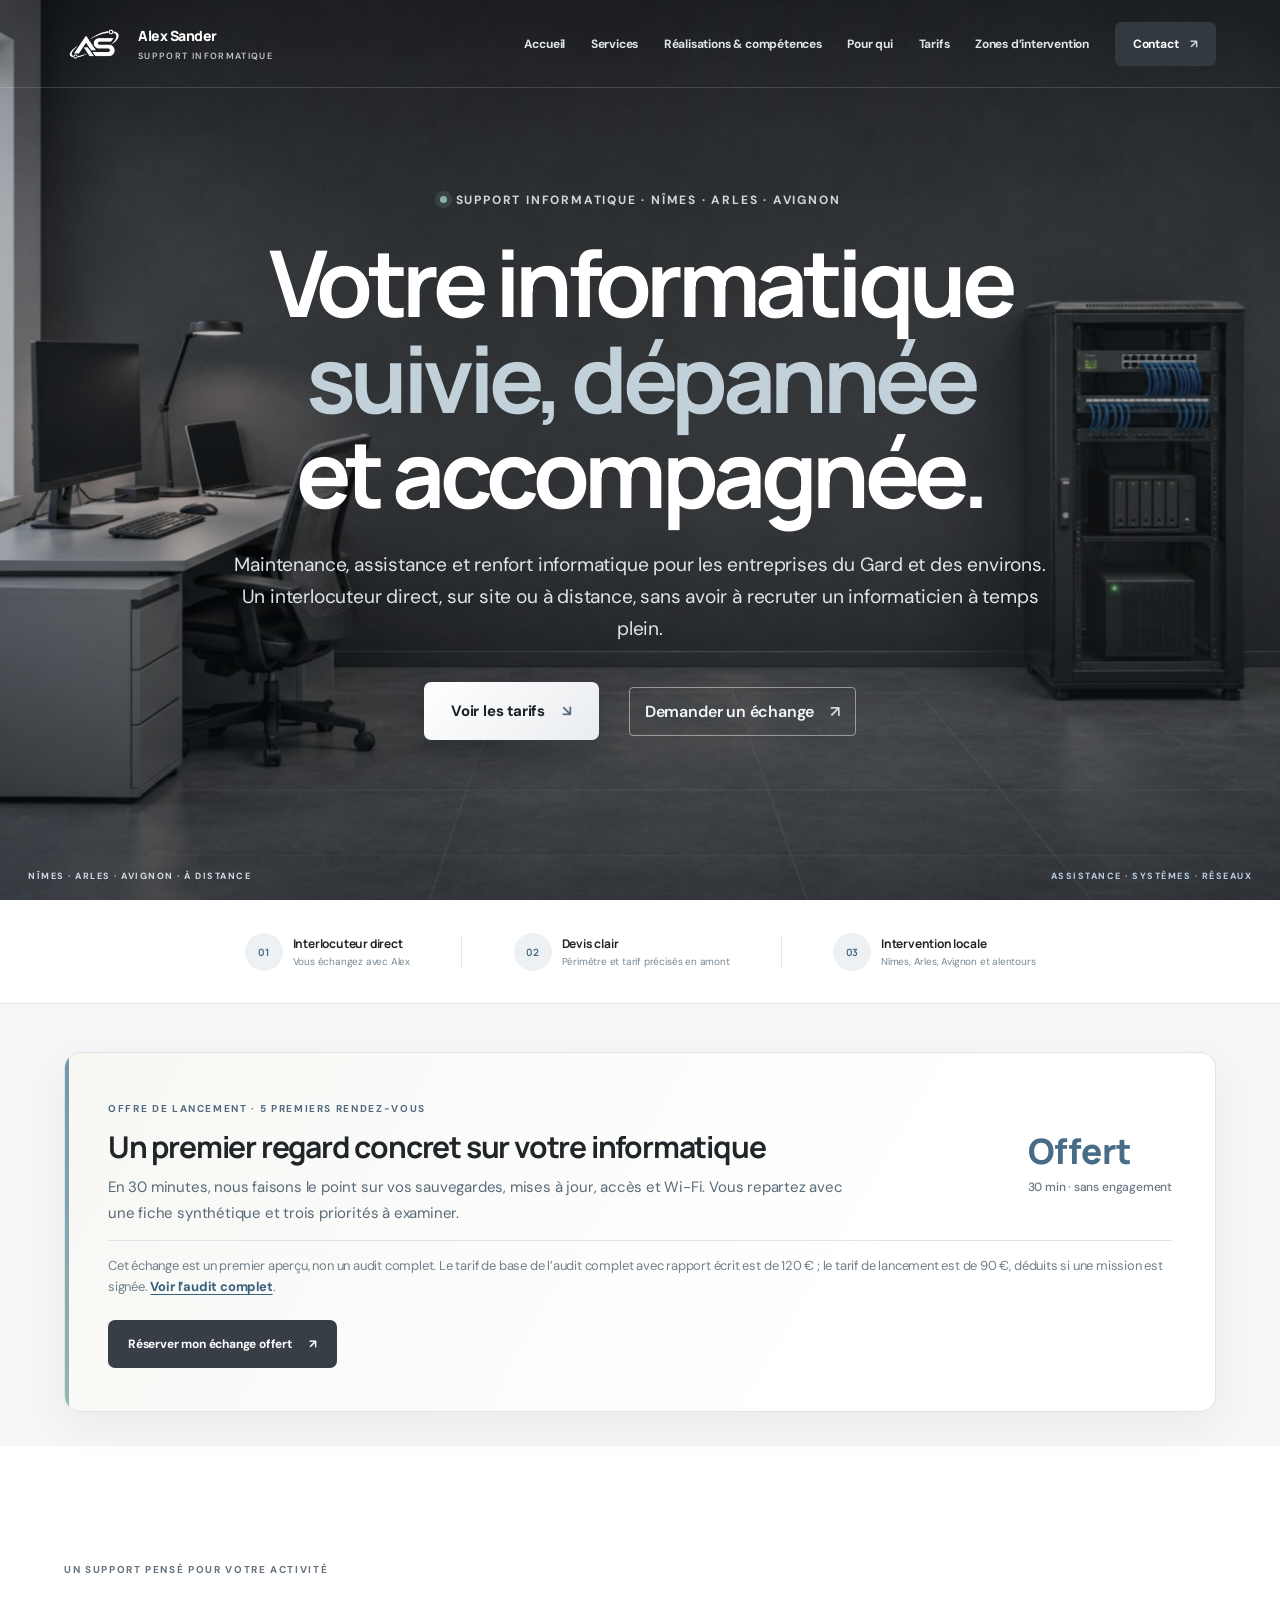
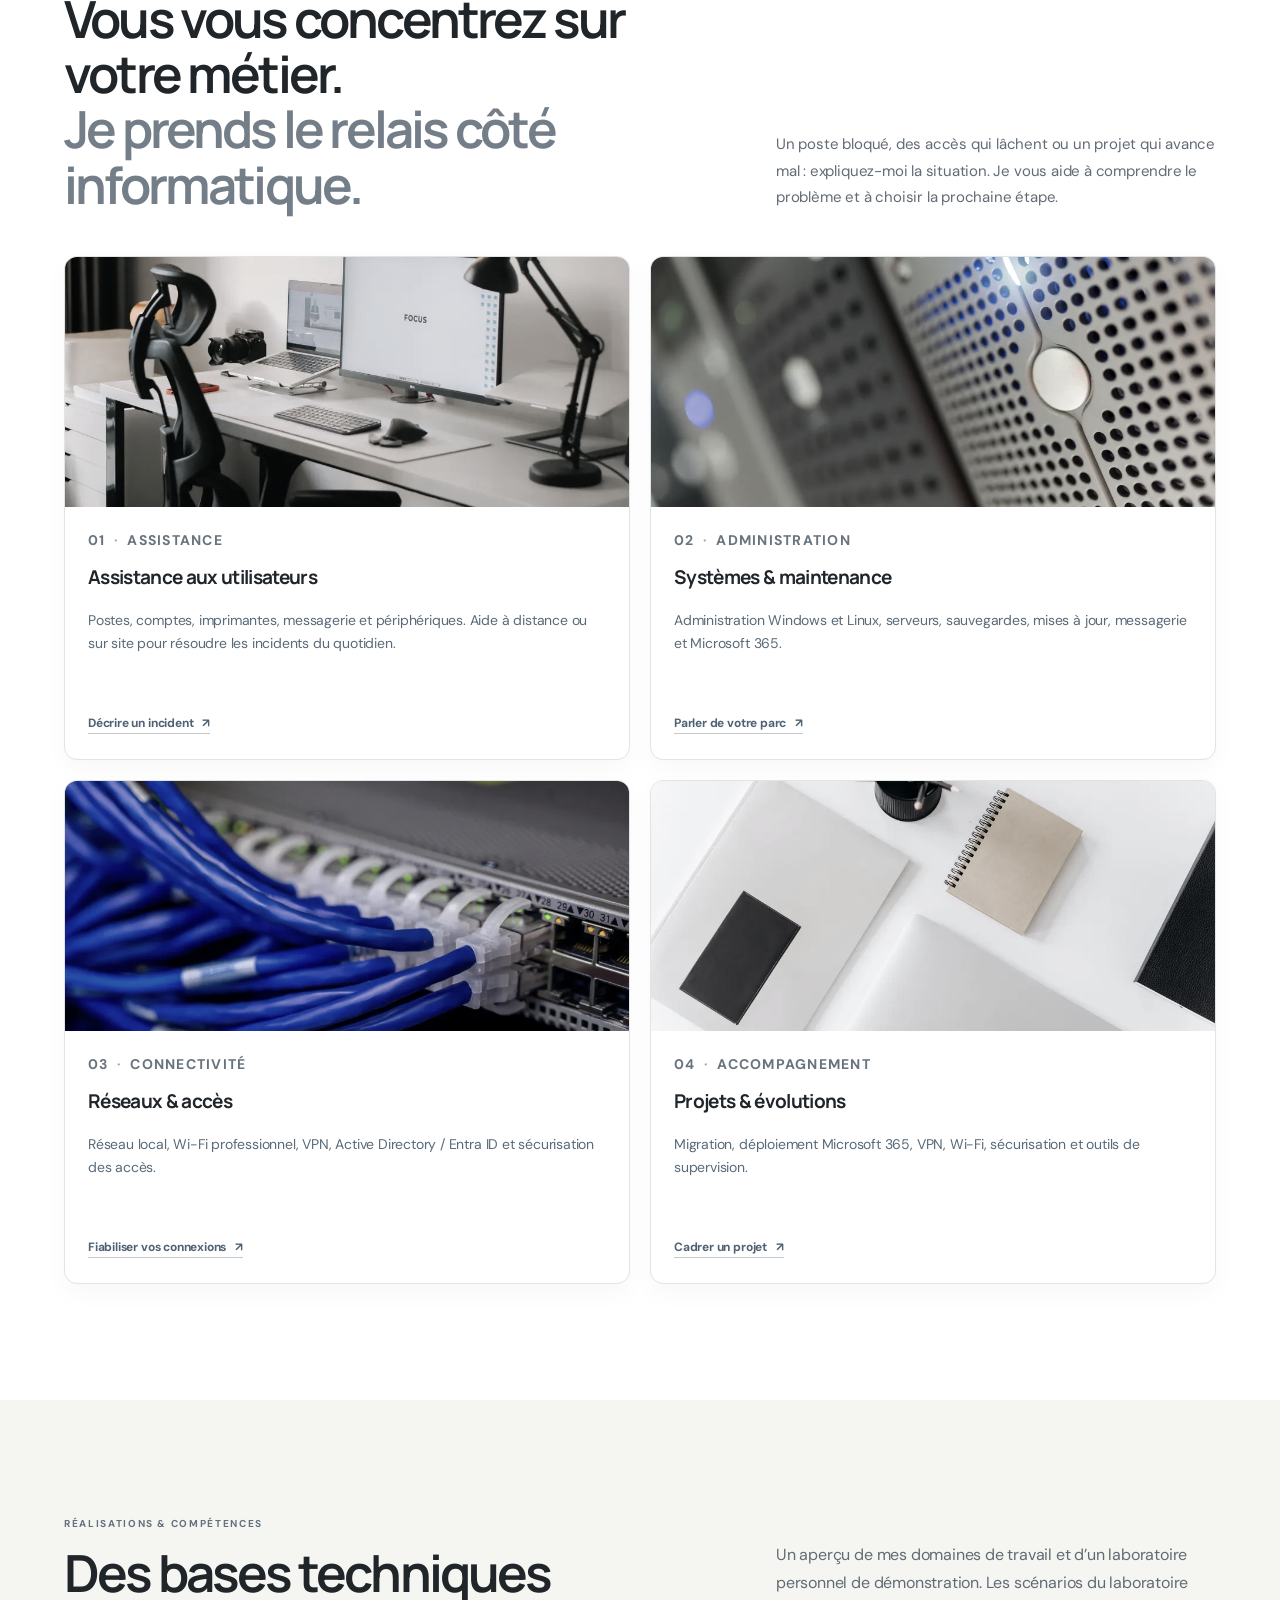
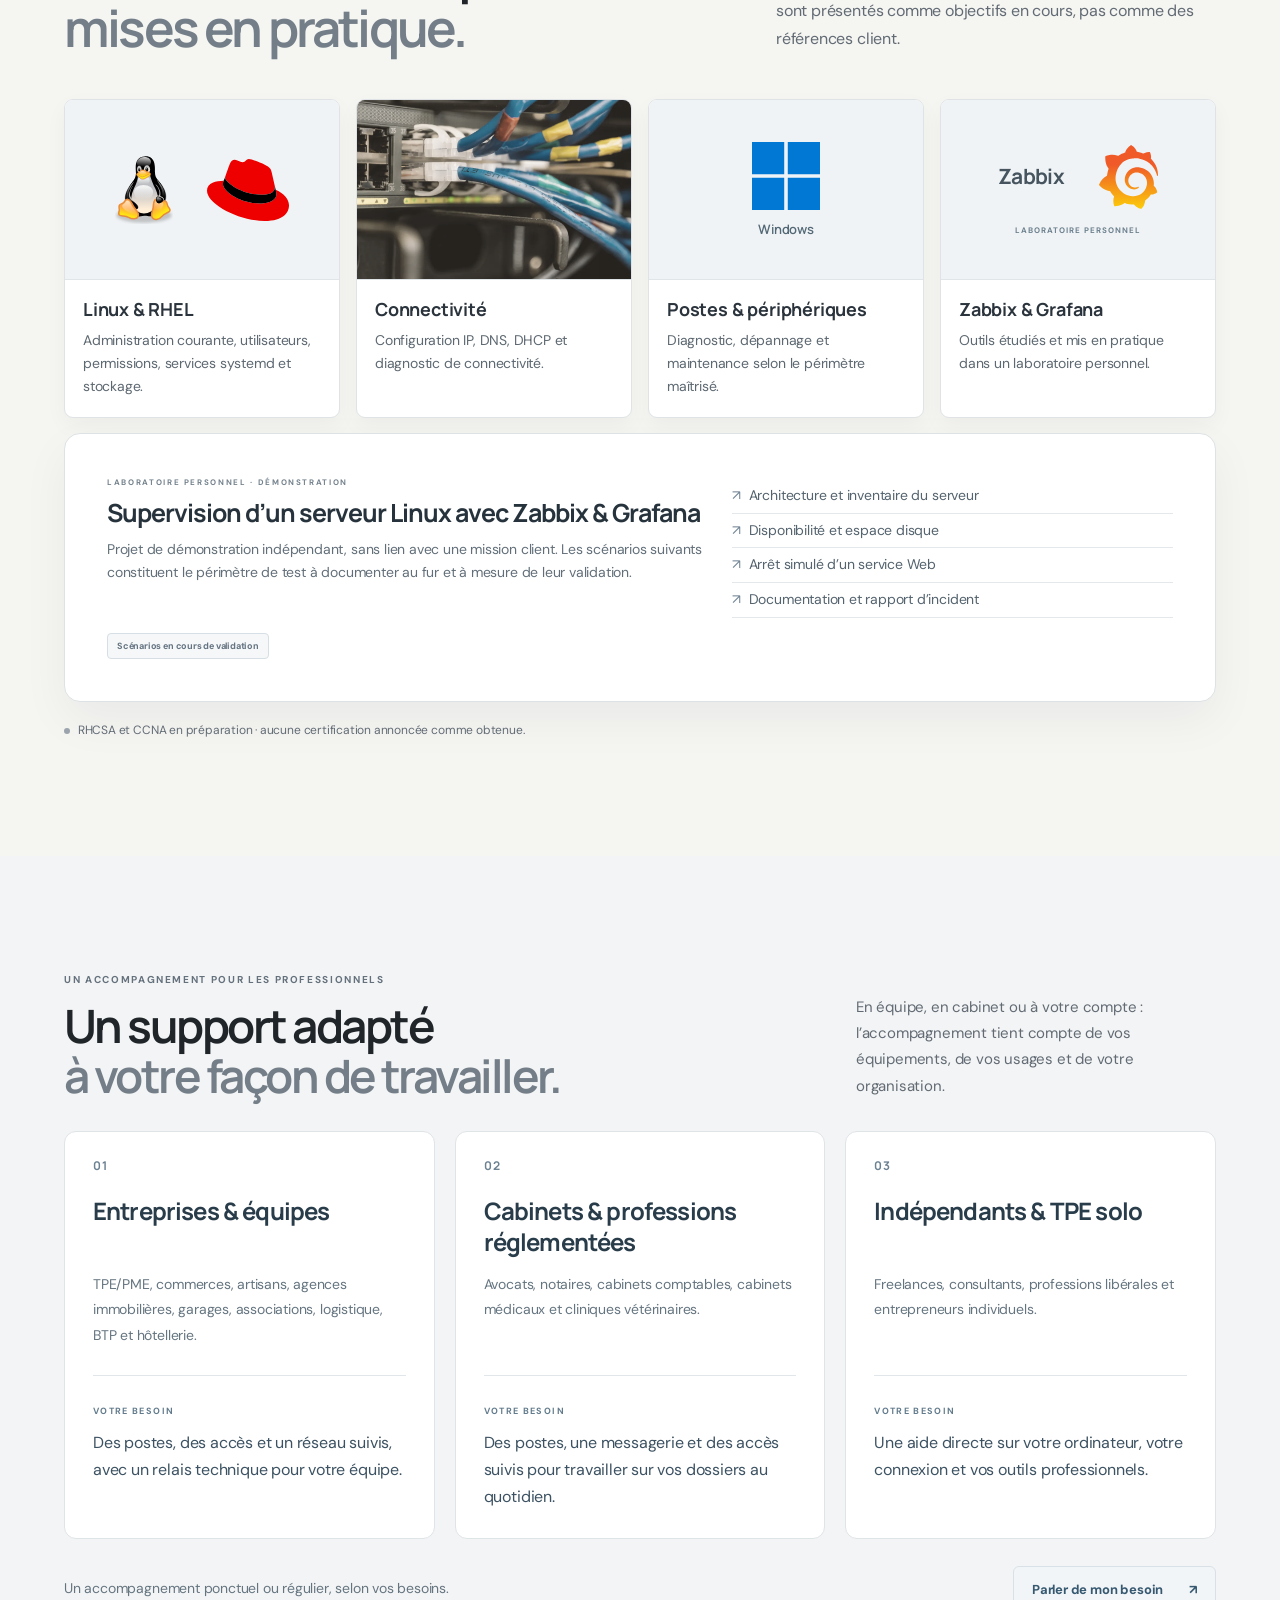
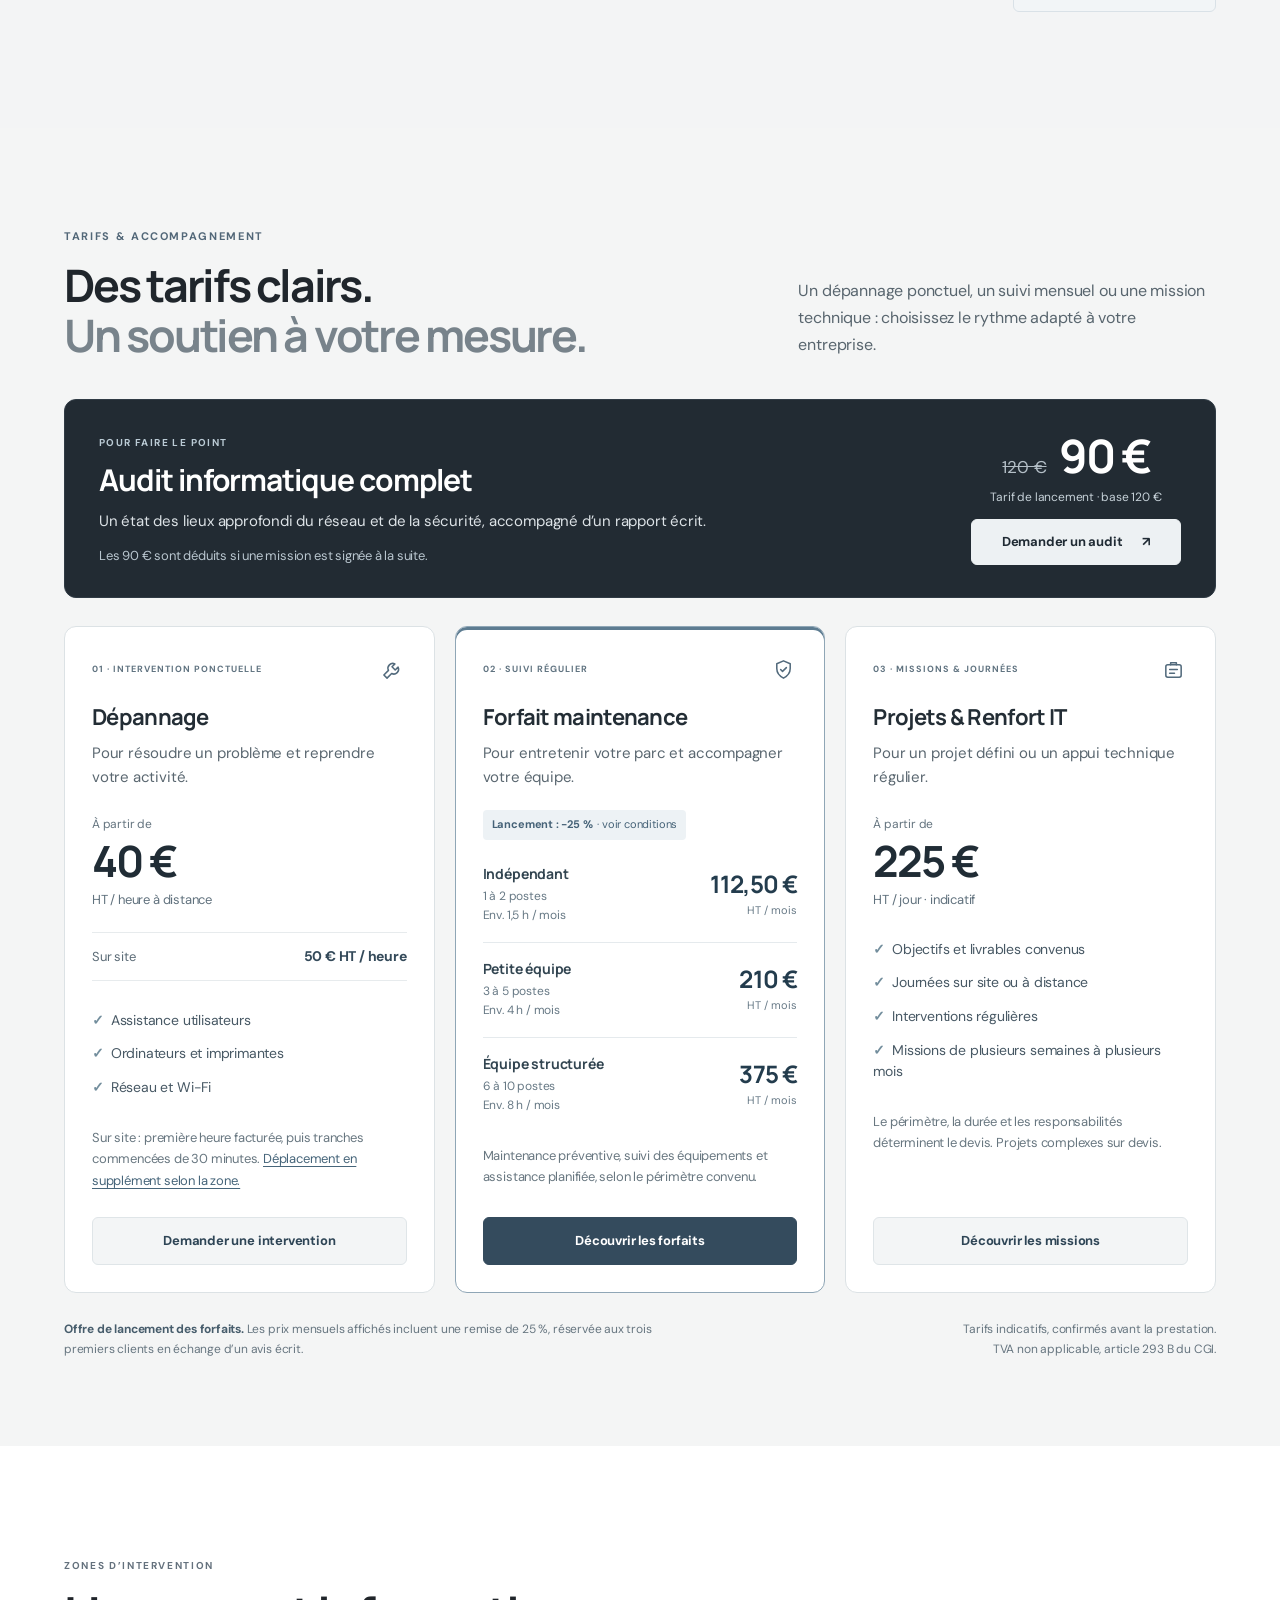
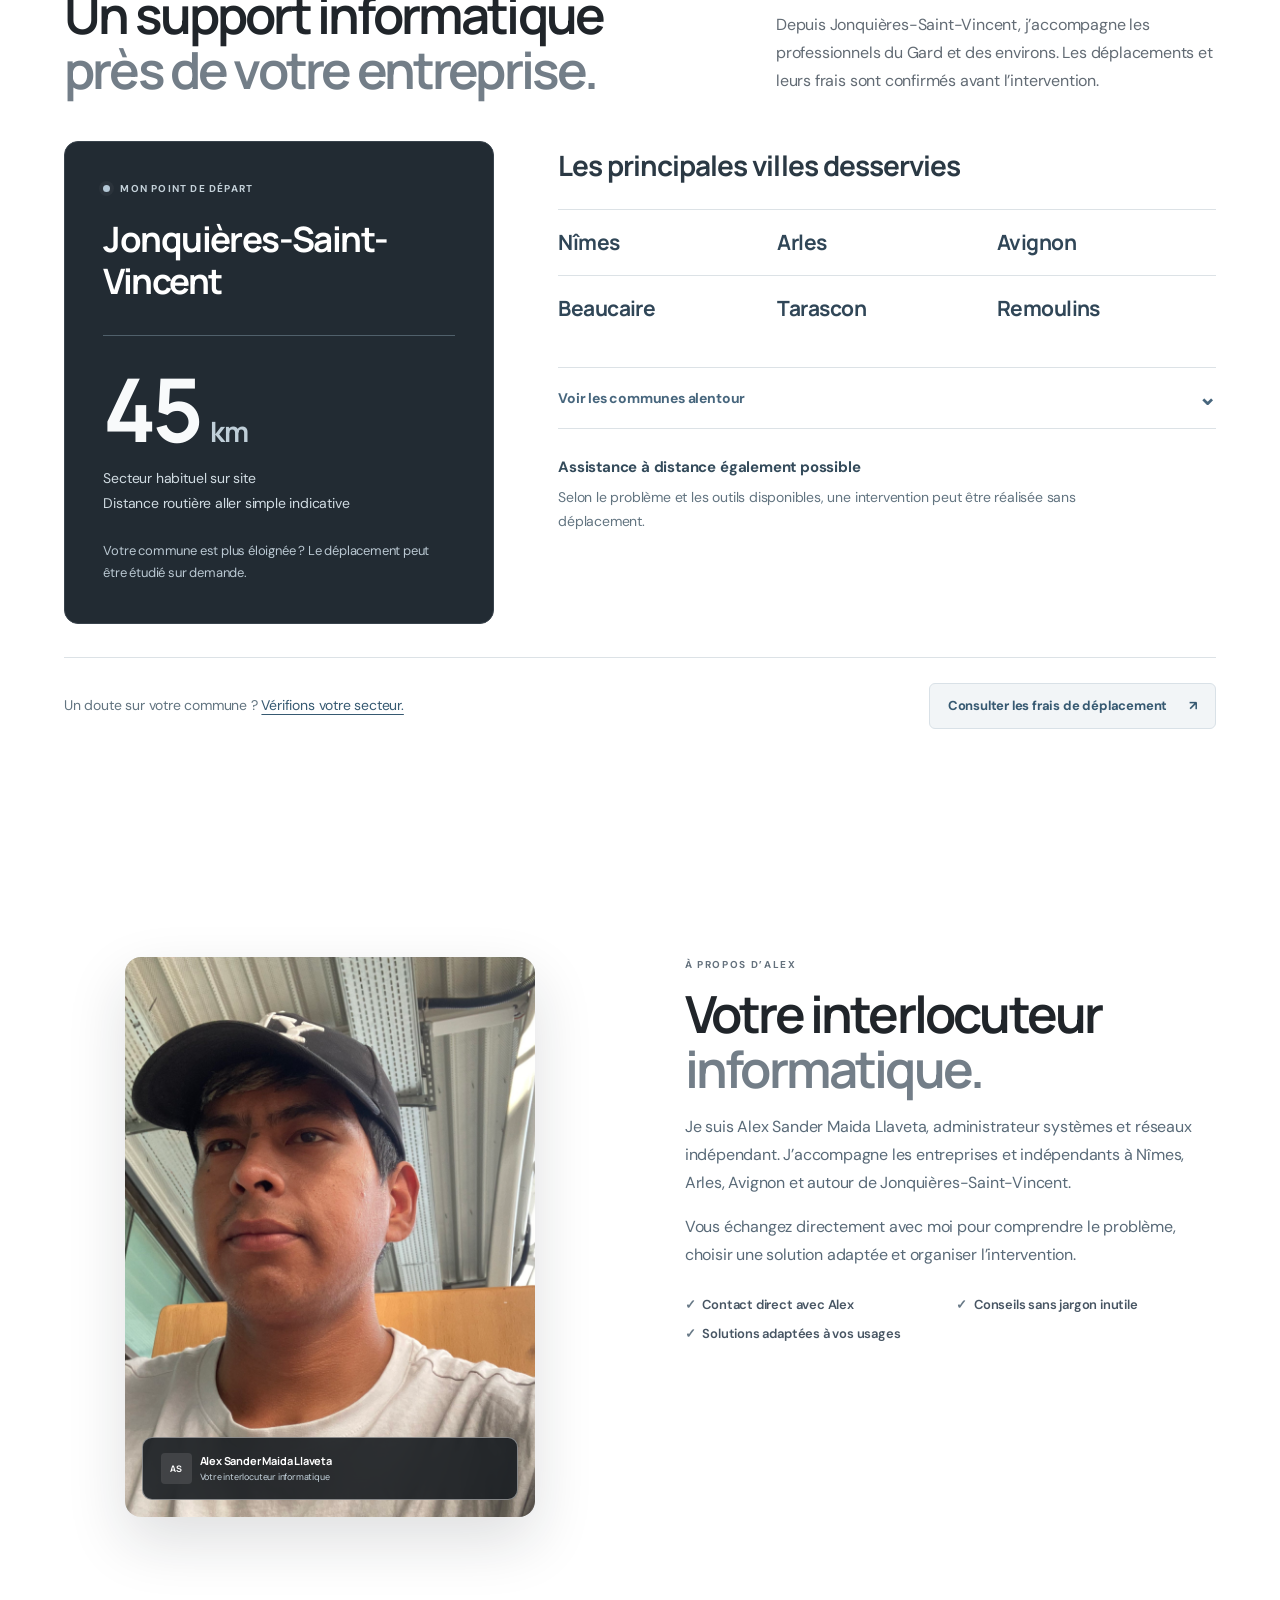
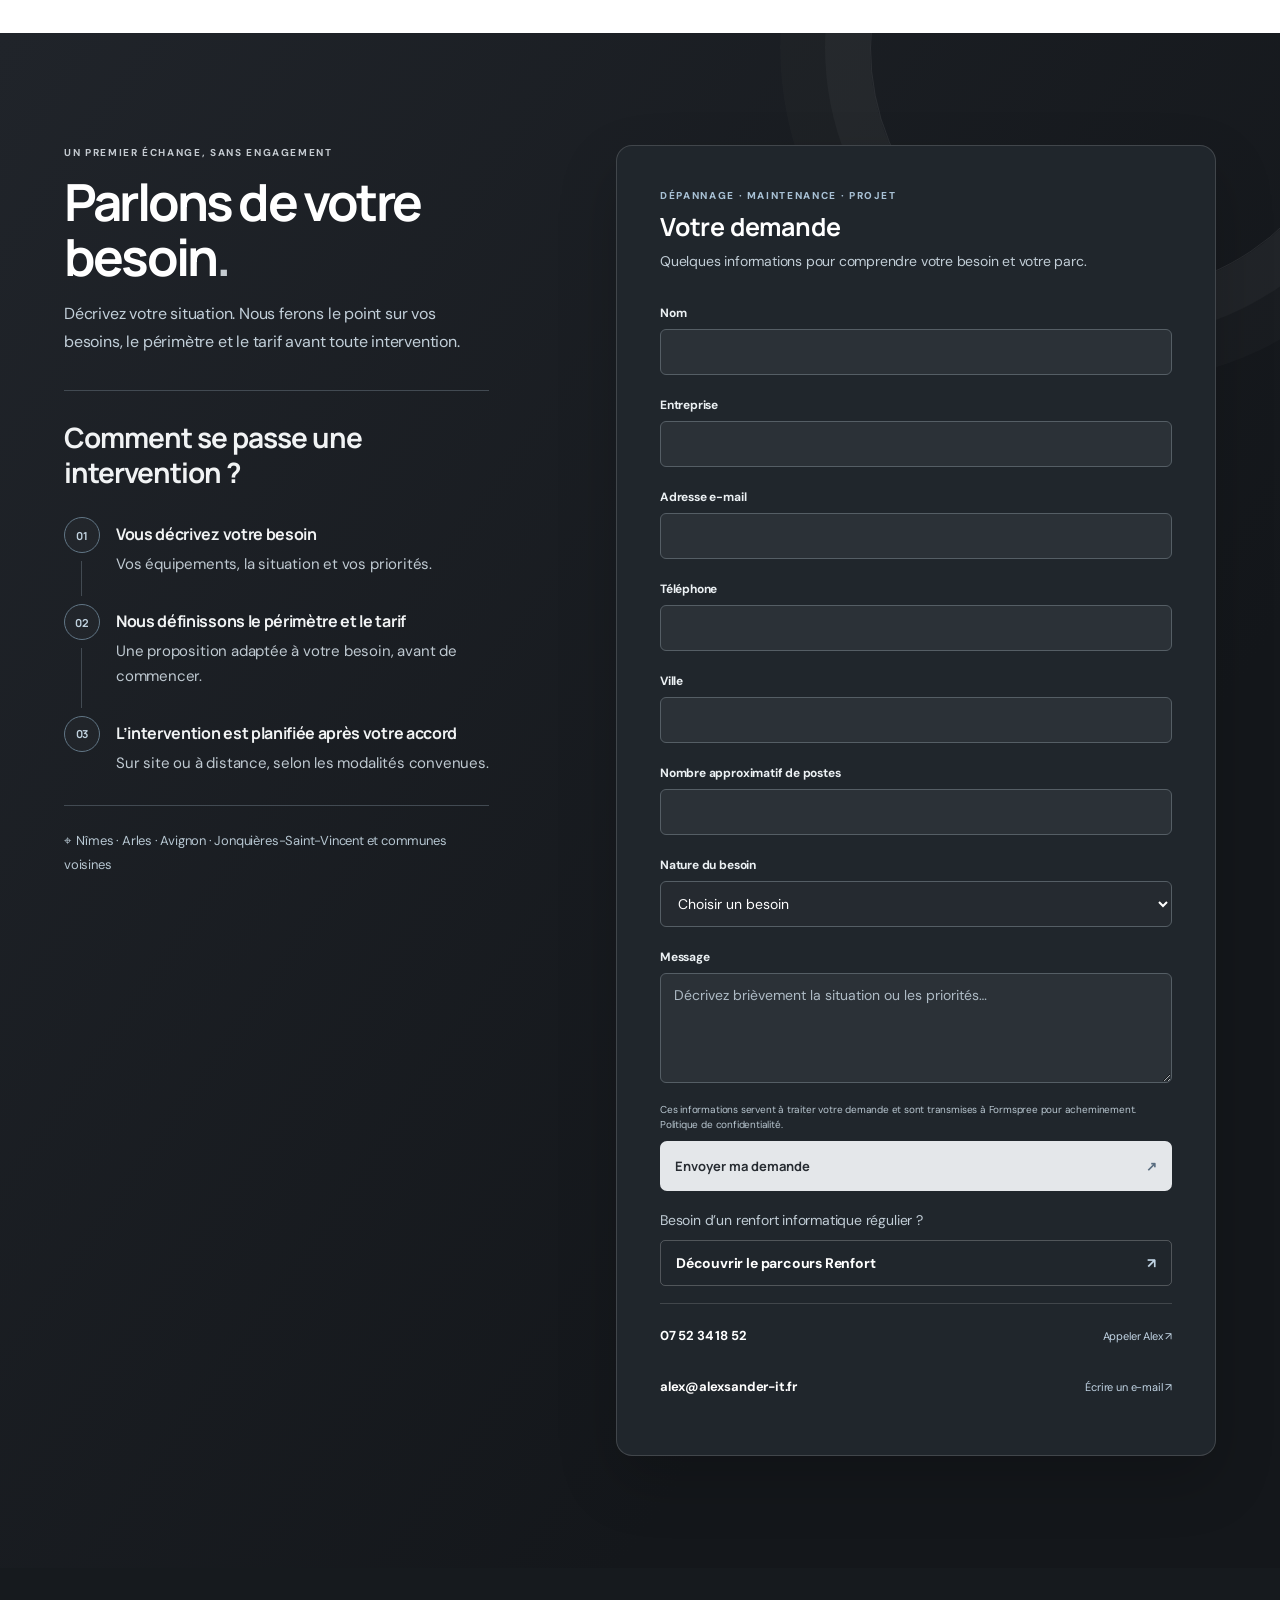
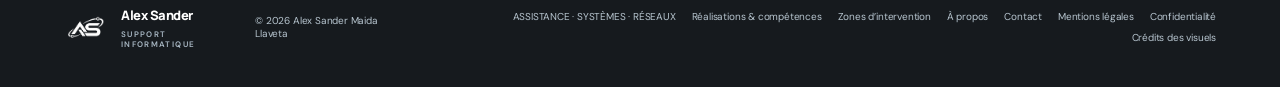
<file: index.html>
<!doctype html>
<html lang="fr">
<head>
  <meta charset="utf-8">
  <meta name="viewport" content="width=device-width, initial-scale=1">
  <meta name="theme-color" content="#171a1f">
  <meta name="description" content="Support informatique professionnel pour TPE, cabinets et indépendants à Nîmes, Arles, Avignon et autour de Jonquières-Saint-Vincent.">
  <title>Support informatique à Nîmes, Arles et Avignon | Alex Sander</title>
  <link rel="preconnect" href="https://fonts.googleapis.com">
  <link rel="preconnect" href="https://fonts.gstatic.com" crossorigin>
  <link href="https://fonts.googleapis.com/css2?family=DM+Sans:wght@400;500;600;700&family=Manrope:wght@400;500;600;700;800&display=swap" rel="stylesheet">
  <link rel="icon" type="image/png" href="logo-as-orbit.png">
  <link rel="stylesheet" href="style.css">
  <link rel="stylesheet" href="premium.css">
</head>
<body>
  <header class="site-header">
    <a class="brand" href="#accueil" aria-label="Accueil"><img class="brand-logo" src="logo-as-orbit.png" alt=""><span class="brand-name">Alex Sander<small>Support informatique</small></span></a>
    <button class="menu-toggle" aria-label="Ouvrir le menu" aria-expanded="false"><span></span><span></span></button>
    <nav class="nav" aria-label="Navigation principale"><a href="#accueil">Accueil</a><a href="#services">Services</a><a href="#realisations">Réalisations & compétences</a><a href="#secteurs">Pour qui</a><a href="#tarifs">Tarifs</a><a href="#zones">Zones d’intervention</a><a class="nav-contact" href="#contact">Contact <span>↗</span></a></nav>
  </header>
  <main>
    <section class="hero hero-home" id="accueil">
      <picture class="hero-media">
        <source media="(max-aspect-ratio: 1/1)" srcset="assets/photos/hero-pme-workspace-mobile.jpg" width="941" height="1672">
        <img class="hero-photo" src="assets/photos/hero-pme-workspace.jpg" alt="" aria-hidden="true" width="1672" height="941" fetchpriority="high" decoding="async" data-source="illustration" data-subject="Espace informatique de PME avec un poste de travail et une baie réseau compacte">
      </picture>
      <div class="hero-overlay" aria-hidden="true"></div>
      <div class="hero-inner section-wrap">
        <div class="hero-copy">
          <p class="hero-kicker"><span></span> SUPPORT INFORMATIQUE · NÎMES · ARLES · AVIGNON</p>
          <h1>Votre informatique<br><em>suivie, dépannée</em><br>et accompagnée.</h1>
          <p class="hero-lead">Maintenance, assistance et renfort informatique pour les entreprises du Gard et des environs. Un interlocuteur direct, sur site ou à distance, sans avoir à recruter un informaticien à temps plein.</p>
          <div class="hero-actions"><a class="button button-light" href="#tarifs">Voir les tarifs <span>↘</span></a><a class="hero-link" href="#contact">Demander un échange <span>↗</span></a></div>
        </div>
      </div>
      <div class="hero-caption"><span>NÎMES · ARLES · AVIGNON · À DISTANCE</span><span>ASSISTANCE · SYSTÈMES · RÉSEAUX</span></div>
      <a class="scroll-cue" href="#services" aria-label="Défiler vers les services"><span></span></a>
    </section>

    
    <div class="trust-strip"><div><span class="trust-icon">01</span><span><b>Interlocuteur direct</b><small>Vous échangez avec Alex</small></span></div><i></i><div><span class="trust-icon">02</span><span><b>Devis clair</b><small>Périmètre et tarif précisés en amont</small></span></div><i></i><div><span class="trust-icon">03</span><span><b>Intervention locale</b><small>Nîmes, Arles, Avignon et alentours</small></span></div></div>

    <section class="launch-offer-section" aria-labelledby="launch-offer-title"><div class="section-wrap"><div class="audit-offer launch-offer-banner"><div><span class="price-type">OFFRE DE LANCEMENT · 5 PREMIERS RENDEZ-VOUS</span><h3 id="launch-offer-title">Un premier regard concret sur votre informatique</h3><p>En 30 minutes, nous faisons le point sur vos sauvegardes, mises à jour, accès et Wi-Fi. Vous repartez avec une fiche synthétique et trois priorités à examiner.</p></div><span class="audit-price">Offert<small>30 min · sans engagement</small></span><p class="audit-clarifier">Cet échange est un premier aperçu, non un audit complet. Le tarif de base de l’audit complet avec rapport écrit est de 120 € ; le tarif de lancement est de 90 €, déduits si une mission est signée. <a href="#audit-complet">Voir l’audit complet</a>.</p><a class="button button-dark launch-offer-cta" href="?besoin=express#contact-form">Réserver mon échange offert <span>↗</span></a></div></div></section>
        <section class="services section-wrap" id="services">
      <div class="section-heading"><div><p class="eyebrow">UN SUPPORT PENSÉ POUR VOTRE ACTIVITÉ</p><h2>Vous vous concentrez sur votre métier.<br><span>Je prends le relais côté informatique.</span></h2></div><p>Un poste bloqué, des accès qui lâchent ou un projet qui avance mal : expliquez-moi la situation. Je vous aide à comprendre le problème et à choisir la prochaine étape.</p></div>
      <div class="service-grid">
        <article class="service-card"><div class="service-visual photo-visual photo-support-office"><img class="card-photo" src="assets/photos/support-office.webp" alt="Poste informatique et écran installés sur un bureau professionnel." width="960" height="1438" loading="lazy" decoding="async" data-source="stand-in" data-subject="support-office"></div><div class="service-content"><p class="service-kicker">01 <span>·</span> ASSISTANCE</p><h3>Assistance aux utilisateurs</h3><p>Postes, comptes, imprimantes, messagerie et périphériques. Aide à distance ou sur site pour résoudre les incidents du quotidien.</p><a href="#contact">Décrire un incident <span>↗</span></a></div></article>
        <article class="service-card"><div class="service-visual photo-visual photo-systems-server"><img class="card-photo" src="assets/photos/systems-server.webp" alt="Vue rapprochée de serveurs et de leurs voyants de fonctionnement." width="960" height="641" loading="lazy" decoding="async" data-source="stand-in" data-subject="systems-server"></div><div class="service-content"><p class="service-kicker">02 <span>·</span> ADMINISTRATION</p><h3>Systèmes & maintenance</h3><p>Administration Windows et Linux, serveurs, sauvegardes, mises à jour, messagerie et Microsoft 365.</p><a href="#contact">Parler de votre parc <span>↗</span></a></div></article>
        <article class="service-card"><div class="service-visual photo-visual photo-network-switch"><img class="card-photo" src="assets/photos/network-switch.webp" alt="Câbles Ethernet bleus raccordés à un équipement réseau." width="960" height="639" loading="lazy" decoding="async" data-source="stand-in" data-subject="network-switch"></div><div class="service-content"><p class="service-kicker">03 <span>·</span> CONNECTIVITÉ</p><h3>Réseaux & accès</h3><p>Réseau local, Wi-Fi professionnel, VPN, Active Directory / Entra ID et sécurisation des accès.</p><a href="#contact">Fiabiliser vos connexions <span>↗</span></a></div></article>
        <article class="service-card"><div class="service-visual photo-visual photo-project-deployment"><img class="card-photo" src="assets/photos/project-deployment.webp" alt="Ordinateur portable et carnet de préparation sur un bureau." width="960" height="640" loading="lazy" decoding="async" data-source="stand-in" data-subject="project-deployment"></div><div class="service-content"><p class="service-kicker">04 <span>·</span> ACCOMPAGNEMENT</p><h3>Projets & évolutions</h3><p>Migration, déploiement Microsoft 365, VPN, Wi-Fi, sécurisation et outils de supervision.</p><a href="#contact">Cadrer un projet <span>↗</span></a></div></article>
      </div>
    </section>


    <section class="portfolio-section" id="realisations"><div class="section-wrap">
      <div class="section-heading"><div><p class="eyebrow">RÉALISATIONS & COMPÉTENCES</p><h2>Des bases techniques<br><span>mises en pratique.</span></h2></div><p>Un aperçu de mes domaines de travail et d’un laboratoire personnel de démonstration. Les scénarios du laboratoire sont présentés comme objectifs en cours, pas comme des références client.</p></div>
      <div class="competence-grid">
        <article><div class="competence-brand-panel competence-brand-linux"><div class="vendor-pair"><img class="vendor-mark vendor-linux-tux" src="assets/icons/linux-tux.svg" alt="Linux" width="72" height="72" loading="lazy" decoding="async"><img class="vendor-mark vendor-redhat" src="assets/icons/redhat.svg" alt="Red Hat" width="72" height="72" loading="lazy" decoding="async"></div></div><div class="competence-copy"><h3>Linux & RHEL</h3><p>Administration courante, utilisateurs, permissions, services systemd et stockage.</p></div></article>
        <article><div class="competence-photo photo-visual photo-network-detail"><img class="card-photo" src="assets/photos/network-detail.webp" alt="Détail des connexions Ethernet d’un équipement réseau." width="960" height="640" loading="lazy" decoding="async" data-source="stand-in" data-subject="network-detail"></div><div class="competence-copy"><h3>Connectivité</h3><p>Configuration IP, DNS, DHCP et diagnostic de connectivité.</p></div></article>
        <article><div class="competence-brand-panel competence-brand-windows"><div class="vendor-single"><img class="vendor-mark vendor-windows" src="assets/icons/windows.svg" alt="Windows" width="72" height="72" loading="lazy" decoding="async"><span>Windows</span></div></div><div class="competence-copy"><h3>Postes & périphériques</h3><p>Diagnostic, dépannage et maintenance selon le périmètre maîtrisé.</p></div></article>
        <article><div class="competence-brand-panel competence-brand-monitoring"><div class="vendor-pair"><span class="vendor-name">Zabbix</span><img class="vendor-mark vendor-grafana" src="assets/icons/grafana.svg" alt="Grafana" width="72" height="72" loading="lazy" decoding="async"></div><span class="competence-lab-label">LABORATOIRE PERSONNEL</span></div><div class="competence-copy"><h3>Zabbix & Grafana</h3><p>Outils étudiés et mis en pratique dans un laboratoire personnel.</p></div></article>
      </div>
      <article class="lab-project"><div><p class="eyebrow">LABORATOIRE PERSONNEL · DÉMONSTRATION</p><h3>Supervision d’un serveur Linux avec Zabbix & Grafana</h3><p>Projet de démonstration indépendant, sans lien avec une mission client. Les scénarios suivants constituent le périmètre de test à documenter au fur et à mesure de leur validation.</p></div><ul><li>Architecture et inventaire du serveur</li><li>Disponibilité et espace disque</li><li>Arrêt simulé d’un service Web</li><li>Documentation et rapport d’incident</li></ul><span class="lab-status">Scénarios en cours de validation</span></article>
      <p class="training-note"><span></span> RHCSA et CCNA en préparation · aucune certification annoncée comme obtenue.</p>
    </div></section>

        <section class="audiences audiences-compact" id="secteurs" aria-labelledby="audience-title"><div class="section-wrap">
      <div class="section-heading"><div><p class="eyebrow">UN ACCOMPAGNEMENT POUR LES PROFESSIONNELS</p><h2 id="audience-title">Un support adapté<br> <span>à votre façon de travailler.</span></h2></div><p>En équipe, en cabinet ou à votre compte : l’accompagnement tient compte de vos équipements, de vos usages et de votre organisation.</p></div>
      <div class="audience-grid">
        <article class="audience-group audience-profile" id="structures" aria-labelledby="audience-team-title">
          <span class="audience-profile-number" aria-hidden="true">01</span>
          <h3 id="audience-team-title">Entreprises & équipes</h3>
          <p class="audience-profile-examples">TPE/PME, commerces, artisans, agences immobilières, garages, associations, logistique, BTP et hôtellerie.</p>
          <div class="audience-profile-need"><span>VOTRE BESOIN</span><p>Des postes, des accès et un réseau suivis, avec un relais technique pour votre équipe.</p></div>
        </article>
        <article class="audience-group audience-profile" id="cabinets" aria-labelledby="audience-practice-title">
          <span class="audience-profile-number" aria-hidden="true">02</span>
          <h3 id="audience-practice-title">Cabinets & professions réglementées</h3>
          <p class="audience-profile-examples">Avocats, notaires, cabinets comptables, cabinets médicaux et cliniques vétérinaires.</p>
          <div class="audience-profile-need"><span>VOTRE BESOIN</span><p>Des postes, une messagerie et des accès suivis pour travailler sur vos dossiers au quotidien.</p></div>
        </article>
        <article class="audience-group audience-profile" id="autonomie" aria-labelledby="audience-independent-title">
          <span class="audience-profile-number" aria-hidden="true">03</span>
          <h3 id="audience-independent-title">Indépendants & TPE solo</h3>
          <p class="audience-profile-examples">Freelances, consultants, professions libérales et entrepreneurs individuels.</p>
          <div class="audience-profile-need"><span>VOTRE BESOIN</span><p>Une aide directe sur votre ordinateur, votre connexion et vos outils professionnels.</p></div>
        </article>
      </div>
      <div class="audience-profile-footer"><p>Un accompagnement ponctuel ou régulier, selon vos besoins.</p><a href="#contact-form">Parler de mon besoin <span aria-hidden="true">↗</span></a></div>
    </div></section>

    <section class="pricing" id="tarifs" aria-labelledby="tarifs-title"><div class="section-wrap">
      <div class="tariff-heading">
        <p class="eyebrow">TARIFS & ACCOMPAGNEMENT</p>
        <h2 id="tarifs-title">Des tarifs clairs.<br><span>Un soutien à votre mesure.</span></h2>
        <p>Un dépannage ponctuel, un suivi mensuel ou une mission technique : choisissez le rythme adapté à votre entreprise.</p>
      </div>

      <article class="full-audit-card pricing-audit-card" id="audit-complet" aria-labelledby="audit-title">
        <div class="full-audit-copy">
          <span class="price-type">POUR FAIRE LE POINT</span>
          <h3 id="audit-title">Audit informatique complet</h3>
          <p>Un état des lieux approfondi du réseau et de la sécurité, accompagné d’un rapport écrit.</p>
          <p class="audit-credit">Les 90 € sont déduits si une mission est signée à la suite.</p>
        </div>
        <div class="audit-booking">
          <div class="full-audit-price"><del>120 €</del><b>90 €</b></div>
          <span class="audit-launch-label">Tarif de lancement · base 120 €</span>
          <a class="audit-booking-link" href="?besoin=audit#contact-form">Demander un audit <span aria-hidden="true">↗</span></a>
        </div>
      </article>

      <div class="price-grid tariff-card-grid">
        <article class="price-card tariff-card price-card-repair">
          <div class="tariff-card-top"><span class="price-type">01 · INTERVENTION PONCTUELLE</span><span class="price-card-icon" aria-hidden="true"><svg viewBox="0 0 24 24"><path d="M14.5 6.2a5 5 0 0 0-6.7 6.7L3 17.7 6.3 21l4.8-4.8a5 5 0 0 0 6.7-6.7l-3 3-3.3-3.3 3-3Z"/></svg></span></div>
          <h3>Dépannage</h3>
          <p class="tariff-intro">Pour résoudre un problème et reprendre votre activité.</p>
          <div class="tariff-price-block"><span>À partir de</span><div class="tariff-rate"><strong>40 €</strong><span>HT / heure à distance</span></div></div>
          <p class="tariff-site-rate"><span>Sur site</span><strong>50 € HT / heure</strong></p>
          <ul class="tariff-features"><li>Assistance utilisateurs</li><li>Ordinateurs et imprimantes</li><li>Réseau et Wi-Fi</li></ul>
          <p class="tariff-secondary">Sur site : première heure facturée, puis tranches commencées de 30 minutes. <a href="?besoin=depannage#contact-form" data-offer-open-travel aria-haspopup="dialog" aria-controls="offer-detail-dialog">Déplacement en supplément selon la zone.</a></p>
          <a class="tariff-button" href="?besoin=depannage#contact-form" data-offer-dialog="depannage" aria-haspopup="dialog" aria-controls="offer-detail-dialog"><span>Demander une intervention</span></a>
        </article>

        <article class="price-card tariff-card price-featured tariff-card-maintenance">
          <div class="tariff-card-top"><span class="price-type">02 · SUIVI RÉGULIER</span><span class="price-card-icon" aria-hidden="true"><svg viewBox="0 0 24 24"><path d="M12 3 19 6v5c0 4.4-2.7 7.8-7 10-4.3-2.2-7-5.6-7-10V6l7-3Z"/><path d="m9 12 2 2 4-4"/></svg></span></div>
          <h3>Forfait maintenance</h3>
          <p class="tariff-intro">Pour entretenir votre parc et accompagner votre équipe.</p>
          <a class="maintenance-discount" href="#conditions-forfaits">Lancement : −25 % <span>· voir conditions</span></a>
          <div class="maintenance-tier-list" aria-label="Les trois forfaits mensuels">
            <div><span>Indépendant<small>1 à 2 postes<br>Env. 1,5 h / mois</small></span><strong>112,50 €<small>HT / mois</small></strong></div>
            <div><span>Petite équipe<small>3 à 5 postes<br>Env. 4 h / mois</small></span><strong>210 €<small>HT / mois</small></strong></div>
            <div><span>Équipe structurée<small>6 à 10 postes<br>Env. 8 h / mois</small></span><strong>375 €<small>HT / mois</small></strong></div>
          </div>
          <p class="tariff-secondary">Maintenance préventive, suivi des équipements et assistance planifiée, selon le périmètre convenu.</p>
          <a class="tariff-button" href="?besoin=maintenance#contact-form" data-offer-dialog="maintenance" aria-haspopup="dialog" aria-controls="offer-detail-dialog"><span>Découvrir les forfaits</span></a>
        </article>

        <article class="price-card tariff-card price-card-reinforcement">
          <div class="tariff-card-top"><span class="price-type">03 · MISSIONS & JOURNÉES</span><span class="price-card-icon" aria-hidden="true"><svg viewBox="0 0 24 24"><rect x="4" y="7" width="16" height="13" rx="2"/><path d="M9 7V5h6v2m-7 5h8m-8 4h5"/></svg></span></div>
          <h3>Projets & Renfort IT</h3>
          <p class="tariff-intro">Pour un projet défini ou un appui technique régulier.</p>
          <div class="tariff-price-block"><span>À partir de</span><div class="tariff-rate"><strong>225 €</strong><span>HT / jour · indicatif</span></div></div>
          <ul class="tariff-features"><li>Objectifs et livrables convenus</li><li>Journées sur site ou à distance</li><li>Interventions régulières</li><li>Missions de plusieurs semaines à plusieurs mois</li></ul>
          <p class="tariff-secondary">Le périmètre, la durée et les responsabilités déterminent le devis. Projets complexes sur devis.</p>
          <a class="tariff-button" href="?besoin=projet#contact-form" data-offer-dialog="missions" aria-haspopup="dialog" aria-controls="offer-detail-dialog"><span>Découvrir les missions</span></a>
        </article>
      </div>

      <div class="pricing-conditions" id="conditions-forfaits">
        <p><b>Offre de lancement des forfaits.</b> Les prix mensuels affichés incluent une remise de 25 %, réservée aux trois premiers clients en échange d’un avis écrit.</p>
        <p>Tarifs indicatifs, confirmés avant la prestation.<br>TVA non applicable, article 293 B du CGI.</p>
      </div>
    </div></section>

    <section class="local-pages coverage-section" id="zones" aria-labelledby="coverage-title"><div class="section-wrap">
      <div class="section-heading"><div><p class="eyebrow">ZONES D’INTERVENTION</p><h2 id="coverage-title">Un support informatique<br> <span>près de votre entreprise.</span></h2></div><p>Depuis Jonquières-Saint-Vincent, j’accompagne les professionnels du Gard et des environs. Les déplacements et leurs frais sont confirmés avant l’intervention.</p></div>
      <div class="coverage-layout">
        <div class="coverage-base">
          <p class="eyebrow"><span class="coverage-origin" aria-hidden="true"></span> MON POINT DE DÉPART</p>
          <h3>Jonquières-Saint-Vincent</h3>
          <div class="coverage-range"><strong>45 <span>km</span></strong><p>Secteur habituel sur site<br>Distance routière aller simple indicative</p></div>
          <p class="coverage-base-note">Votre commune est plus éloignée ? Le déplacement peut être étudié sur demande.</p>
        </div>
        <div class="coverage-destinations">
          <h3>Les principales villes desservies</h3>
          <ul class="coverage-towns" aria-label="Principales villes"><li>Nîmes</li><li>Arles</li><li>Avignon</li><li>Beaucaire</li><li>Tarascon</li><li>Remoulins</li></ul>
          <details class="coverage-communes">
            <summary>Voir les communes alentour <span aria-hidden="true">⌄</span></summary>
            <div class="coverage-communes-content"><p>Quelques communes du secteur, selon le trajet et le besoin :</p><ul class="coverage-villages"><li>Aramon</li><li>Barbentane</li><li>Bellegarde</li><li>Bouillargues</li><li>Boulbon</li><li>Castillon-du-Gard</li><li>Châteaurenard</li><li>Collias</li><li>Eyragues</li><li>Fontvieille</li><li>Fournès</li><li>Fourques</li><li>Garons</li><li>Graveson</li><li>Les Baux-de-Provence</li><li>Maillane</li><li>Manduel</li><li>Meynes</li><li>Montfrin</li><li>Redessan</li><li>Rognonas</li><li>Saint-Bonnet-du-Gard</li><li>Saint-Étienne-du-Grès</li><li>Saint-Gilles</li><li>Saint-Rémy-de-Provence</li><li>Sernhac</li><li>Vers-Pont-du-Gard</li><li>Villeneuve-lès-Avignon</li></ul><p class="coverage-outside">Orange est au-delà du secteur habituel et peut être étudiée au cas par cas.</p></div>
          </details>
          <div class="coverage-remote"><strong>Assistance à distance également possible</strong><p>Selon le problème et les outils disponibles, une intervention peut être réalisée sans déplacement.</p></div>
        </div>
      </div>
      <div class="coverage-footer"><p>Un doute sur votre commune ? <a href="#contact-form">Vérifions votre secteur.</a></p><a class="coverage-travel-link" href="?besoin=depannage#contact-form" data-offer-open-travel aria-haspopup="dialog" aria-controls="offer-detail-dialog">Consulter les frais de déplacement <span aria-hidden="true">↗</span></a></div>
    </div></section>


    <section class="about section-wrap" id="apropos"><div class="about-photo"><img src="photo-alex.jpg" alt="Alex Sander Maida Llaveta, administrateur systèmes et réseaux"><div class="photo-label"><span>AS</span><div><b>Alex Sander Maida Llaveta</b><small>Votre interlocuteur informatique</small></div></div></div><div class="about-copy"><p class="eyebrow">À PROPOS D’ALEX</p><h2>Votre interlocuteur<br> <span>informatique.</span></h2><p>Je suis Alex Sander Maida Llaveta, administrateur systèmes et réseaux indépendant. J’accompagne les entreprises et indépendants à Nîmes, Arles, Avignon et autour de Jonquières-Saint-Vincent.</p><p>Vous échangez directement avec moi pour comprendre le problème, choisir une solution adaptée et organiser l’intervention.</p><div class="about-points"><span><b>✓</b> Contact direct avec Alex</span><span><b>✓</b> Conseils sans jargon inutile</span><span><b>✓</b> Solutions adaptées à vos usages</span></div></div></section>
    <section class="contact contact-home" id="contact"><div class="contact-glow"></div><div class="section-wrap contact-inner"><div class="contact-copy"><p class="eyebrow">UN PREMIER ÉCHANGE, SANS ENGAGEMENT</p><h2>Parlons de votre besoin<span>.</span></h2><p>Décrivez votre situation. Nous ferons le point sur vos besoins, le périmètre et le tarif avant toute intervention.</p>
          <div class="contact-method" id="methode" aria-labelledby="contact-method-title">
            <h3 id="contact-method-title">Comment se passe une intervention ?</h3>
            <ol class="contact-steps">
              <li><span class="contact-step-number" aria-hidden="true">01</span><div><strong>Vous décrivez votre besoin</strong><p>Vos équipements, la situation et vos priorités.</p></div></li>
              <li><span class="contact-step-number" aria-hidden="true">02</span><div><strong>Nous définissons le périmètre et le tarif</strong><p>Une proposition adaptée à votre besoin, avant de commencer.</p></div></li>
              <li><span class="contact-step-number" aria-hidden="true">03</span><div><strong>L’intervention est planifiée après votre accord</strong><p>Sur site ou à distance, selon les modalités convenues.</p></div></li>
            </ol>
          </div>
        <div class="contact-area">⌖ &nbsp;Nîmes · Arles · Avignon · Jonquières-Saint-Vincent et communes voisines</div></div><div class="contact-actions contact-form-wrap" id="contact-form"><p class="form-kicker">DÉPANNAGE · MAINTENANCE · PROJET</p><h3>Votre demande</h3><p class="form-intro">Quelques informations pour comprendre votre besoin et votre parc.</p><form class="lead-form" id="lead-form" action="https://formspree.io/f/mgaanbez" method="post"><input type="hidden" name="_subject" value="Maintenance informatique - nouvelle demande"><div class="form-honeypot" aria-hidden="true"><label for="home-ma-website">Ne pas remplir</label><input id="home-ma-website" name="_gotcha" type="text" tabindex="-1" autocomplete="off"></div><label for="home-ma-name">Nom</label><input id="home-ma-name" name="name" type="text" autocomplete="name" required><label for="home-ma-company">Entreprise</label><input id="home-ma-company" name="company" type="text" autocomplete="organization" required><label for="home-ma-email">Adresse e-mail</label><input id="home-ma-email" name="email" type="email" autocomplete="email" required><label for="home-ma-phone">Téléphone</label><input id="home-ma-phone" name="phone" type="tel" autocomplete="tel"><label for="home-ma-city">Ville</label><input id="home-ma-city" name="city" type="text" autocomplete="address-level2" required><label for="home-ma-workstations">Nombre approximatif de postes</label><input id="home-ma-workstations" name="workstations" type="number" min="1" step="1" required><label for="home-ma-need">Nature du besoin</label><select id="home-ma-need" name="need_type" required><option value="">Choisir un besoin</option><option>Dépannage ponctuel</option><option>Maintenance préventive</option><option>Forfait mensuel</option><option>Mission projet / évolution technique</option><option>Renfort informatique</option><option>Échange express offert (30 min)</option><option>Audit informatique complet</option><option>Réseau ou Wi-Fi</option><option>Autre</option></select><label for="home-ma-message">Message</label><textarea id="home-ma-message" name="message" rows="4" placeholder="Décrivez brièvement la situation ou les priorités…" required></textarea><p class="form-privacy">Ces informations servent à traiter votre demande et sont transmises à Formspree pour acheminement. <a href="confidentialite.html">Politique de confidentialité</a>.</p><div class="form-status" data-fs-success role="status" aria-live="polite"></div><div class="form-error" data-fs-error role="alert"></div><p class="form-setup-hint" id="form-setup-hint">Si le formulaire est indisponible, écrivez à <a href="mailto:alex@alexsander-it.fr">alex@alexsander-it.fr</a>.</p><button class="form-submit" type="submit" data-fs-submit-btn disabled>Envoyer ma demande <span>↗</span></button></form><p class="form-intro contact-renfort-intro">Besoin d’un renfort informatique régulier ?</p><a class="contact-route-link" href="renfort-informatique.html#demande">Découvrir le parcours Renfort <span>↗</span></a><div class="contact-backup"><a href="tel:+33752341852"><b>07 52 34 18 52</b><span>Appeler Alex ↗</span></a><a href="mailto:alex@alexsander-it.fr"><b>alex@alexsander-it.fr</b><span>Écrire un e-mail ↗</span></a></div></div></div></section>
  </main>
  <dialog class="offer-detail-dialog" id="offer-detail-dialog" aria-labelledby="offer-detail-title">
    <div class="offer-dialog-shell">
      <header class="offer-dialog-header">
        <div><p class="eyebrow" id="offer-detail-kicker"></p><h2 id="offer-detail-title"></h2></div>
        <button class="offer-dialog-close" type="button" aria-label="Fermer le détail de l’offre" autofocus><span aria-hidden="true">×</span></button>
      </header>
      <div class="offer-dialog-content" id="offer-detail-content"></div>
      <footer class="offer-dialog-footer">
        <button class="offer-dialog-back" type="button">Revenir aux tarifs</button>
        <a class="offer-dialog-primary" id="offer-detail-request" href="#contact-form">Parler de mon besoin <span aria-hidden="true">↗</span></a>
      </footer>
    </div>
  </dialog>

  <template id="offer-shared-travel">
    <div class="travel-panel"><div class="travel-heading"><div><p class="eyebrow">INTERVENTIONS SUR SITE</p><h3>Frais de déplacement</h3></div><p>Distance routière aller simple depuis Jonquières-Saint-Vincent. Le forfait couvre l’aller-retour et s’applique une fois par visite.</p></div><div class="travel-zones"><article><span>0–15 km</span><strong>0 €</strong><small>Zone proche</small></article><article><span>16–25 km</span><strong>20 €</strong><small>Par visite</small></article><article><span>26–35 km</span><strong>35 €</strong><small>Par visite</small></article><article><span>36–45 km</span><strong>50 €</strong><small>Par visite</small></article><article class="travel-quote"><span>Au-delà de 45 km</span><strong>Sur devis</strong><small>Avant l’intervention</small></article></div><p class="travel-note"><b>Temps sur site :</b> facturé séparément. Pour un dépannage ponctuel, la première heure est facturée, puis les tranches commencées de 30 minutes. Pour un client au forfait, le temps est décompté des heures prévues.</p></div>
  </template>

  <template id="offer-content-depannage">
    <p class="offer-dialog-intro">Une intervention ciblée pour comprendre l’incident, résoudre le problème et vous expliquer la suite.</p>
    <div class="offer-detail-rates">
      <div><span>ASSISTANCE À DISTANCE</span><div data-offer-clone=".price-card-repair .tariff-rate"></div></div>
      <div><span>INTERVENTION SUR SITE</span><strong data-offer-text=".price-card-repair .tariff-site-rate strong"></strong><p>Déplacement en supplément selon la zone.</p></div>
    </div>
    <h3>Pour quels besoins ?</h3>
    <div data-offer-clone=".price-card-repair .tariff-features"></div>
    <p class="offer-detail-note" data-offer-text=".price-card-repair .tariff-secondary"></p>
    <details class="offer-detail-disclosure"><summary><span class="disclosure-show">Voir les frais de déplacement</span><span class="disclosure-hide">Masquer les frais de déplacement</span></summary><div data-offer-clone="#offer-shared-travel"></div></details>
  </template>

  <template id="offer-content-maintenance">
    <p class="offer-dialog-intro">Un volume d’heures et des tâches définis ensemble, selon vos équipements et les besoins de votre équipe.</p>
    <div class="offer-detail-plans" data-offer-clone=".tariff-card-maintenance .maintenance-tier-list"></div>
    <p class="offer-detail-note" data-offer-text="#conditions-forfaits p:first-child"></p>
    <h3>Le suivi prévu au forfait</h3>
    <div class="maintenance-includes home-maintenance-includes"><article><span>01</span><div><b>Contrôles planifiés</b><p>Vérifications des sauvegardes lorsque les outils en place le permettent, selon le périmètre convenu.</p></div></article><article><span>02</span><div><b>Maintenance préventive</b><p>Mises à jour planifiées et vérifications courantes des postes et périphériques.</p></div></article><article><span>03</span><div><b>Assistance & priorités</b><p>Les heures prévues au forfait sont utilisées à distance ou sur site. Les délais et la priorisation sont précisés au contrat.</p></div></article><article><span>04</span><div><b>Suivi du parc</b><p>Gestion courante des accès, points de suivi et recommandations utiles à l’activité.</p></div></article></div>
    <p class="offer-detail-note">La supervision ou les évolutions importantes qui dépassent la maintenance du quotidien sont cadrées séparément comme mission projet.</p>
    <details class="offer-detail-disclosure"><summary><span class="disclosure-show">Voir les frais de déplacement</span><span class="disclosure-hide">Masquer les frais de déplacement</span></summary><div data-offer-clone="#offer-shared-travel"></div></details>
  </template>

  <template id="offer-content-missions">
    <p class="offer-dialog-intro">Deux types de prestations : un résultat technique défini, ou une présence régulière auprès de votre équipe.</p>
    <div class="local-feature-grid mission-detail-grid">
        <article><span>01 · MISSION PROJET</span><h3>Un objectif technique, des livrables convenus.</h3><p>Pour une intervention délimitée : déploiement, configuration réseau, mise en place d’un outil de supervision ou documentation technique. Le périmètre, les étapes et le résultat attendu sont précisés ensemble.</p><p class="mission-pricing-note">À partir de 225 € HT/jour à titre indicatif. Les projets complexes sont chiffrés sur devis selon leur périmètre, leur durée et les responsabilités.</p><a class="button button-dark" href="?besoin=projet#contact-form">Demander un devis projet <span>↗</span></a></article>
        <article><span>02 · RENFORT INFORMATIQUE</span><h3>Un appui régulier, sans recrutement à temps plein.</h3><p>Support aux utilisateurs, maintenance et administration courante selon le périmètre maîtrisé. Journées dédiées sur site ou à distance, pour des missions de quelques semaines à plusieurs mois.</p><p class="mission-pricing-note">Tarif indicatif à partir de 225 € HT/jour, défini selon la nature et la durée de la mission. Les modalités de disponibilité sont convenues au contrat.</p><a class="button button-dark" href="renfort-informatique.html#demande">Échanger sur un renfort <span>↗</span></a><a class="mission-page-link" href="renfort-informatique.html">Voir le détail de l’offre Renfort <span>→</span></a></article>
      </div>
  </template>
  <footer class="footer"><a class="brand" href="#accueil"><img class="brand-logo" src="logo-as-orbit.png" alt=""><span class="brand-name">Alex Sander<small>Support informatique</small></span></a><span>© <span id="year"></span> Alex Sander Maida Llaveta</span><div><span>ASSISTANCE · SYSTÈMES · RÉSEAUX</span><a href="#realisations">Réalisations & compétences</a><a href="#zones">Zones d’intervention</a><a href="#apropos">À propos</a><a href="#contact">Contact</a><a href="mentions-legales.html">Mentions légales</a><a href="confidentialite.html">Confidentialité</a><a class="visual-credits-link" href="credits-visuels.html">Crédits des visuels</a><button class="analytics-manage" id="analytics-manage" type="button">Gérer les statistiques</button></div></footer>
  <script src="site-config.js"></script>
  <script src="script.js"></script>
  <div class="analytics-consent" id="analytics-consent" hidden role="dialog" aria-label="Choix des statistiques"><div><b>Statistiques de fréquentation</b><p>Avec votre accord, Umami aidera à comprendre quelles pages sont utiles. Vous pouvez refuser ou modifier ce choix à tout moment.</p></div><div class="analytics-consent-actions"><button type="button" id="analytics-accept">Accepter</button><button type="button" id="analytics-refuse">Refuser</button></div></div>
</body>
</html>
</file>
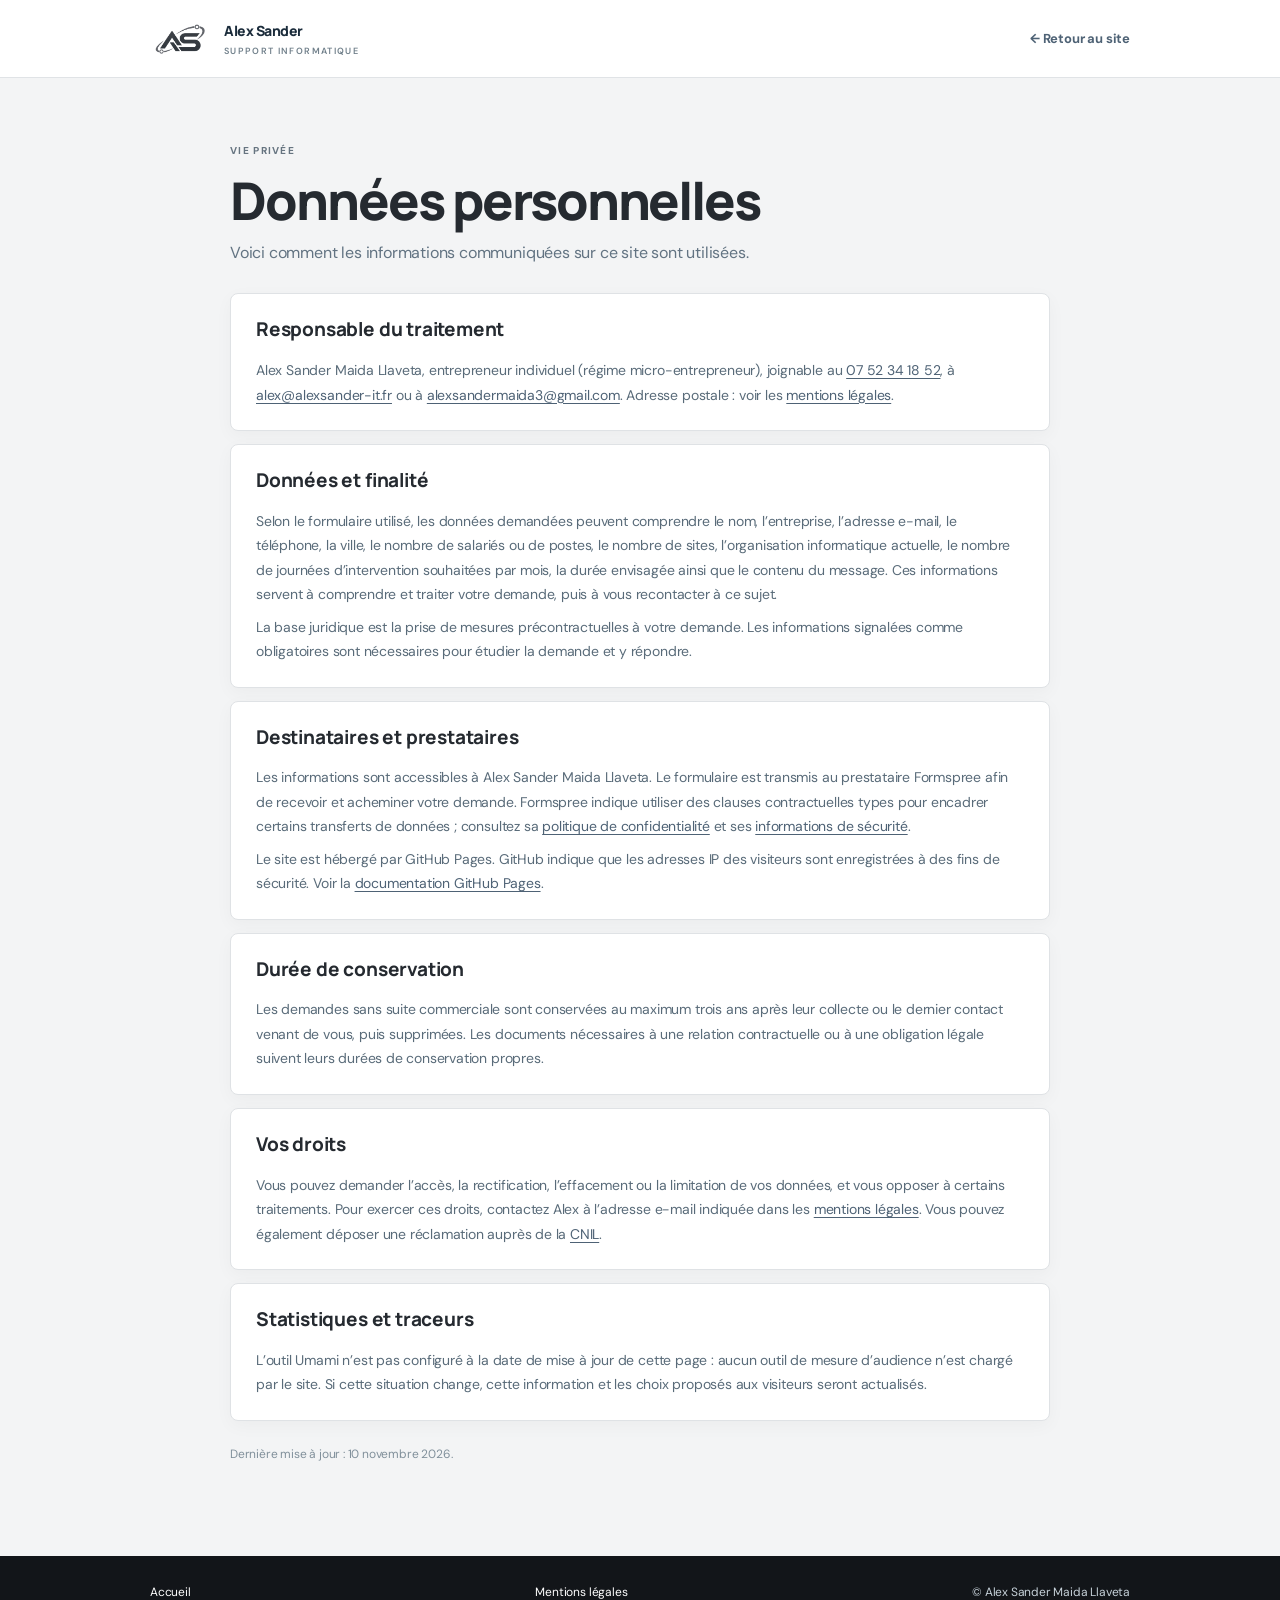
<file: confidentialite.html>
<!doctype html>
<html lang="fr">
<head>
  <meta charset="utf-8">
  <meta name="viewport" content="width=device-width, initial-scale=1">
  <meta name="theme-color" content="#f4f7f9">
  <meta name="description" content="Informations sur les données personnelles utilisées lors d’une demande de contact sur le site Alex Sander.">
  <title>Données personnelles | Alex Sander</title>
  <link rel="icon" type="image/png" href="logo-as-orbit.png">
  <link rel="preconnect" href="https://fonts.googleapis.com">
  <link rel="preconnect" href="https://fonts.gstatic.com" crossorigin>
  <link href="https://fonts.googleapis.com/css2?family=DM+Sans:wght@400;500;600;700&family=Manrope:wght@400;500;600;700;800&display=swap" rel="stylesheet">
  <link rel="stylesheet" href="style.css">
  <link rel="stylesheet" href="premium.css">
</head>
<body class="legal-page">
  <header class="legal-header"><a class="brand" href="index.html#accueil" aria-label="Accueil"><img class="brand-logo" src="logo-as-orbit.png" alt=""><span class="brand-name">Alex Sander<small>Support informatique</small></span></a><a class="legal-back" href="index.html">← Retour au site</a></header>
  <main class="legal-main">
    <p class="eyebrow">VIE PRIVÉE</p>
    <h1>Données personnelles</h1>
    <p class="legal-intro">Voici comment les informations communiquées sur ce site sont utilisées.</p>
    <section class="legal-card"><h2>Responsable du traitement</h2><p>Alex Sander Maida Llaveta, entrepreneur individuel (régime micro-entrepreneur), joignable au <a href="tel:+33752341852">07 52 34 18 52</a>, à <a href="mailto:alex@alexsander-it.fr">alex@alexsander-it.fr</a> ou à <a href="mailto:alexsandermaida3@gmail.com">alexsandermaida3@gmail.com</a>. Adresse postale : voir les <a href="mentions-legales.html">mentions légales</a>.</p></section>
    <section class="legal-card"><h2>Données et finalité</h2><p>Selon le formulaire utilisé, les données demandées peuvent comprendre le nom, l’entreprise, l’adresse e-mail, le téléphone, la ville, le nombre de salariés ou de postes, le nombre de sites, l’organisation informatique actuelle, le nombre de journées d’intervention souhaitées par mois, la durée envisagée ainsi que le contenu du message. Ces informations servent à comprendre et traiter votre demande, puis à vous recontacter à ce sujet.</p><p>La base juridique est la prise de mesures précontractuelles à votre demande. Les informations signalées comme obligatoires sont nécessaires pour étudier la demande et y répondre.</p></section>
    <section class="legal-card"><h2>Destinataires et prestataires</h2><p>Les informations sont accessibles à Alex Sander Maida Llaveta. Le formulaire est transmis au prestataire Formspree afin de recevoir et acheminer votre demande. Formspree indique utiliser des clauses contractuelles types pour encadrer certains transferts de données ; consultez sa <a href="https://formspree.io/legal/privacy-policy" rel="noopener noreferrer">politique de confidentialité</a> et ses <a href="https://formspree.io/security/" rel="noopener noreferrer">informations de sécurité</a>.</p><p>Le site est hébergé par GitHub Pages. GitHub indique que les adresses IP des visiteurs sont enregistrées à des fins de sécurité. Voir la <a href="https://docs.github.com/en/pages/getting-started-with-github-pages/what-is-github-pages#data-collection" rel="noopener noreferrer">documentation GitHub Pages</a>.</p></section>
    <section class="legal-card"><h2>Durée de conservation</h2><p>Les demandes sans suite commerciale sont conservées au maximum trois ans après leur collecte ou le dernier contact venant de vous, puis supprimées. Les documents nécessaires à une relation contractuelle ou à une obligation légale suivent leurs durées de conservation propres.</p></section>
    <section class="legal-card"><h2>Vos droits</h2><p>Vous pouvez demander l’accès, la rectification, l’effacement ou la limitation de vos données, et vous opposer à certains traitements. Pour exercer ces droits, contactez Alex à l’adresse e-mail indiquée dans les <a href="mentions-legales.html">mentions légales</a>. Vous pouvez également déposer une réclamation auprès de la <a href="https://www.cnil.fr/fr/adresser-une-plainte" rel="noopener noreferrer">CNIL</a>.</p></section>
    <section class="legal-card"><h2>Statistiques et traceurs</h2><p>L’outil Umami n’est pas configuré à la date de mise à jour de cette page : aucun outil de mesure d’audience n’est chargé par le site. Si cette situation change, cette information et les choix proposés aux visiteurs seront actualisés.</p></section>
    <p class="legal-updated">Dernière mise à jour : 10 novembre 2026.</p>
  </main>
  <footer class="legal-footer"><a href="index.html">Accueil</a><a href="mentions-legales.html">Mentions légales</a><span>© Alex Sander Maida Llaveta</span></footer>
</body>
</html>
</file>
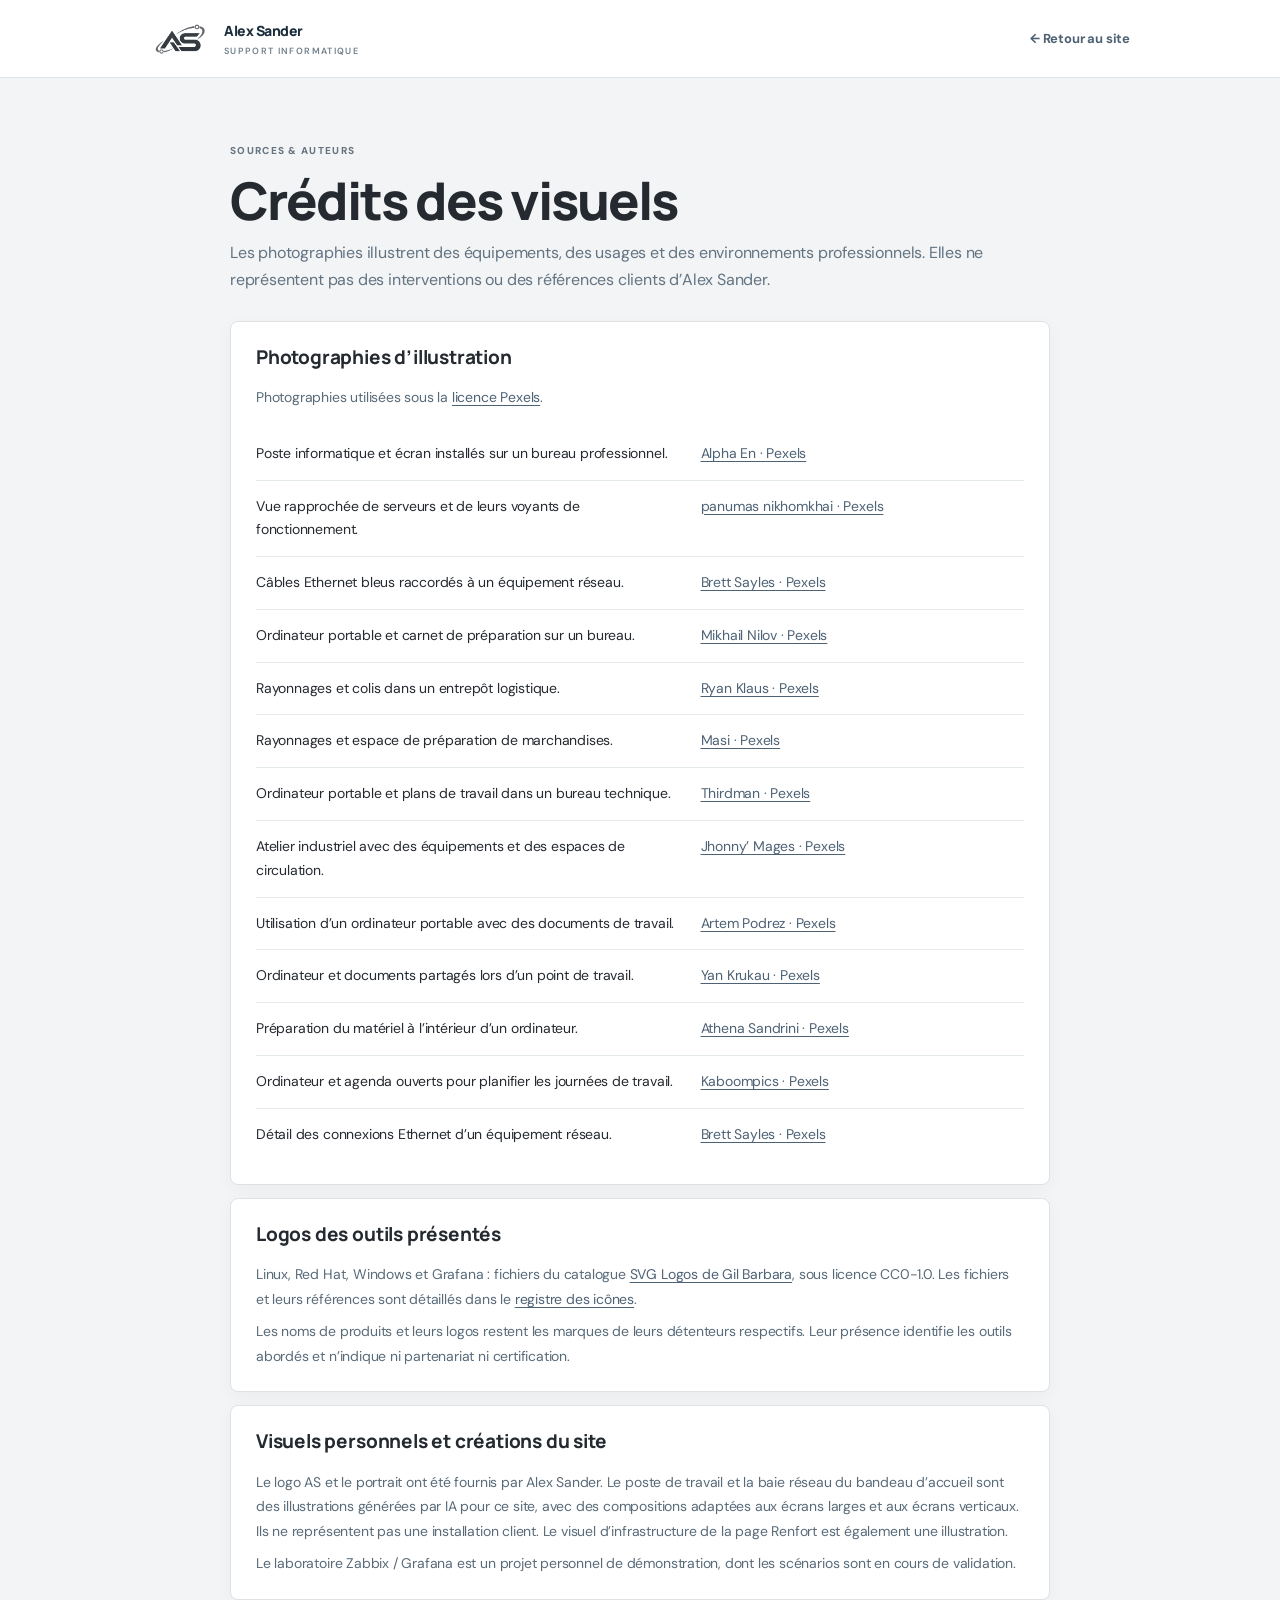
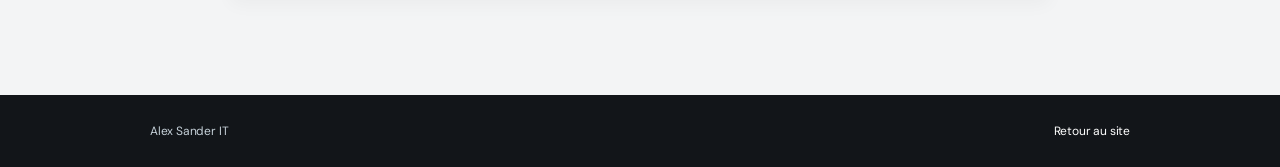
<file: credits-visuels.html>
<!doctype html>
<html lang="fr">
<head>
  <meta charset="utf-8">
  <meta name="viewport" content="width=device-width, initial-scale=1">
  <meta name="theme-color" content="#f4f7f9">
  <meta name="description" content="Sources et auteurs des photos d’illustration et des logos utilisés sur le site Alex Sander IT.">
  <title>Crédits des visuels | Alex Sander</title>
  <link rel="icon" type="image/png" href="logo-as-orbit.png">
  <link rel="preconnect" href="https://fonts.googleapis.com">
  <link rel="preconnect" href="https://fonts.gstatic.com" crossorigin>
  <link href="https://fonts.googleapis.com/css2?family=DM+Sans:wght@400;500;600;700&family=Manrope:wght@400;500;600;700;800&display=swap" rel="stylesheet">
  <link rel="stylesheet" href="style.css">
  <link rel="stylesheet" href="premium.css">
</head>
<body class="legal-page">
  <header class="legal-header"><a class="brand" href="index.html#accueil" aria-label="Accueil"><img class="brand-logo" src="logo-as-orbit.png" alt=""><span class="brand-name">Alex Sander<small>Support informatique</small></span></a><a class="legal-back" href="index.html">← Retour au site</a></header>

  <main class="legal-main visual-credits-page">
    <p class="eyebrow">SOURCES & AUTEURS</p><h1>Crédits des visuels</h1>
    <p class="legal-intro">Les photographies illustrent des équipements, des usages et des environnements professionnels. Elles ne représentent pas des interventions ou des références clients d’Alex Sander.</p>
    <section class="legal-card"><h2>Photographies d’illustration</h2><p>Photographies utilisées sous la <a href="https://www.pexels.com/license/" rel="noopener noreferrer">licence Pexels</a>.</p><ul class="photo-credit-list"><li><span>Poste informatique et écran installés sur un bureau professionnel.</span><a href="https://www.pexels.com/photo/desk-in-an-office-21325131/" rel="noopener noreferrer">Alpha En · Pexels</a></li>
<li><span>Vue rapprochée de serveurs et de leurs voyants de fonctionnement.</span><a href="https://www.pexels.com/photo/computer-server-in-data-center-room-17489156/" rel="noopener noreferrer">panumas nikhomkhai · Pexels</a></li>
<li><span>Câbles Ethernet bleus raccordés à un équipement réseau.</span><a href="https://www.pexels.com/photo/cables-connected-to-ethernet-ports-2881232/" rel="noopener noreferrer">Brett Sayles · Pexels</a></li>
<li><span>Ordinateur portable et carnet de préparation sur un bureau.</span><a href="https://www.pexels.com/photo/netbook-with-planner-and-jotter-placed-near-pencils-on-desk-6893329/" rel="noopener noreferrer">Mikhail Nilov · Pexels</a></li>
<li><span>Rayonnages et colis dans un entrepôt logistique.</span><a href="https://www.pexels.com/photo/low-angle-shot-of-boxes-standing-on-the-shelves-in-a-warehouse-27111449/" rel="noopener noreferrer">Ryan Klaus · Pexels</a></li>
<li><span>Rayonnages et espace de préparation de marchandises.</span><a href="https://www.pexels.com/photo/spacious-warehouse-interior-with-shelving-and-cart-30625283/" rel="noopener noreferrer">Masi · Pexels</a></li>
<li><span>Ordinateur portable et plans de travail dans un bureau technique.</span><a href="https://www.pexels.com/photo/blueprints-and-a-laptop-8470810/" rel="noopener noreferrer">Thirdman · Pexels</a></li>
<li><span>Atelier industriel avec des équipements et des espaces de circulation.</span><a href="https://www.pexels.com/photo/spacious-industrial-interior-of-modern-factory-workshop-30990849/" rel="noopener noreferrer">Jhonny’ Mages · Pexels</a></li>
<li><span>Utilisation d’un ordinateur portable avec des documents de travail.</span><a href="https://www.pexels.com/photo/person-using-silver-laptop-on-brown-wooden-surface-8518654/" rel="noopener noreferrer">Artem Podrez · Pexels</a></li>
<li><span>Ordinateur et documents partagés lors d’un point de travail.</span><a href="https://www.pexels.com/photo/a-person-using-a-laptop-while-in-a-meeting-7693733/" rel="noopener noreferrer">Yan Krukau · Pexels</a></li>
<li><span>Préparation du matériel à l’intérieur d’un ordinateur.</span><a href="https://www.pexels.com/photo/person-working-2582930/" rel="noopener noreferrer">Athena Sandrini · Pexels</a></li>
<li><span>Ordinateur et agenda ouverts pour planifier les journées de travail.</span><a href="https://www.pexels.com/photo/laptop-and-calendar-on-desk-5908729/" rel="noopener noreferrer">Kaboompics · Pexels</a></li>
<li><span>Détail des connexions Ethernet d’un équipement réseau.</span><a href="https://www.pexels.com/photo/ethernet-cable-connected-to-system-4818711/" rel="noopener noreferrer">Brett Sayles · Pexels</a></li></ul></section>
    <section class="legal-card"><h2>Logos des outils présentés</h2><p>Linux, Red Hat, Windows et Grafana : fichiers du catalogue <a href="https://github.com/gilbarbara/logos" rel="noopener noreferrer">SVG Logos de Gil Barbara</a>, sous licence CC0-1.0. Les fichiers et leurs références sont détaillés dans le <a href="assets/icons/icons-credits.json">registre des icônes</a>.</p><p>Les noms de produits et leurs logos restent les marques de leurs détenteurs respectifs. Leur présence identifie les outils abordés et n’indique ni partenariat ni certification.</p></section>
    <section class="legal-card"><h2>Visuels personnels et créations du site</h2><p>Le logo AS et le portrait ont été fournis par Alex Sander. Le poste de travail et la baie réseau du bandeau d’accueil sont des illustrations générées par IA pour ce site, avec des compositions adaptées aux écrans larges et aux écrans verticaux. Ils ne représentent pas une installation client. Le visuel d’infrastructure de la page Renfort est également une illustration.</p><p>Le laboratoire Zabbix / Grafana est un projet personnel de démonstration, dont les scénarios sont en cours de validation.</p></section>
  </main><footer class="legal-footer"><span>Alex Sander IT</span><a href="index.html">Retour au site</a></footer>
</body></html>
</file>
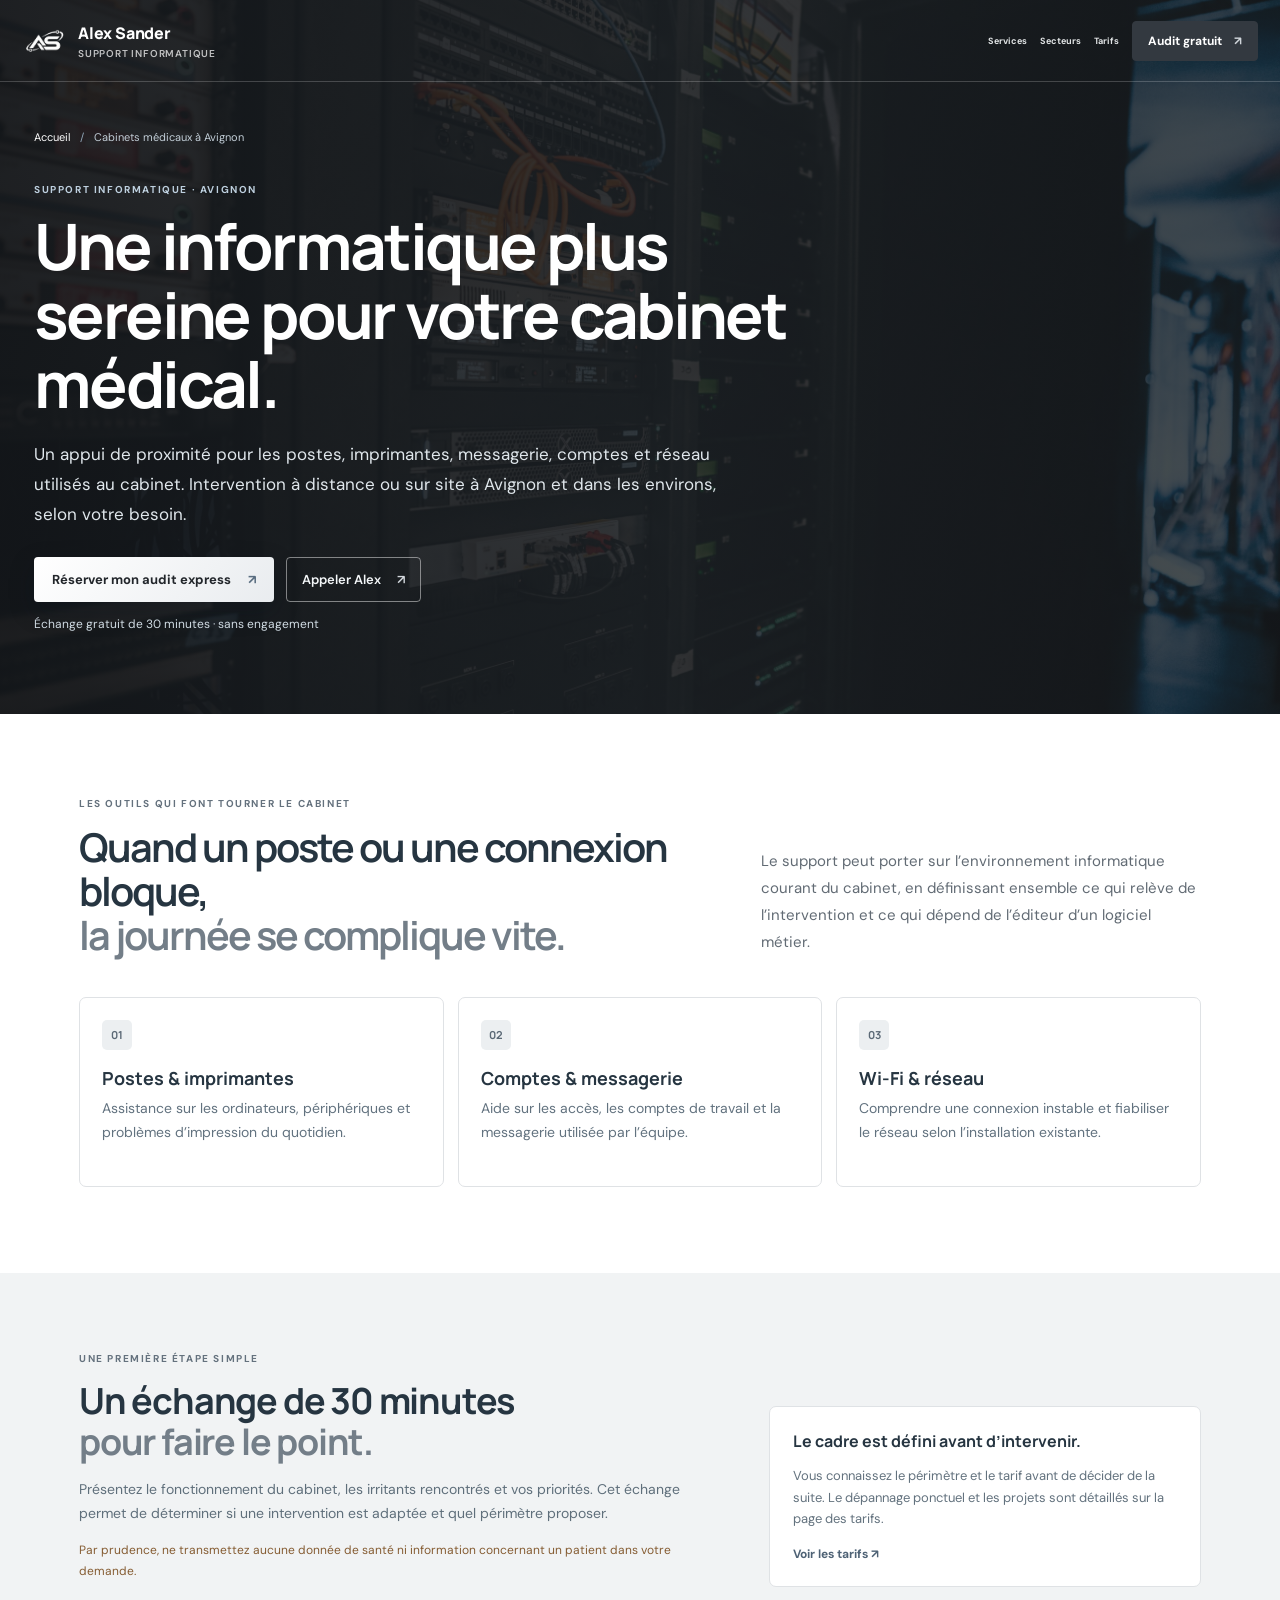
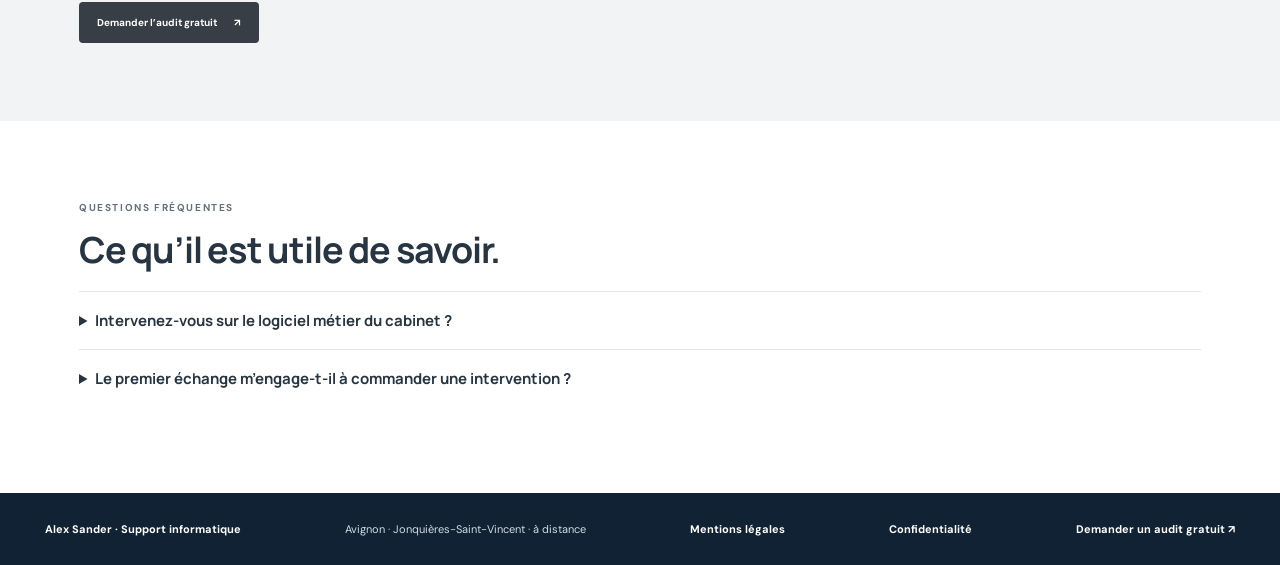
<file: informatique-cabinets-medicaux-avignon.html>
<!doctype html>
<html lang="fr">
<head>
  <meta charset="utf-8">
  <meta name="viewport" content="width=device-width, initial-scale=1">
  <meta name="theme-color" content="#202a34">
  <meta name="description" content="Assistance informatique pour cabinets médicaux à Avignon : postes, imprimantes, messagerie et réseau, à distance ou sur site selon le besoin.">
  <title>Informatique pour cabinets médicaux à Avignon | Alex Sander</title>
  <link rel="preconnect" href="https://fonts.googleapis.com">
  <link rel="preconnect" href="https://fonts.gstatic.com" crossorigin>
  <link href="https://fonts.googleapis.com/css2?family=DM+Sans:wght@400;500;600;700&family=Manrope:wght@400;500;600;700;800&display=swap" rel="stylesheet">
  <link rel="icon" type="image/png" href="logo-as-orbit.png">
  <link rel="stylesheet" href="style.css">
</head>
<body class="local-page">
  <header class="site-header">
    <a class="brand" href="index.html#accueil" aria-label="Accueil"><img class="brand-logo" src="logo-as-orbit.png" alt=""><span class="brand-name">Alex Sander<small>Support informatique</small></span></a>
    <button class="menu-toggle" aria-label="Ouvrir le menu" aria-expanded="false"><span></span><span></span></button>
    <nav class="nav" aria-label="Navigation principale"><a href="index.html#services">Services</a><a href="index.html#secteurs">Secteurs</a><a href="index.html#tarifs">Tarifs</a><a class="nav-contact" href="index.html#contact-form">Audit gratuit <span>↗</span></a></nav>
  </header>
  <main>
    <section class="local-hero">
      <div class="section-wrap local-hero-inner">
        <p class="local-breadcrumb"><a href="index.html">Accueil</a> <span>/</span> Cabinets médicaux à Avignon</p>
        <p class="eyebrow">SUPPORT INFORMATIQUE · AVIGNON</p>
        <h1>Une informatique plus sereine pour votre cabinet médical.</h1>
        <p class="local-lead">Un appui de proximité pour les postes, imprimantes, messagerie, comptes et réseau utilisés au cabinet. Intervention à distance ou sur site à Avignon et dans les environs, selon votre besoin.</p>
        <div class="hero-actions"><a class="button button-light" href="index.html#contact-form">Réserver mon audit express <span>↗</span></a><a class="hero-link" href="tel:+33752341852">Appeler Alex <span>↗</span></a></div>
        <p class="local-offer">Échange gratuit de 30 minutes · sans engagement</p>
      </div>
    </section>
    <section class="local-section"><div class="section-wrap">
      <div class="section-heading"><div><p class="eyebrow">LES OUTILS QUI FONT TOURNER LE CABINET</p><h2>Quand un poste ou une connexion bloque,<br><span>la journée se complique vite.</span></h2></div><p>Le support peut porter sur l’environnement informatique courant du cabinet, en définissant ensemble ce qui relève de l’intervention et ce qui dépend de l’éditeur d’un logiciel métier.</p></div>
      <div class="local-feature-grid">
        <article><span>01</span><h3>Postes & imprimantes</h3><p>Assistance sur les ordinateurs, périphériques et problèmes d’impression du quotidien.</p></article>
        <article><span>02</span><h3>Comptes & messagerie</h3><p>Aide sur les accès, les comptes de travail et la messagerie utilisée par l’équipe.</p></article>
        <article><span>03</span><h3>Wi-Fi & réseau</h3><p>Comprendre une connexion instable et fiabiliser le réseau selon l’installation existante.</p></article>
      </div>
    </div></section>
    <section class="local-process"><div class="section-wrap local-process-inner"><div><p class="eyebrow">UNE PREMIÈRE ÉTAPE SIMPLE</p><h2>Un échange de 30 minutes<br><span>pour faire le point.</span></h2><p>Présentez le fonctionnement du cabinet, les irritants rencontrés et vos priorités. Cet échange permet de déterminer si une intervention est adaptée et quel périmètre proposer.</p><p class="local-sensitive">Par prudence, ne transmettez aucune donnée de santé ni information concernant un patient dans votre demande.</p><a class="button button-dark" href="index.html#contact-form">Demander l’audit gratuit <span>↗</span></a></div><aside><b>Le cadre est défini avant d’intervenir.</b><p>Vous connaissez le périmètre et le tarif avant de décider de la suite. Le dépannage ponctuel et les projets sont détaillés sur la page des tarifs.</p><a href="index.html#tarifs">Voir les tarifs <span>↗</span></a></aside></div></section>
    <section class="local-faq"><div class="section-wrap"><p class="eyebrow">QUESTIONS FRÉQUENTES</p><h2>Ce qu’il est utile de savoir.</h2><details><summary>Intervenez-vous sur le logiciel métier du cabinet ?</summary><p>Le périmètre dépend du logiciel et de son éditeur. Après un échange, Alex peut prendre en charge l’environnement informatique courant (postes, comptes, imprimantes, messagerie et réseau) et préciser les limites liées à un logiciel tiers.</p></details><details><summary>Le premier échange m’engage-t-il à commander une intervention ?</summary><p>Non. L’audit express est un échange gratuit de 30 minutes pour comprendre le besoin et envisager les prochaines étapes. Toute intervention fait ensuite l’objet d’un périmètre et d’un tarif présentés à l’avance.</p></details></div></section>
  </main>
  <footer class="local-footer"><a href="index.html">Alex Sander · Support informatique</a><span>Avignon · Jonquières-Saint-Vincent · à distance</span><button class="analytics-manage" id="analytics-manage" type="button">Gérer les statistiques</button><a href="mentions-legales.html">Mentions légales</a><a href="confidentialite.html">Confidentialité</a><a href="index.html#contact-form">Demander un audit gratuit ↗</a></footer>
  <div class="analytics-consent" id="analytics-consent" hidden role="dialog" aria-label="Choix des statistiques"><div><b>Statistiques de fréquentation</b><p>Avec votre accord, Umami aidera à comprendre quelles pages sont utiles. Vous pouvez refuser ou modifier ce choix à tout moment.</p></div><div class="analytics-consent-actions"><button type="button" id="analytics-accept">Accepter</button><button type="button" id="analytics-refuse">Refuser</button></div></div>
  <script src="site-config.js"></script><script src="script.js"></script>
</body>
</html>
</file>
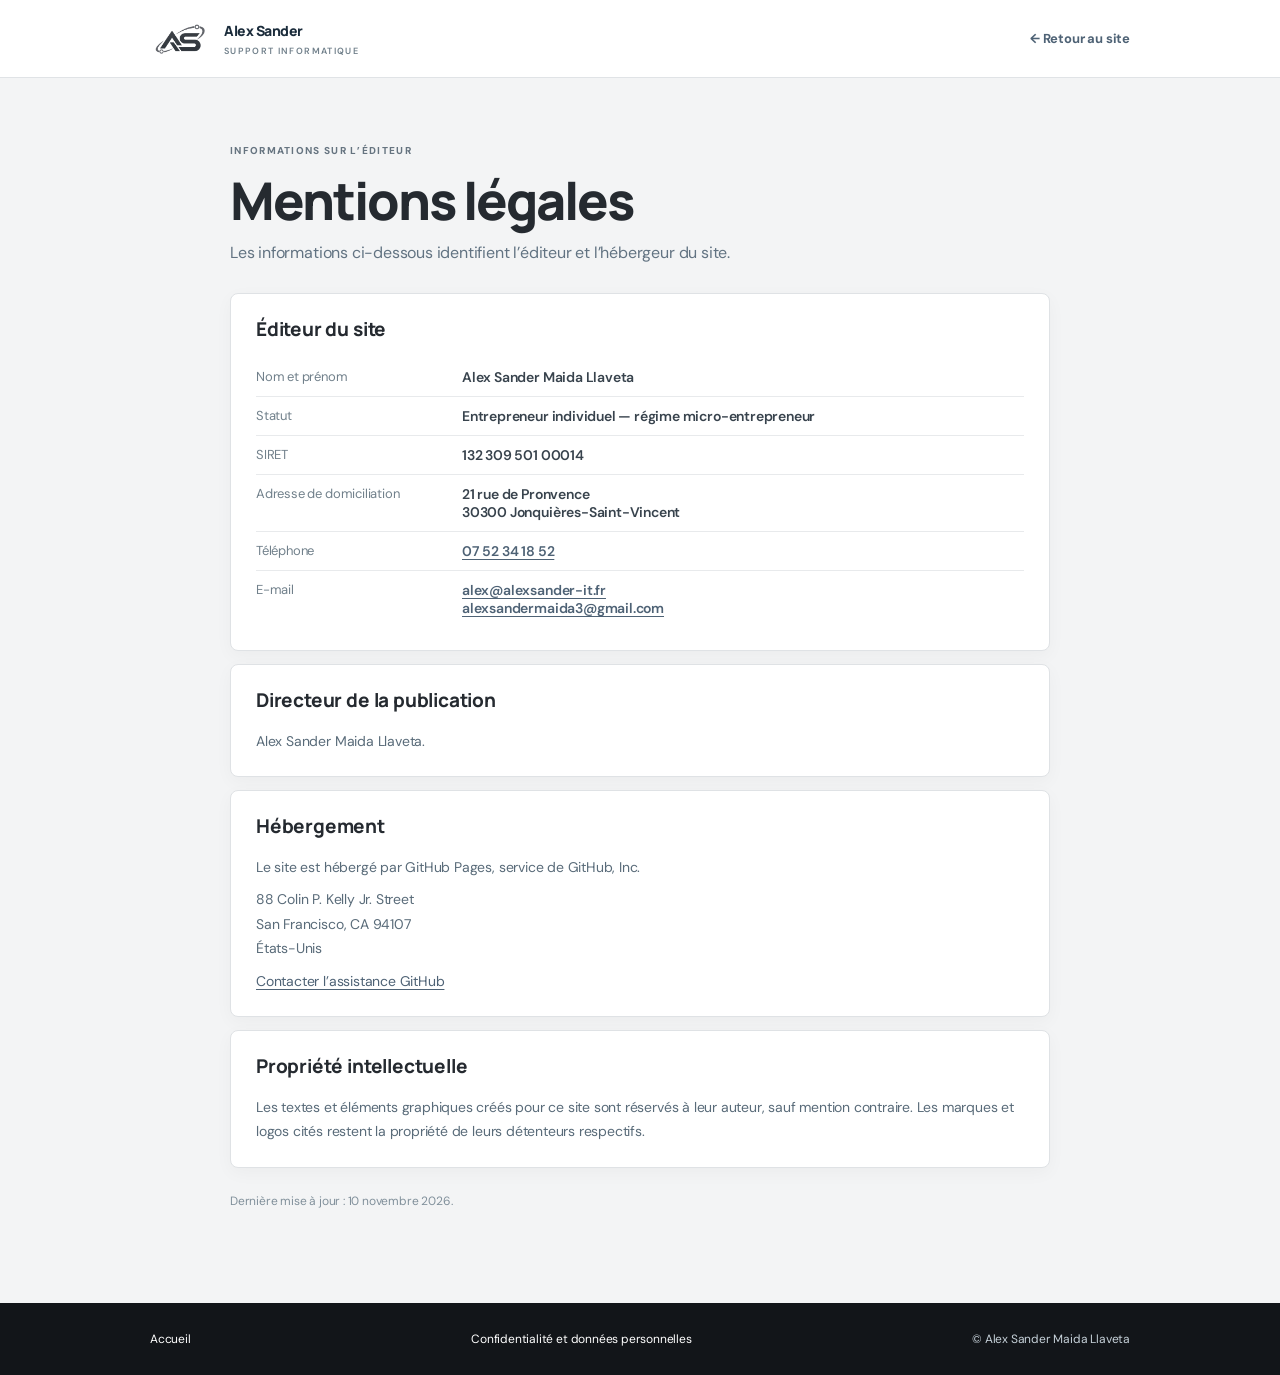
<file: mentions-legales.html>
<!doctype html>
<html lang="fr">
<head>
  <meta charset="utf-8">
  <meta name="viewport" content="width=device-width, initial-scale=1">
  <meta name="theme-color" content="#f4f7f9">
  <meta name="description" content="Mentions légales du site Alex Sander — support informatique, systèmes et réseaux.">
  <title>Mentions légales | Alex Sander</title>
  <link rel="icon" type="image/png" href="logo-as-orbit.png">
  <link rel="preconnect" href="https://fonts.googleapis.com">
  <link rel="preconnect" href="https://fonts.gstatic.com" crossorigin>
  <link href="https://fonts.googleapis.com/css2?family=DM+Sans:wght@400;500;600;700&family=Manrope:wght@400;500;600;700;800&display=swap" rel="stylesheet">
  <link rel="stylesheet" href="style.css">
  <link rel="stylesheet" href="premium.css">
</head>
<body class="legal-page">
  <header class="legal-header"><a class="brand" href="index.html#accueil" aria-label="Accueil"><img class="brand-logo" src="logo-as-orbit.png" alt=""><span class="brand-name">Alex Sander<small>Support informatique</small></span></a><a class="legal-back" href="index.html">← Retour au site</a></header>
  <main class="legal-main">
    <p class="eyebrow">INFORMATIONS SUR L’ÉDITEUR</p>
    <h1>Mentions légales</h1>
    <p class="legal-intro">Les informations ci-dessous identifient l’éditeur et l’hébergeur du site.</p>
    <section class="legal-card"><h2>Éditeur du site</h2><dl><div><dt>Nom et prénom</dt><dd>Alex Sander Maida Llaveta</dd></div><div><dt>Statut</dt><dd>Entrepreneur individuel — régime micro-entrepreneur</dd></div><div><dt>SIRET</dt><dd>132 309 501 00014</dd></div><div><dt>Adresse de domiciliation</dt><dd>21 rue de Pronvence<br>30300 Jonquières-Saint-Vincent</dd></div><div><dt>Téléphone</dt><dd><a href="tel:+33752341852">07 52 34 18 52</a></dd></div><div><dt>E-mail</dt><dd><a href="mailto:alex@alexsander-it.fr">alex@alexsander-it.fr</a><br><a href="mailto:alexsandermaida3@gmail.com">alexsandermaida3@gmail.com</a></dd></div></dl></section>
    <section class="legal-card"><h2>Directeur de la publication</h2><p>Alex Sander Maida Llaveta.</p></section>
    <section class="legal-card"><h2>Hébergement</h2><p>Le site est hébergé par GitHub Pages, service de GitHub, Inc.</p><address>88 Colin P. Kelly Jr. Street<br>San Francisco, CA 94107<br>États-Unis</address><p><a href="https://support.github.com/contact" rel="noopener noreferrer">Contacter l’assistance GitHub</a></p></section>
    <section class="legal-card"><h2>Propriété intellectuelle</h2><p>Les textes et éléments graphiques créés pour ce site sont réservés à leur auteur, sauf mention contraire. Les marques et logos cités restent la propriété de leurs détenteurs respectifs.</p></section>
    <p class="legal-updated">Dernière mise à jour : 10 novembre 2026.</p>
  </main>
  <footer class="legal-footer"><a href="index.html">Accueil</a><a href="confidentialite.html">Confidentialité et données personnelles</a><span>© Alex Sander Maida Llaveta</span></footer>
</body>
</html>
</file>
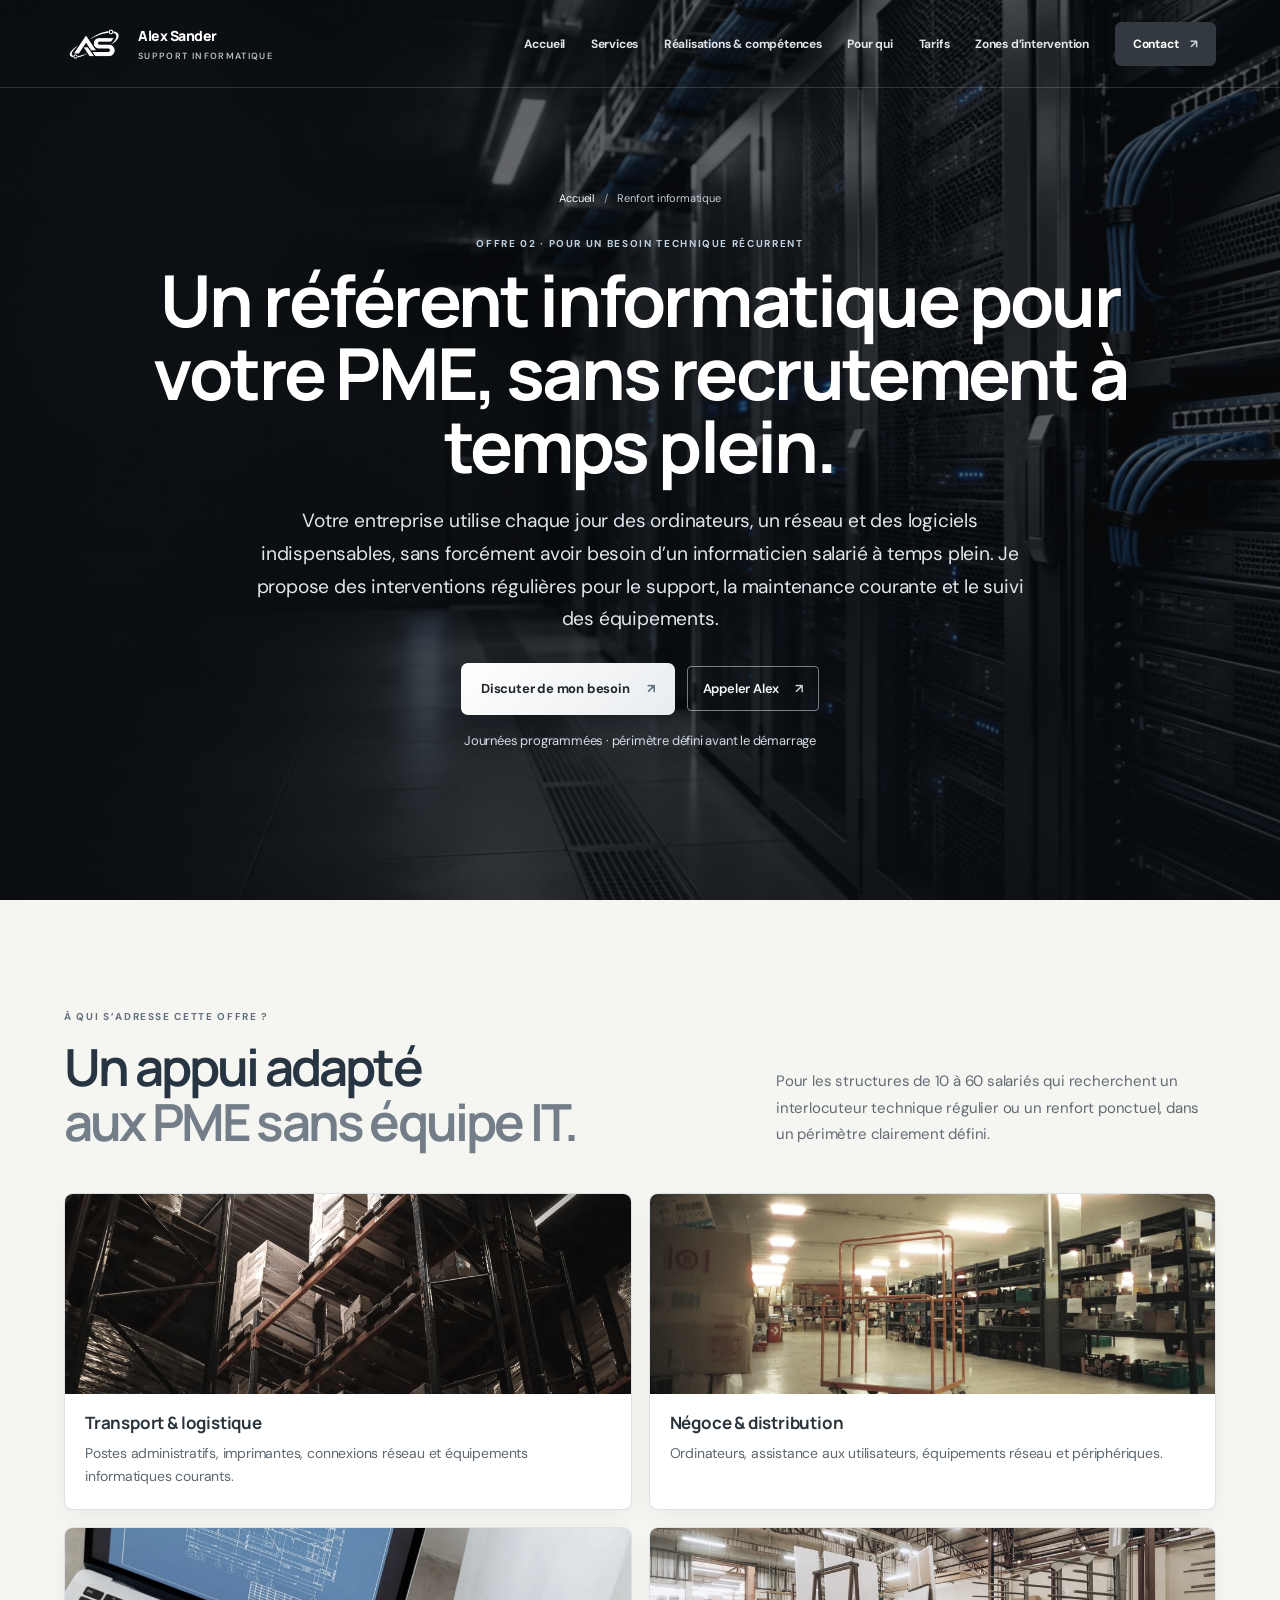
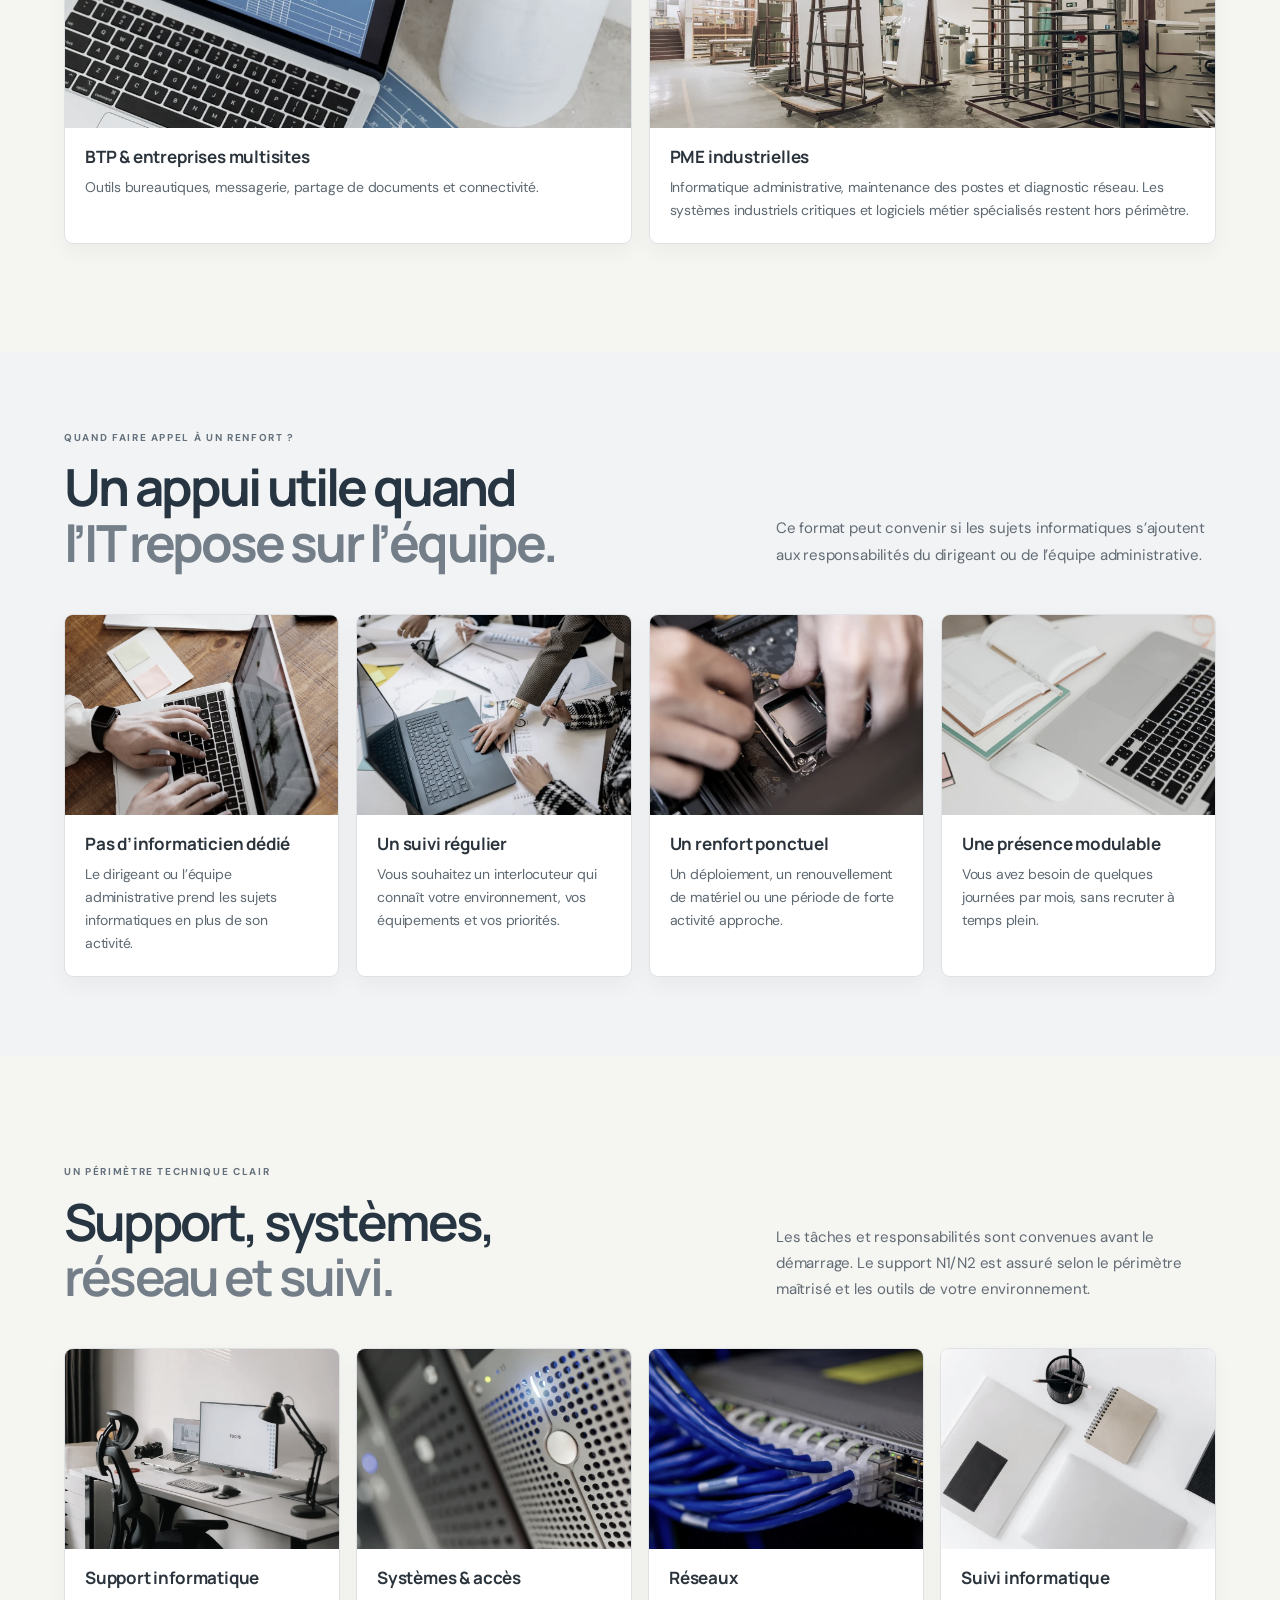
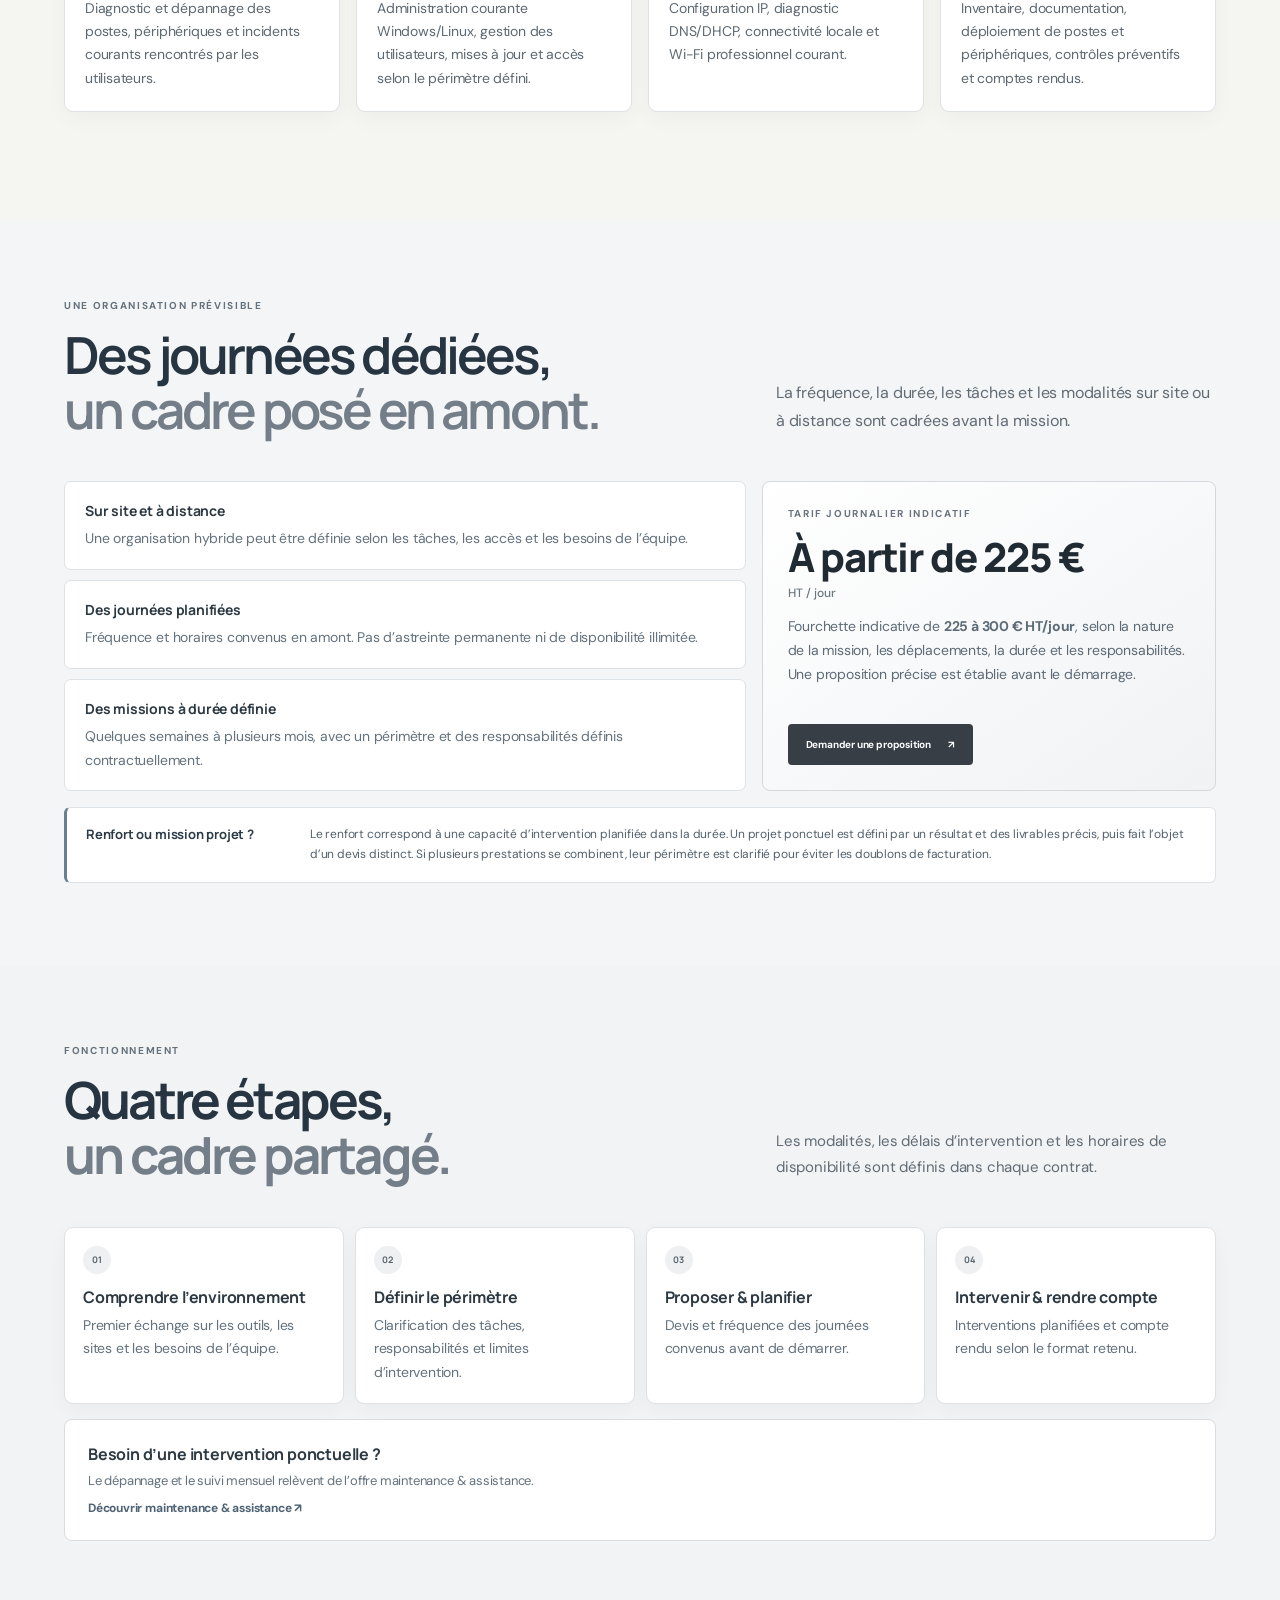
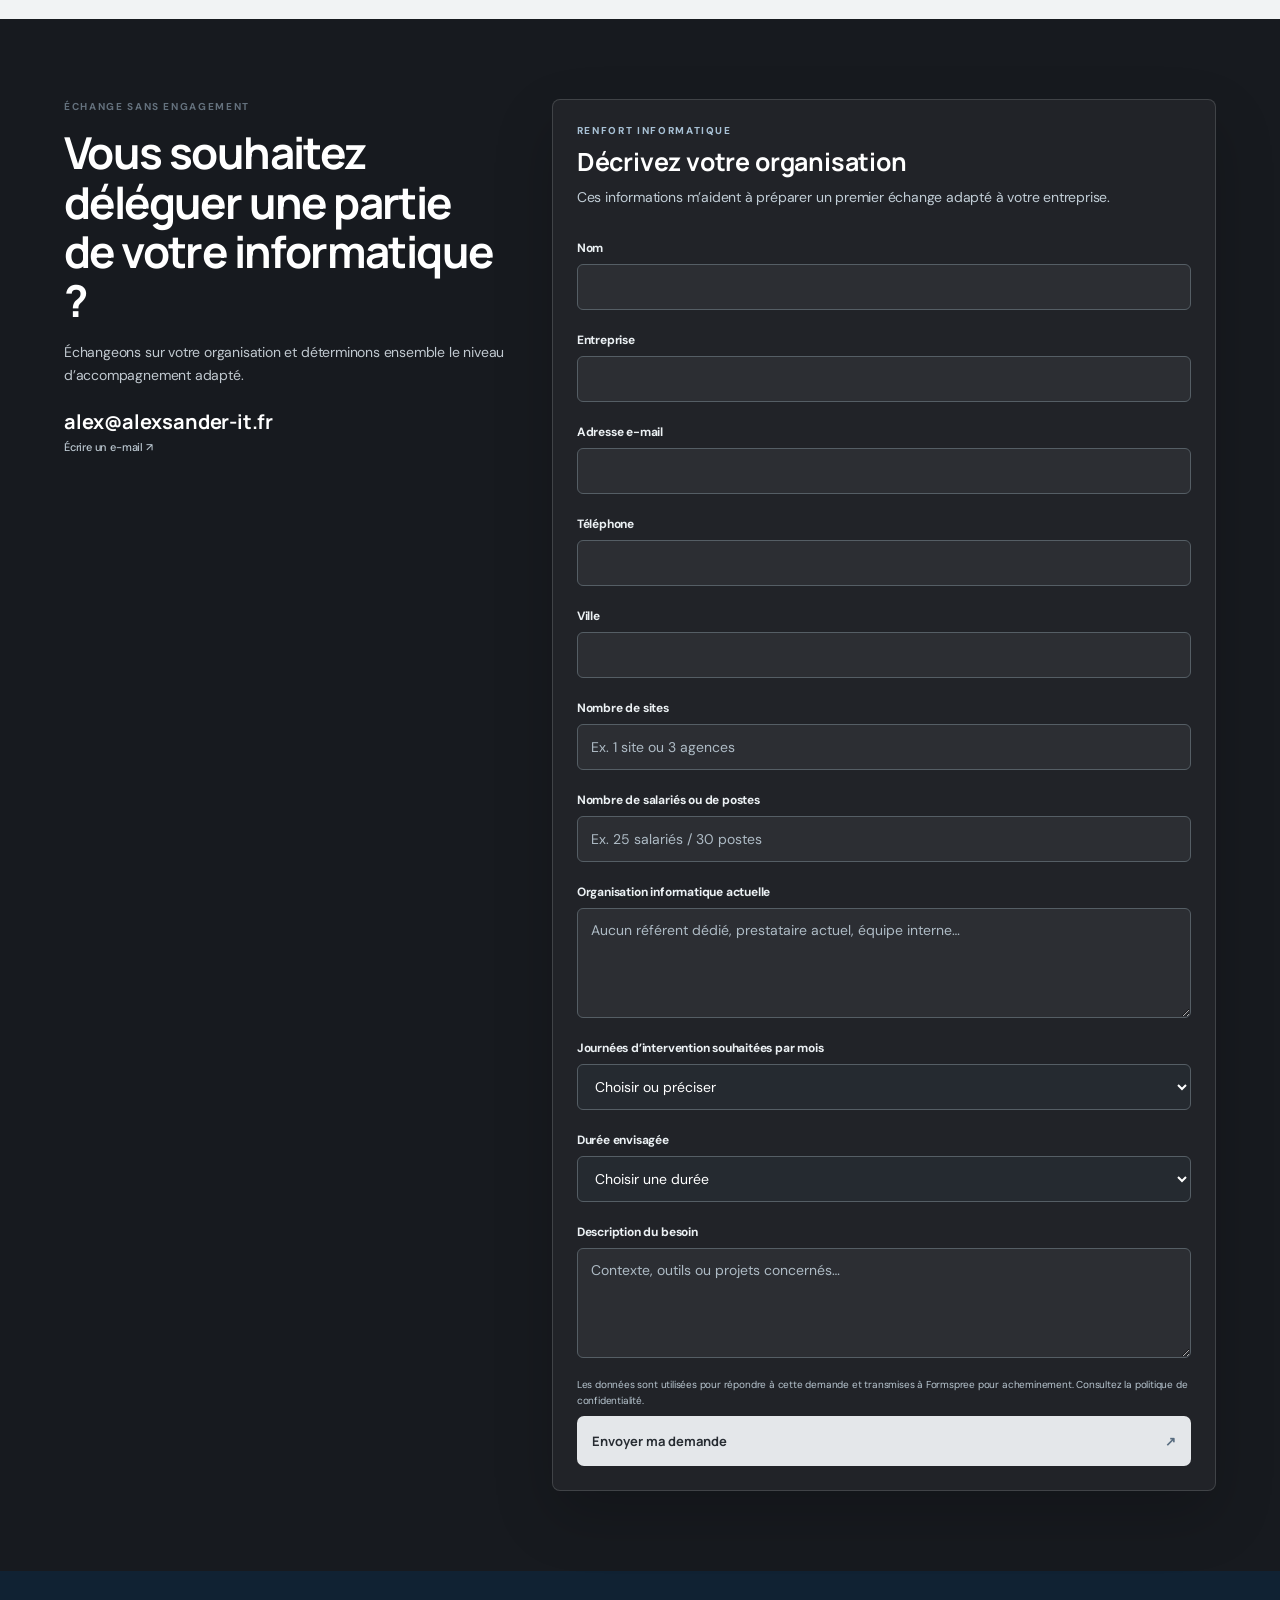
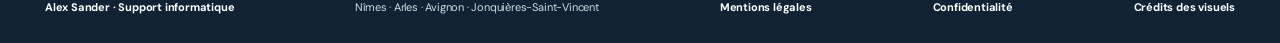
<file: renfort-informatique.html>
<!doctype html>
<html lang="fr">
<head>
  <meta charset="utf-8"><meta name="viewport" content="width=device-width, initial-scale=1">
  <meta name="theme-color" content="#171a1f">
  <meta name="description" content="Renfort informatique pour PME du Gard : support utilisateurs, administration courante et journées IT planifiées à Nîmes, Beaucaire, Arles et Avignon. 225–300 € HT/jour.">
  <title>Renfort informatique pour PME | Alex Sander</title>
  <link rel="preconnect" href="https://fonts.googleapis.com"><link rel="preconnect" href="https://fonts.gstatic.com" crossorigin>
  <link href="https://fonts.googleapis.com/css2?family=DM+Sans:wght@400;500;600;700&family=Manrope:wght@400;500;600;700;800&display=swap" rel="stylesheet">
  <link rel="icon" type="image/png" href="logo-as-orbit.png"><link rel="stylesheet" href="style.css">
  <link rel="stylesheet" href="premium.css">
</head>
<body class="local-page offer-page renfort-page">
  <header class="site-header">
    <a class="brand" href="index.html#accueil" aria-label="Accueil"><img class="brand-logo" src="logo-as-orbit.png" alt=""><span class="brand-name">Alex Sander<small>Support informatique</small></span></a>
    <button class="menu-toggle" aria-label="Ouvrir le menu" aria-expanded="false"><span></span><span></span></button>
    <nav class="nav" aria-label="Navigation principale"><a href="index.html#accueil">Accueil</a><a href="index.html#services">Services</a><a href="index.html#realisations">Réalisations & compétences</a><a href="index.html#secteurs">Pour qui</a><a href="index.html#tarifs">Tarifs</a><a href="index.html#zones">Zones d’intervention</a><a class="nav-contact" href="#demande">Contact <span>↗</span></a></nav>
  </header>
  <main>
    <section class="local-hero renfort-hero"><img class="renfort-hero-photo" src="hero-server-room-v2.png" alt="" aria-hidden="true" fetchpriority="high"><div class="renfort-hero-overlay" aria-hidden="true"></div><div class="section-wrap local-hero-inner">
      <p class="local-breadcrumb"><a href="index.html">Accueil</a> <span>/</span> Renfort informatique</p>
      <p class="eyebrow">OFFRE 02 · POUR UN BESOIN TECHNIQUE RÉCURRENT</p>
      <h1>Un référent informatique pour votre PME, sans recrutement à temps plein.</h1>
      <p class="local-lead">Votre entreprise utilise chaque jour des ordinateurs, un réseau et des logiciels indispensables, sans forcément avoir besoin d’un informaticien salarié à temps plein. Je propose des interventions régulières pour le support, la maintenance courante et le suivi des équipements.</p>
      <div class="hero-actions"><a class="button button-light" href="#demande">Discuter de mon besoin <span>↗</span></a><a class="hero-link" href="tel:+33752341852">Appeler Alex <span>↗</span></a></div>
      <p class="local-offer">Journées programmées · périmètre défini avant le démarrage</p>
    </div></section>
    <section class="local-section" id="renfort-audience"><div class="section-wrap">
      <div class="section-heading"><div><p class="eyebrow">À QUI S’ADRESSE CETTE OFFRE ?</p><h2>Un appui adapté<br><span>aux PME sans équipe IT.</span></h2></div><p>Pour les structures de 10 à 60 salariés qui recherchent un interlocuteur technique régulier ou un renfort ponctuel, dans un périmètre clairement défini.</p></div>
      <div class="local-feature-grid sector-feature-grid renfort-illustration-grid">
        <article class="renfort-domain-card"><div class="service-visual photo-visual photo-sector-logistics"><img class="card-photo" src="assets/photos/sector-logistics.webp" alt="Rayonnages et colis dans un entrepôt logistique." width="960" height="640" loading="lazy" decoding="async" data-source="stand-in" data-subject="sector-logistics"></div><div class="renfort-domain-copy"><h3>Transport & logistique</h3><p>Postes administratifs, imprimantes, connexions réseau et équipements informatiques courants.</p></div></article>
        <article class="renfort-domain-card"><div class="service-visual photo-visual photo-sector-distribution"><img class="card-photo" src="assets/photos/sector-distribution.webp" alt="Rayonnages et espace de préparation de marchandises." width="960" height="639" loading="lazy" decoding="async" data-source="stand-in" data-subject="sector-distribution"></div><div class="renfort-domain-copy"><h3>Négoce & distribution</h3><p>Ordinateurs, assistance aux utilisateurs, équipements réseau et périphériques.</p></div></article>
        <article class="renfort-domain-card"><div class="service-visual photo-visual photo-sector-construction"><img class="card-photo" src="assets/photos/sector-construction.webp" alt="Ordinateur portable et plans de travail dans un bureau technique." width="960" height="1440" loading="lazy" decoding="async" data-source="stand-in" data-subject="sector-construction"></div><div class="renfort-domain-copy"><h3>BTP & entreprises multisites</h3><p>Outils bureautiques, messagerie, partage de documents et connectivité.</p></div></article>
        <article class="renfort-domain-card"><div class="service-visual photo-visual photo-sector-industry"><img class="card-photo" src="assets/photos/sector-industry.webp" alt="Atelier industriel avec des équipements et des espaces de circulation." width="960" height="640" loading="lazy" decoding="async" data-source="stand-in" data-subject="sector-industry"></div><div class="renfort-domain-copy"><h3>PME industrielles</h3><p>Informatique administrative, maintenance des postes et diagnostic réseau. Les systèmes industriels critiques et logiciels métier spécialisés restent hors périmètre.</p></div></article>
      </div>
    </div></section>
    <section class="local-process"><div class="section-wrap"><div class="section-heading"><div><p class="eyebrow">QUAND FAIRE APPEL À UN RENFORT ?</p><h2>Un appui utile quand<br><span>l’IT repose sur l’équipe.</span></h2></div><p>Ce format peut convenir si les sujets informatiques s’ajoutent aux responsabilités du dirigeant ou de l’équipe administrative.</p></div><div class="local-feature-grid renfort-situation-grid renfort-illustration-grid">
      <article class="renfort-domain-card"><div class="service-visual photo-visual photo-need-daily-support"><img class="card-photo" src="assets/photos/need-daily-support.webp" alt="Utilisation d’un ordinateur portable avec des documents de travail." width="960" height="1440" loading="lazy" decoding="async" data-source="stand-in" data-subject="need-daily-support"></div><div class="renfort-domain-copy"><h3>Pas d’informaticien dédié</h3><p>Le dirigeant ou l’équipe administrative prend les sujets informatiques en plus de son activité.</p></div></article>
      <article class="renfort-domain-card"><div class="service-visual photo-visual photo-need-followup"><img class="card-photo" src="assets/photos/need-followup.webp" alt="Ordinateur et documents partagés lors d’un point de travail." width="960" height="640" loading="lazy" decoding="async" data-source="stand-in" data-subject="need-followup"></div><div class="renfort-domain-copy"><h3>Un suivi régulier</h3><p>Vous souhaitez un interlocuteur qui connaît votre environnement, vos équipements et vos priorités.</p></div></article>
      <article class="renfort-domain-card"><div class="service-visual photo-visual photo-need-reinforcement"><img class="card-photo" src="assets/photos/need-reinforcement.webp" alt="Préparation du matériel à l’intérieur d’un ordinateur." width="960" height="640" loading="lazy" decoding="async" data-source="stand-in" data-subject="need-reinforcement"></div><div class="renfort-domain-copy"><h3>Un renfort ponctuel</h3><p>Un déploiement, un renouvellement de matériel ou une période de forte activité approche.</p></div></article>
      <article class="renfort-domain-card"><div class="service-visual photo-visual photo-need-planning"><img class="card-photo" src="assets/photos/need-planning.webp" alt="Ordinateur et agenda ouverts pour planifier les journées de travail." width="960" height="640" loading="lazy" decoding="async" data-source="stand-in" data-subject="need-planning"></div><div class="renfort-domain-copy"><h3>Une présence modulable</h3><p>Vous avez besoin de quelques journées par mois, sans recruter à temps plein.</p></div></article>
    </div></div></section>
    <section class="local-section"><div class="section-wrap"><div class="section-heading"><div><p class="eyebrow">UN PÉRIMÈTRE TECHNIQUE CLAIR</p><h2>Support, systèmes,<br><span>réseau et suivi.</span></h2></div><p>Les tâches et responsabilités sont convenues avant le démarrage. Le support N1/N2 est assuré selon le périmètre maîtrisé et les outils de votre environnement.</p></div><div class="local-feature-grid renfort-domain-grid"><article class="renfort-domain-card"><div class="service-visual photo-visual photo-support-office"><img class="card-photo" src="assets/photos/support-office.webp" alt="Poste informatique et écran installés sur un bureau professionnel." width="960" height="1438" loading="lazy" decoding="async" data-source="stand-in" data-subject="support-office"></div><div class="renfort-domain-copy"><h3>Support informatique</h3><p>Diagnostic et dépannage des postes, périphériques et incidents courants rencontrés par les utilisateurs.</p></div></article><article class="renfort-domain-card"><div class="service-visual photo-visual photo-systems-server"><img class="card-photo" src="assets/photos/systems-server.webp" alt="Vue rapprochée de serveurs et de leurs voyants de fonctionnement." width="960" height="641" loading="lazy" decoding="async" data-source="stand-in" data-subject="systems-server"></div><div class="renfort-domain-copy"><h3>Systèmes & accès</h3><p>Administration courante Windows/Linux, gestion des utilisateurs, mises à jour et accès selon le périmètre défini.</p></div></article><article class="renfort-domain-card"><div class="service-visual photo-visual photo-network-switch"><img class="card-photo" src="assets/photos/network-switch.webp" alt="Câbles Ethernet bleus raccordés à un équipement réseau." width="960" height="639" loading="lazy" decoding="async" data-source="stand-in" data-subject="network-switch"></div><div class="renfort-domain-copy"><h3>Réseaux</h3><p>Configuration IP, diagnostic DNS/DHCP, connectivité locale et Wi-Fi professionnel courant.</p></div></article><article class="renfort-domain-card"><div class="service-visual photo-visual photo-project-deployment"><img class="card-photo" src="assets/photos/project-deployment.webp" alt="Ordinateur portable et carnet de préparation sur un bureau." width="960" height="640" loading="lazy" decoding="async" data-source="stand-in" data-subject="project-deployment"></div><div class="renfort-domain-copy"><h3>Suivi informatique</h3><p>Inventaire, documentation, déploiement de postes et périphériques, contrôles préventifs et comptes rendus.</p></div></article></div></div></section>
    <section class="offer-pricing"><div class="section-wrap">
      <div class="section-heading"><div><p class="eyebrow">UNE ORGANISATION PRÉVISIBLE</p><h2>Des journées dédiées,<br><span>un cadre posé en amont.</span></h2></div><p>La fréquence, la durée, les tâches et les modalités sur site ou à distance sont cadrées avant la mission.</p></div>
      <div class="reinforcement-layout"><div class="reinforcement-details"><article><b>Sur site et à distance</b><p>Une organisation hybride peut être définie selon les tâches, les accès et les besoins de l’équipe.</p></article><article><b>Des journées planifiées</b><p>Fréquence et horaires convenus en amont. Pas d’astreinte permanente ni de disponibilité illimitée.</p></article><article><b>Des missions à durée définie</b><p>Quelques semaines à plusieurs mois, avec un périmètre et des responsabilités définis contractuellement.</p></article></div><aside class="reinforcement-rate"><span class="price-type">TARIF JOURNALIER INDICATIF</span><strong>À partir de 225 €<small>HT / jour</small></strong><p>Fourchette indicative de <b>225 à 300 € HT/jour</b>, selon la nature de la mission, les déplacements, la durée et les responsabilités. Une proposition précise est établie avant le démarrage.</p><a class="button button-dark" href="#demande">Demander une proposition <span>↗</span></a></aside></div>
      <div class="offer-scope-note"><b>Renfort ou mission projet ?</b><span>Le renfort correspond à une capacité d’intervention planifiée dans la durée. Un projet ponctuel est défini par un résultat et des livrables précis, puis fait l’objet d’un devis distinct. Si plusieurs prestations se combinent, leur périmètre est clarifié pour éviter les doublons de facturation.</span></div>
    </div></section>
    <section class="local-process"><div class="section-wrap"><div class="section-heading"><div><p class="eyebrow">FONCTIONNEMENT</p><h2>Quatre étapes,<br><span>un cadre partagé.</span></h2></div><p>Les modalités, les délais d’intervention et les horaires de disponibilité sont définis dans chaque contrat.</p></div><div class="renfort-steps"><article><span>01</span><b>Comprendre l’environnement</b><p>Premier échange sur les outils, les sites et les besoins de l’équipe.</p></article><article><span>02</span><b>Définir le périmètre</b><p>Clarification des tâches, responsabilités et limites d’intervention.</p></article><article><span>03</span><b>Proposer & planifier</b><p>Devis et fréquence des journées convenus avant de démarrer.</p></article><article><span>04</span><b>Intervenir & rendre compte</b><p>Interventions planifiées et compte rendu selon le format retenu.</p></article></div><aside class="renfort-alternative"><b>Besoin d’une intervention ponctuelle ?</b><p>Le dépannage et le suivi mensuel relèvent de l’offre maintenance & assistance.</p><a href="index.html#tarifs">Découvrir maintenance & assistance ↗</a></aside></div></section>
    <section class="offer-contact" id="demande"><div class="section-wrap offer-contact-grid"><div><p class="eyebrow">ÉCHANGE SANS ENGAGEMENT</p><h2>Vous souhaitez déléguer une partie de votre informatique ?</h2><p>Échangeons sur votre organisation et déterminons ensemble le niveau d’accompagnement adapté.</p><a class="offer-phone" href="mailto:alex@alexsander-it.fr">alex@alexsander-it.fr <small>Écrire un e-mail ↗</small></a></div><div class="contact-form-wrap"><p class="form-kicker">RENFORT INFORMATIQUE</p><h3>Décrivez votre organisation</h3><p class="form-intro">Ces informations m’aident à préparer un premier échange adapté à votre entreprise.</p><form class="lead-form" id="lead-form" action="https://formspree.io/f/mgaanbez" method="post"><input type="hidden" name="_subject" value="Renfort informatique — nouvelle demande"><div class="form-honeypot" aria-hidden="true"><label for="ri-website">Ne pas remplir</label><input id="ri-website" name="_gotcha" type="text" tabindex="-1" autocomplete="off"></div><label for="ri-name">Nom</label><input id="ri-name" name="name" type="text" autocomplete="name" required><label for="ri-company">Entreprise</label><input id="ri-company" name="company" type="text" autocomplete="organization" required><label for="ri-email">Adresse e-mail</label><input id="ri-email" name="email" type="email" autocomplete="email" required><label for="ri-phone">Téléphone</label><input id="ri-phone" name="phone" type="tel" autocomplete="tel"><label for="ri-city">Ville</label><input id="ri-city" name="city" type="text" autocomplete="address-level2" required><label for="ri-sites">Nombre de sites</label><input id="ri-sites" name="site_count" type="text" placeholder="Ex. 1 site ou 3 agences" required><label for="ri-size">Nombre de salariés ou de postes</label><input id="ri-size" name="team_size" type="text" placeholder="Ex. 25 salariés / 30 postes" required><label for="ri-organisation">Organisation informatique actuelle</label><textarea id="ri-organisation" name="it_organization" rows="2" placeholder="Aucun référent dédié, prestataire actuel, équipe interne…" required></textarea><label for="ri-days">Journées d’intervention souhaitées par mois</label><select id="ri-days" name="days_per_month" required><option value="">Choisir ou préciser</option><option>1 jour par mois</option><option>2 jours par mois</option><option>3 jours par mois</option><option>4 jours ou plus par mois</option><option>À définir ensemble</option></select><label for="ri-duration">Durée envisagée</label><select id="ri-duration" name="duration" required><option value="">Choisir une durée</option><option>Quelques semaines</option><option>1 à 3 mois</option><option>3 à 6 mois</option><option>À définir ensemble</option></select><label for="ri-message">Description du besoin</label><textarea id="ri-message" name="message" rows="4" placeholder="Contexte, outils ou projets concernés…" required></textarea><p class="form-privacy">Les données sont utilisées pour répondre à cette demande et transmises à Formspree pour acheminement. Consultez la <a href="confidentialite.html">politique de confidentialité</a>.</p><div class="form-status" data-fs-success role="status" aria-live="polite"></div><div class="form-error" data-fs-error role="alert"></div><p class="form-setup-hint" id="form-setup-hint">Le formulaire utilise Formspree. En cas d’erreur, écrivez à <a href="mailto:alex@alexsander-it.fr">alex@alexsander-it.fr</a>.</p><button class="form-submit" type="submit" data-fs-submit-btn disabled>Envoyer ma demande <span>↗</span></button></form></div></div></section>
  </main>
  <footer class="local-footer"><a href="index.html">Alex Sander · Support informatique</a><span>Nîmes · Arles · Avignon · Jonquières-Saint-Vincent</span><button class="analytics-manage" id="analytics-manage" type="button">Gérer les statistiques</button><a href="mentions-legales.html">Mentions légales</a><a href="confidentialite.html">Confidentialité</a><a class="visual-credits-link" href="credits-visuels.html">Crédits des visuels</a></footer>
  <div class="analytics-consent" id="analytics-consent" hidden role="dialog" aria-label="Choix des statistiques"><div><b>Statistiques de fréquentation</b><p>Avec votre accord, Umami aidera à comprendre quelles pages sont utiles. Vous pouvez refuser ou modifier ce choix à tout moment.</p></div><div class="analytics-consent-actions"><button type="button" id="analytics-accept">Accepter</button><button type="button" id="analytics-refuse">Refuser</button></div></div>
  <script src="site-config.js"></script><script src="script.js"></script>
</body>
</html>
</file>
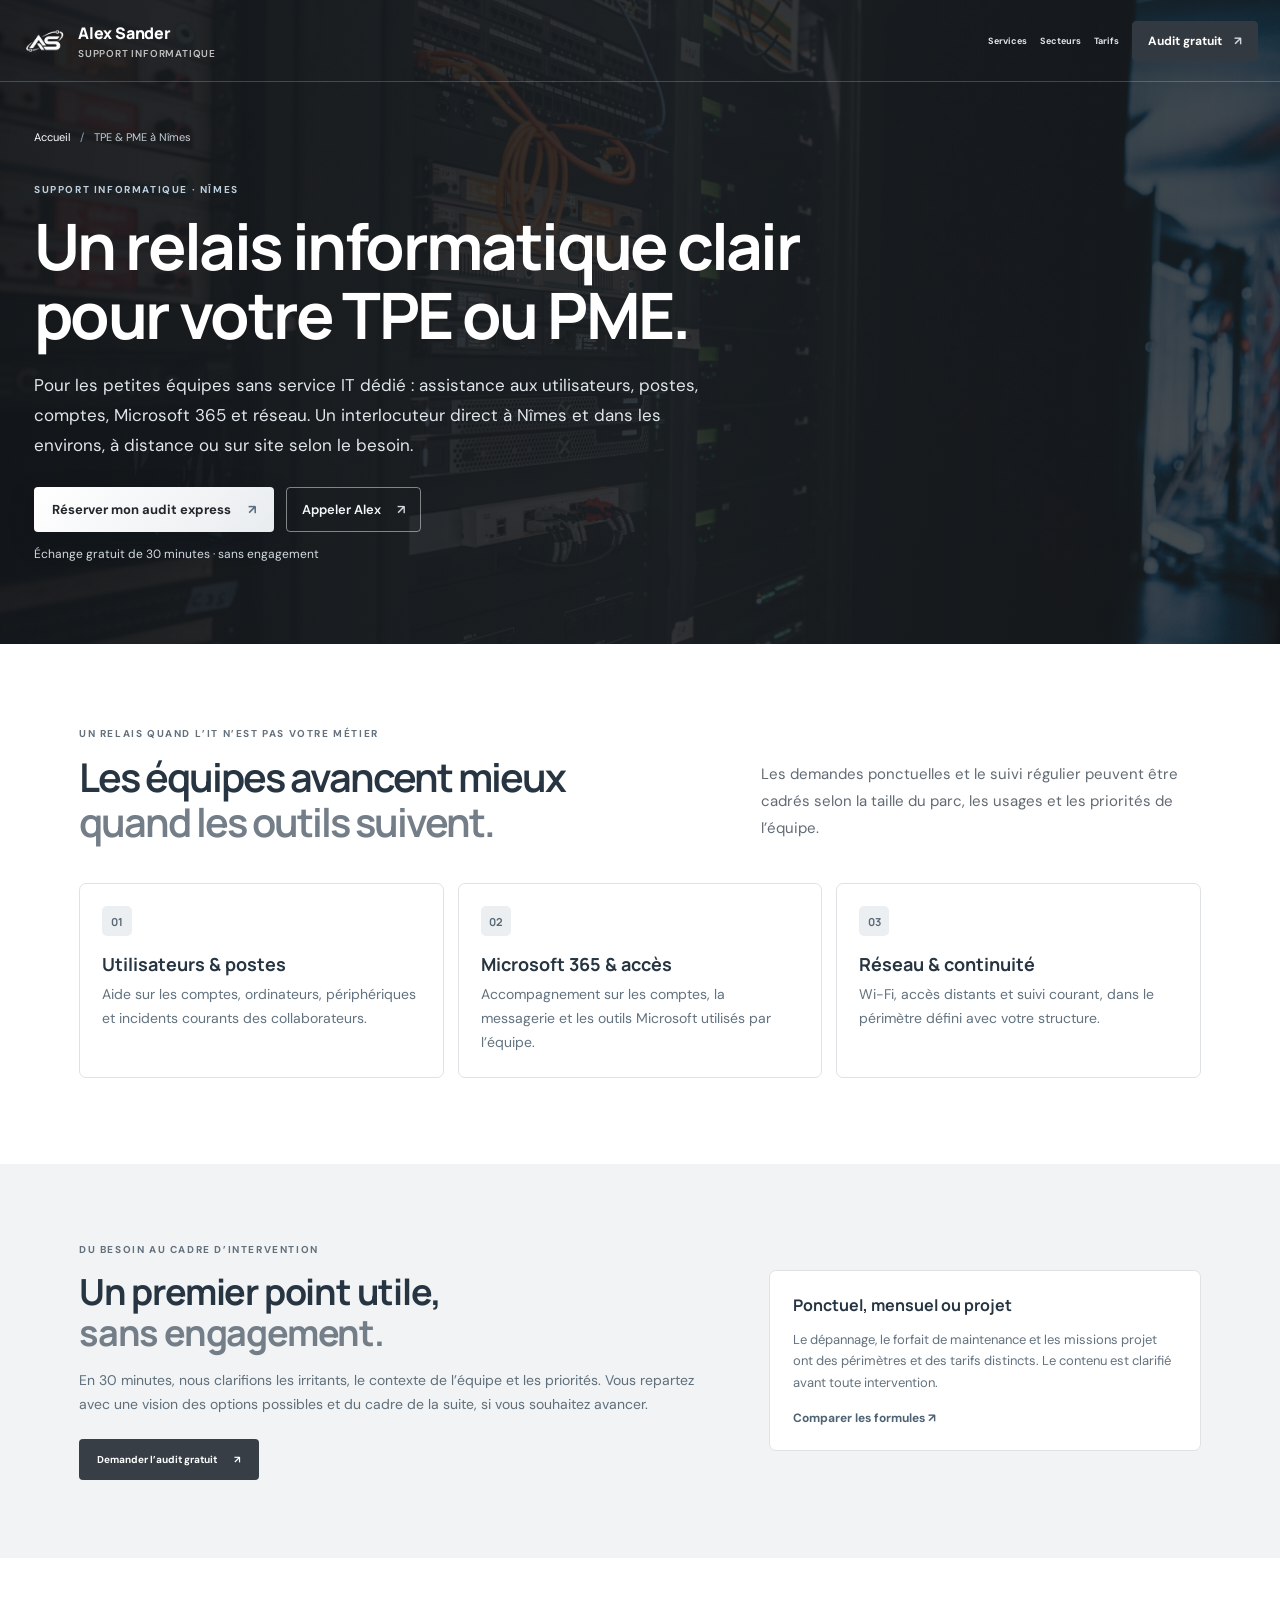
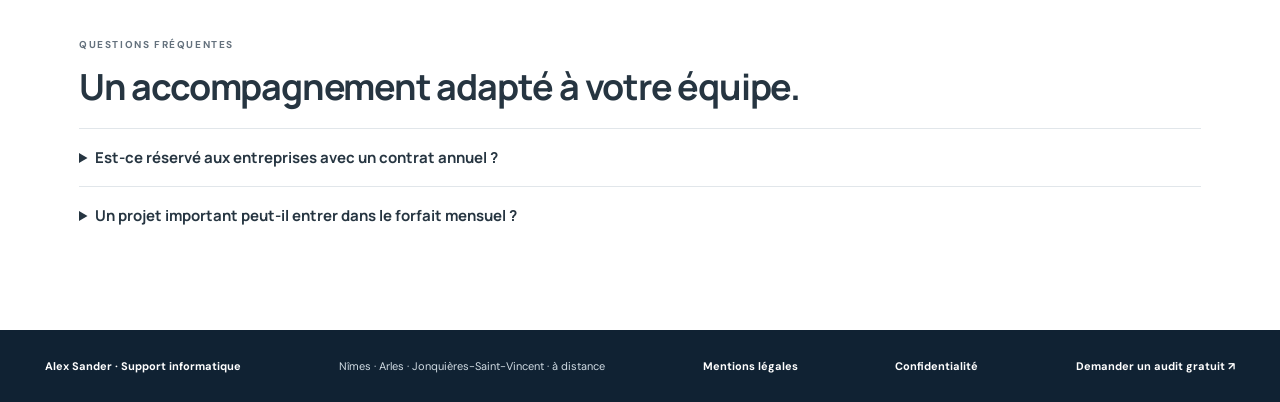
<file: support-informatique-tpe-pme-nimes.html>
<!doctype html>
<html lang="fr">
<head>
  <meta charset="utf-8">
  <meta name="viewport" content="width=device-width, initial-scale=1">
  <meta name="theme-color" content="#202a34">
  <meta name="description" content="Support informatique à Nîmes pour TPE et PME sans équipe IT : postes, comptes, Microsoft 365 et réseau, avec un interlocuteur direct.">
  <title>Support informatique TPE / PME à Nîmes | Alex Sander</title>
  <link rel="preconnect" href="https://fonts.googleapis.com">
  <link rel="preconnect" href="https://fonts.gstatic.com" crossorigin>
  <link href="https://fonts.googleapis.com/css2?family=DM+Sans:wght@400;500;600;700&family=Manrope:wght@400;500;600;700;800&display=swap" rel="stylesheet">
  <link rel="icon" type="image/png" href="logo-as-orbit.png">
  <link rel="stylesheet" href="style.css">
</head>
<body class="local-page">
  <header class="site-header">
    <a class="brand" href="index.html#accueil" aria-label="Accueil"><img class="brand-logo" src="logo-as-orbit.png" alt=""><span class="brand-name">Alex Sander<small>Support informatique</small></span></a>
    <button class="menu-toggle" aria-label="Ouvrir le menu" aria-expanded="false"><span></span><span></span></button>
    <nav class="nav" aria-label="Navigation principale"><a href="index.html#services">Services</a><a href="index.html#secteurs">Secteurs</a><a href="index.html#tarifs">Tarifs</a><a class="nav-contact" href="index.html#contact-form">Audit gratuit <span>↗</span></a></nav>
  </header>
  <main>
    <section class="local-hero">
      <div class="section-wrap local-hero-inner">
        <p class="local-breadcrumb"><a href="index.html">Accueil</a> <span>/</span> TPE & PME à Nîmes</p>
        <p class="eyebrow">SUPPORT INFORMATIQUE · NÎMES</p>
        <h1>Un relais informatique clair pour votre TPE ou PME.</h1>
        <p class="local-lead">Pour les petites équipes sans service IT dédié : assistance aux utilisateurs, postes, comptes, Microsoft 365 et réseau. Un interlocuteur direct à Nîmes et dans les environs, à distance ou sur site selon le besoin.</p>
        <div class="hero-actions"><a class="button button-light" href="index.html#contact-form">Réserver mon audit express <span>↗</span></a><a class="hero-link" href="tel:+33752341852">Appeler Alex <span>↗</span></a></div>
        <p class="local-offer">Échange gratuit de 30 minutes · sans engagement</p>
      </div>
    </section>
    <section class="local-section"><div class="section-wrap">
      <div class="section-heading"><div><p class="eyebrow">UN RELAIS QUAND L’IT N’EST PAS VOTRE MÉTIER</p><h2>Les équipes avancent mieux<br><span>quand les outils suivent.</span></h2></div><p>Les demandes ponctuelles et le suivi régulier peuvent être cadrés selon la taille du parc, les usages et les priorités de l’équipe.</p></div>
      <div class="local-feature-grid">
        <article><span>01</span><h3>Utilisateurs & postes</h3><p>Aide sur les comptes, ordinateurs, périphériques et incidents courants des collaborateurs.</p></article>
        <article><span>02</span><h3>Microsoft 365 & accès</h3><p>Accompagnement sur les comptes, la messagerie et les outils Microsoft utilisés par l’équipe.</p></article>
        <article><span>03</span><h3>Réseau & continuité</h3><p>Wi-Fi, accès distants et suivi courant, dans le périmètre défini avec votre structure.</p></article>
      </div>
    </div></section>
    <section class="local-process"><div class="section-wrap local-process-inner"><div><p class="eyebrow">DU BESOIN AU CADRE D’INTERVENTION</p><h2>Un premier point utile,<br><span>sans engagement.</span></h2><p>En 30 minutes, nous clarifions les irritants, le contexte de l’équipe et les priorités. Vous repartez avec une vision des options possibles et du cadre de la suite, si vous souhaitez avancer.</p><a class="button button-dark" href="index.html#contact-form">Demander l’audit gratuit <span>↗</span></a></div><aside><b>Ponctuel, mensuel ou projet</b><p>Le dépannage, le forfait de maintenance et les missions projet ont des périmètres et des tarifs distincts. Le contenu est clarifié avant toute intervention.</p><a href="index.html#tarifs">Comparer les formules <span>↗</span></a></aside></div></section>
    <section class="local-faq"><div class="section-wrap"><p class="eyebrow">QUESTIONS FRÉQUENTES</p><h2>Un accompagnement adapté à votre équipe.</h2><details><summary>Est-ce réservé aux entreprises avec un contrat annuel ?</summary><p>Non. Une demande ponctuelle peut être étudiée, tout comme un suivi régulier. Le périmètre et le tarif sont présentés avant de commencer.</p></details><details><summary>Un projet important peut-il entrer dans le forfait mensuel ?</summary><p>Le forfait couvre le suivi courant défini ensemble. Les évolutions qui dépassent cette maintenance sont cadrées comme des missions projet, facturées au TJM affiché sur la page des tarifs.</p></details></div></section>
  </main>
  <footer class="local-footer"><a href="index.html">Alex Sander · Support informatique</a><span>Nîmes · Arles · Jonquières-Saint-Vincent · à distance</span><button class="analytics-manage" id="analytics-manage" type="button">Gérer les statistiques</button><a href="mentions-legales.html">Mentions légales</a><a href="confidentialite.html">Confidentialité</a><a href="index.html#contact-form">Demander un audit gratuit ↗</a></footer>
  <div class="analytics-consent" id="analytics-consent" hidden role="dialog" aria-label="Choix des statistiques"><div><b>Statistiques de fréquentation</b><p>Avec votre accord, Umami aidera à comprendre quelles pages sont utiles. Vous pouvez refuser ou modifier ce choix à tout moment.</p></div><div class="analytics-consent-actions"><button type="button" id="analytics-accept">Accepter</button><button type="button" id="analytics-refuse">Refuser</button></div></div>
  <script src="site-config.js"></script><script src="script.js"></script>
</body>
</html>
</file>
<file: style.css>
:root{--navy:#112131;--navy-2:#1d3549;--blue:#286bc1;--blue-dark:#1c579f;--teal:#58c4a0;--paper:#f4f7f9;--ink:#1b2c3b;--muted:#647585;--line:#e0e7ec;--white:#fff;--radius:9px;--shadow:0 16px 38px #152b3d12}*{box-sizing:border-box}html{scroll-behavior:smooth;scroll-padding-top:85px}body{margin:0;background:#fff;color:var(--ink);font-family:'DM Sans',Arial,sans-serif;-webkit-font-smoothing:antialiased}a{color:inherit;text-decoration:none}img{max-width:100%}.section-wrap{width:min(1190px,100%);margin:0 auto;padding-left:34px;padding-right:34px}
.site-header{position:absolute;top:0;left:0;right:0;z-index:30;height:82px;padding:0 max(34px,calc((100vw - 1190px)/2));display:flex;justify-content:space-between;align-items:center;color:#fff;border-bottom:1px solid #ffffff32;transition:background .24s,box-shadow .24s,color .24s}.site-header.scrolled{position:fixed;color:var(--ink);background:rgba(255,255,255,.96);border-bottom:1px solid #e6ebef;box-shadow:0 6px 22px #14283b0a;backdrop-filter:blur(14px)}.brand{display:flex;align-items:center;gap:10px}.brand-logo{width:54px;height:42px;display:block;object-fit:contain;filter:brightness(0) invert(1);transition:transform .2s,filter .2s}.scrolled .brand-logo{filter:none}.brand:hover .brand-logo{transform:translateY(-1px)}.brand-name{font:800 13px Manrope,sans-serif;letter-spacing:-.2px}.brand-name small{display:block;margin-top:3px;color:#ffffffb8;font:600 8px 'DM Sans',sans-serif;letter-spacing:.8px;text-transform:uppercase}.scrolled .brand-name small{color:#7b8995}.nav{display:flex;align-items:center;gap:28px;font-size:10px;font-weight:700}.nav>a:not(.nav-contact){color:#f5f8fae8;transition:color .2s}.scrolled .nav>a:not(.nav-contact){color:#4d6171}.nav>a:not(.nav-contact):hover,.scrolled .nav>a:not(.nav-contact):hover{color:var(--teal)}.nav-contact{padding:11px 15px;border:1px solid #ffffff88;border-radius:4px;color:white;transition:background .2s,border .2s,color .2s}.nav-contact:hover{background:#ffffff20}.scrolled .nav-contact{border-color:var(--blue);background:var(--blue);color:white}.nav-contact span{margin-left:9px;color:#8de3c1}.menu-toggle{display:none;border:0;background:none}
.hero{height:min(875px,94vh);min-height:690px;position:relative;overflow:hidden;background:#0e1925;color:#fff;isolation:isolate}.hero-photo{position:absolute;inset:0;width:100%;height:100%;object-fit:cover;object-position:center 48%;z-index:-3;animation:heroZoom 30s ease-in-out infinite alternate}.hero-overlay{position:absolute;inset:0;z-index:-2;background:linear-gradient(90deg,rgba(10,21,31,.05) 0%,rgba(9,19,29,.14) 37%,rgba(8,18,29,.7) 57%,rgba(8,18,29,.93) 100%),linear-gradient(0deg,rgba(7,17,26,.62) 0%,transparent 35%,rgba(7,16,26,.18) 100%)}.hero-tech-grid{position:absolute;z-index:-1;inset:0 0 0 49%;opacity:.27;background-image:linear-gradient(rgba(142,187,202,.12) 1px,transparent 1px),linear-gradient(90deg,rgba(142,187,202,.12) 1px,transparent 1px);background-size:44px 44px;mask-image:linear-gradient(90deg,transparent,#000 25%,#000)}.hero-network{position:absolute;z-index:-1;top:9%;right:0;width:53%;height:81%;opacity:.42;overflow:visible}.hero-network path{fill:none;stroke:#5ac6a5;stroke-width:1.25;stroke-dasharray:5 10;animation:pathFlow 19s linear infinite}.hero-network path:nth-child(2){animation-duration:23s;animation-direction:reverse;opacity:.62}.hero-network path:nth-child(3){animation-duration:26s;opacity:.55}.hero-network circle{fill:#9be7c9;stroke:#2d8a78;stroke-width:4;transform-box:fill-box;transform-origin:center;animation:nodeGlow 3.2s ease-in-out infinite}.hero-network circle:nth-of-type(2){animation-delay:.8s}.hero-network circle:nth-of-type(3){animation-delay:1.6s}.hero-network circle:nth-of-type(4){animation-delay:2.2s}.hero-inner{height:100%;position:relative;display:grid;grid-template-columns:1fr 1fr;align-items:center;padding-top:80px}.hero-copy{grid-column:2;max-width:575px;padding-left:18px}.hero-kicker{display:flex;align-items:center;gap:9px;margin:0 0 20px;color:#c1d3df;font-size:9px;letter-spacing:1.6px;font-weight:700}.hero-kicker>span{width:7px;height:7px;border-radius:50%;background:#66d0a7;box-shadow:0 0 0 4px #66d0a722;animation:dotPulse 2.6s ease-out infinite}.hero h1{margin:0;font:700 clamp(46px,5.25vw,70px)/1.06 Manrope,sans-serif;letter-spacing:-3px}.hero h1 em{color:#8be0bd;font-style:normal}.hero-lead{max-width:535px;margin:21px 0 0;color:#e1e8ed;font-size:13px;line-height:1.85}.hero-actions{display:flex;align-items:center;gap:23px;margin-top:28px}.button{display:inline-flex;align-items:center;gap:17px;padding:14px 18px;border-radius:4px;font-size:10px;font-weight:700;transition:transform .2s,background .2s,border .2s}.button-light{background:#fff;color:#172b3d;box-shadow:0 9px 24px #07142140}.button-light:hover{transform:translateY(-2px);background:#eaf8f1}.button-light span{color:var(--blue)}.hero-link{color:#f2f6f8;font-size:10px;font-weight:600}.hero-link span{margin-left:8px;color:#8de0bd}.hero-link:hover{color:#8de0bd}.hero-reassurance{display:flex;gap:17px;flex-wrap:wrap;margin-top:29px;color:#c7d3dc;font-size:8px}.hero-reassurance>span{display:flex;align-items:center;gap:6px}.hero-reassurance i{width:14px;height:14px;display:grid;place-items:center;border-radius:50%;background:#8de0bd22;color:#9de7c7;font-size:8px;font-style:normal;font-weight:700}.hero-caption{position:absolute;z-index:2;bottom:18px;left:max(34px,calc((100vw - 1190px)/2));right:max(34px,calc((100vw - 1190px)/2));display:flex;align-items:center;justify-content:space-between;color:#ffffffbd;font-size:7px;font-weight:700;letter-spacing:1.25px}.hero-caption a{font-size:7px;letter-spacing:.2px;font-weight:500;color:#ffffffa6}.hero-caption a:hover{color:white;text-decoration:underline}.scroll-cue{position:absolute;left:50%;bottom:20px;z-index:2;width:22px;height:30px;margin-left:-11px;border:1px solid #ffffff75;border-radius:14px;display:flex;justify-content:center;padding-top:6px}.scroll-cue span{width:3px;height:6px;border-radius:2px;background:#fff;animation:scrollDown 1.7s ease-in-out infinite}
.trust-strip{min-height:86px;padding:17px 24px;display:flex;justify-content:center;align-items:center;gap:35px;border-bottom:1px solid #e9edf0;background:#fff}.trust-strip>div{display:flex;align-items:center;gap:10px}.trust-strip>i{height:30px;width:1px;background:#e4e9ed}.trust-icon{width:29px;height:29px;display:grid;place-items:center;border-radius:50%;background:#eaf2f8;color:#3672b4;font:700 8px Manrope,sans-serif}.trust-strip>div>span:last-child{display:grid;gap:3px}.trust-strip b{font:700 9px Manrope,sans-serif}.trust-strip small{color:#798792;font-size:8px}
.eyebrow{margin:0 0 13px;color:#59748b;font-size:8px;font-weight:700;letter-spacing:1.45px;line-height:1.6}.section-heading{display:flex;justify-content:space-between;align-items:end;gap:35px;margin-bottom:31px}.section-heading h2,.tools-copy h2,.about h2,.contact h2{margin:0;font:700 36px/1.12 Manrope,sans-serif;letter-spacing:-1.8px}.section-heading h2 span,.about h2 span{color:#728293}.section-heading>p{max-width:360px;margin:0 0 2px;color:#667683;font-size:10px;line-height:1.8}.services{padding-top:85px;padding-bottom:90px}.service-grid{display:grid;grid-template-columns:repeat(4,minmax(0,1fr));gap:11px}.service-card{min-height:257px;padding:19px 18px 18px;border:1px solid #e1e7ec;border-radius:6px;background:#fff;transition:transform .24s,border-color .24s,box-shadow .24s}.service-card:hover{transform:translateY(-4px);border-color:#b9ccdc;box-shadow:0 15px 30px #172d3d11}.service-head{display:flex;align-items:center;justify-content:space-between}.service-icon{width:37px;height:37px;display:grid;place-items:center;border-radius:6px;background:#edf3f8;color:#316eab;transition:transform .2s}.service-card:nth-child(2) .service-icon{background:#eaf4ed;color:#2f8b6d}.service-card:nth-child(3) .service-icon{background:#eef0f8;color:#636b9b}.service-card:nth-child(4) .service-icon{background:#f7f0e7;color:#ad7b43}.service-icon svg{width:23px;height:23px;fill:none;stroke:currentColor;stroke-width:1.7;stroke-linecap:round;stroke-linejoin:round}.service-card:hover .service-icon{transform:scale(1.07)}.service-count{font-size:7px;color:#8795a1;font-weight:700;letter-spacing:.9px}.service-card h3{min-height:36px;margin:20px 0 7px;font:700 13px Manrope,sans-serif;letter-spacing:-.2px}.service-card p{min-height:72px;margin:0;color:#687886;font-size:9px;line-height:1.7}.service-card>a{display:inline-block;margin-top:13px;color:#286bc1;font-size:8px;font-weight:700}.service-card>a span{padding-left:4px;transition:padding .2s}.service-card>a:hover span{padding-left:8px}
.tools-section{padding:58px 0 53px;background:#f2f5f7;border-top:1px solid #e8edf1;border-bottom:1px solid #e8edf1}.tools-inner{display:grid;grid-template-columns:.78fr 1.22fr;gap:30px;align-items:center}.tools-copy h2{font-size:27px;letter-spacing:-1.25px}.tools-copy>p:last-child{max-width:325px;margin:11px 0 0;color:#687886;font-size:9px;line-height:1.7}.tool-logos{display:grid;grid-template-columns:repeat(3,minmax(0,1fr));gap:8px}.tool-logo{min-height:58px;padding:8px 9px;display:flex;align-items:center;gap:8px;border:1px solid #e1e7eb;border-radius:5px;background:#fff;transition:transform .2s,border-color .2s,box-shadow .2s}.tool-logo:hover{transform:translateY(-2px);border-color:#bfced8;box-shadow:0 8px 17px #172d3d0b}.tool-logo svg{width:26px;height:26px;flex:0 0 26px}.tool-logo>span{display:grid;gap:3px;min-width:0}.tool-logo b{font:700 8px Manrope,sans-serif;white-space:nowrap}.tool-logo small{color:#7b8995;font-size:6.5px;white-space:nowrap}.training-note{grid-column:2;margin:-18px 0 0;color:#6f7e8b;font-size:7.5px;line-height:1.6}.training-note span{display:inline-block;width:6px;height:6px;margin-right:5px;border-radius:50%;background:#d6a148}
.sectors{padding-top:88px;padding-bottom:93px}.sector-grid{display:grid;grid-template-columns:repeat(4,minmax(0,1fr));gap:9px}.sector-card{min-height:126px;padding:14px 15px;border:1px solid #e2e8ed;border-radius:5px;background:#fff;transition:transform .2s,border-color .2s,box-shadow .2s}.sector-card:hover{transform:translateY(-3px);border-color:#bbcedd;box-shadow:0 12px 24px #172d3d0d}.sector-card>span{width:21px;height:21px;display:grid;place-items:center;border-radius:4px;background:#edf3f7;color:#64819a;font:700 7px Manrope,sans-serif}.sector-card h3{margin:11px 0 5px;font:700 10px Manrope,sans-serif}.sector-card p{margin:0;color:#6a7987;font-size:8px;line-height:1.6}.sector-wide{grid-column:span 2;background:#f6f9fb}
.pricing{padding:79px 0 84px;background:#f2f5f7}.price-grid{display:grid;grid-template-columns:repeat(3,minmax(0,1fr));gap:12px}.price-card{min-height:274px;padding:20px;border:1px solid #dfe6eb;border-radius:6px;background:#fff;display:flex;flex-direction:column;transition:transform .2s,box-shadow .2s}.price-card:hover{transform:translateY(-3px);box-shadow:0 14px 27px #172d3d12}.price-featured{border-color:#9cb8d0;box-shadow:inset 0 3px 0 #2c6bb3}.price-type{color:#718291;font-size:7px;font-weight:700;letter-spacing:1px}.price-card h3{margin:14px 0 8px;font:700 14px Manrope,sans-serif}.price{display:flex;align-items:baseline;gap:5px;margin-bottom:12px}.price strong{font:700 24px Manrope,sans-serif}.price span{color:#74828e;font-size:8px}.price-card ul{list-style:none;padding:0;margin:0 0 15px}.price-card li{padding:6px 0;border-bottom:1px solid #edf0f2;color:#61717f;font-size:8px}.price-card li:before{content:'✓';margin-right:7px;color:#27876a;font-weight:700}.price-card>a{margin-top:auto;color:#286bc1;font-size:8px;font-weight:700}.price-card>a b{padding-left:5px}.pricing-note{margin:12px 0 0;text-align:right;color:#7c8994;font-size:7.5px}
.about{padding-top:88px;padding-bottom:91px;display:grid;grid-template-columns:.78fr 1fr;gap:72px;align-items:center}.about-photo{height:350px;position:relative;overflow:hidden;border-radius:7px;background:#dfe6e8;box-shadow:0 16px 35px #172d3d14}.about-photo>img{width:100%;height:100%;display:block;object-fit:cover;object-position:center 42%;transition:transform .6s}.about-photo:hover>img{transform:scale(1.025)}.photo-label{position:absolute;left:12px;right:12px;bottom:12px;display:flex;align-items:center;gap:8px;padding:9px;border:1px solid #ffffff7d;border-radius:5px;background:#162d3de8;color:#fff;backdrop-filter:blur(8px)}.photo-label>span{width:26px;height:26px;display:grid;place-items:center;border-radius:4px;background:#ffffff20;font:700 8px Manrope,sans-serif}.photo-label>div{display:grid;gap:3px}.photo-label b{font:700 8px Manrope,sans-serif}.photo-label small{color:#c5d4de;font-size:7px}.about h2{margin-bottom:17px;font-size:35px}.about-copy>p:not(.eyebrow){max-width:540px;color:#647483;font-size:9px;line-height:1.85}.about-points{display:grid;grid-template-columns:1fr 1fr;gap:9px 12px;margin-top:19px;color:#40596d;font-size:8px;font-weight:600}.about-points b{margin-right:4px;color:#27886c}
.contact{position:relative;overflow:hidden;padding:62px 0;background:#14283b;color:#fff}.contact-glow{position:absolute;right:-80px;top:-230px;width:490px;height:490px;border:1px solid #ffffff12;border-radius:50%;box-shadow:0 0 0 45px #ffffff08,0 0 0 90px #ffffff05}.contact-inner{position:relative;display:flex;justify-content:space-between;align-items:center;gap:40px}.contact .eyebrow{color:#a9c2d4}.contact h2{font-size:38px}.contact h2 span{color:#8addbb}.contact-inner>div:first-child>p:not(.eyebrow){max-width:430px;color:#c2cfd9;font-size:9px;line-height:1.8}.contact-area{margin-top:15px;color:#b6c6d1;font-size:8px}.contact-actions{width:365px;padding:17px;border:1px solid #ffffff27;border-radius:6px;background:#ffffff0d}.contact-phone{display:flex;align-items:center;justify-content:space-between;padding:12px;border-radius:4px;background:#fff;color:#162c3e;transition:transform .2s,background .2s}.contact-phone:hover{transform:translateY(-2px);background:#eef8f3}.contact-phone>span{display:grid;gap:3px}.contact-phone small{color:#71818e;font-size:7px;font-weight:700;letter-spacing:1px}.contact-phone b{font:700 17px Manrope,sans-serif}.contact-phone i{color:#286bc1;font-size:14px;font-style:normal}.contact-email{display:block;margin:11px 2px 0;color:#d9e5ec;font-size:8px}.contact-email span{float:right;color:#8addbb}.contact-promise{display:block;margin:15px 2px 0;color:#a9bac6;font-size:7px}.footer{min-height:69px;padding:14px max(34px,calc((100vw - 1190px)/2));display:flex;align-items:center;justify-content:space-between;gap:14px;background:#0d1e2d;color:#b7c5cf;font-size:7px}.footer .brand-name{color:#fff;font-size:10px}.footer .brand-name small{color:#a9b8c4;font-size:6px}.footer .brand-logo{width:44px;height:34px;filter:brightness(0) invert(1)}.footer>div{display:flex;gap:15px}.footer>div a:hover{color:#fff}
.reveal{opacity:0;transform:translateY(13px);transition:opacity .5s ease,transform .5s ease}.reveal.is-visible{opacity:1;transform:translateY(0)}.hero-copy>*{animation:riseIn .65s both}.hero-copy>.hero-kicker{animation-delay:.04s}.hero-copy>h1{animation-delay:.12s}.hero-copy>.hero-lead{animation-delay:.19s}.hero-copy>.hero-actions{animation-delay:.26s}.hero-copy>.hero-reassurance{animation-delay:.32s}
@keyframes riseIn{from{opacity:0;transform:translateY(13px)}to{opacity:1;transform:translateY(0)}}@keyframes heroZoom{from{transform:scale(1.01)}to{transform:scale(1.055)}}@keyframes pathFlow{to{stroke-dashoffset:-240}}@keyframes nodeGlow{0%,100%{transform:scale(.8);opacity:.65}50%{transform:scale(1.22);opacity:1}}@keyframes dotPulse{0%{box-shadow:0 0 0 0 #66d0a744}70%{box-shadow:0 0 0 8px #66d0a700}100%{box-shadow:0 0 0 0 #66d0a700}}@keyframes scrollDown{0%{transform:translateY(0);opacity:.4}50%{opacity:1}100%{transform:translateY(8px);opacity:0}}
:focus-visible{outline:3px solid #65bff0;outline-offset:3px}
@media(max-width:980px){.hero{height:min(820px,92vh);min-height:650px}.hero-inner{grid-template-columns:.7fr 1.3fr}.hero-copy{padding-left:0}.hero h1{font-size:clamp(44px,6vw,61px)}.service-grid{grid-template-columns:repeat(2,minmax(0,1fr))}.service-card{min-height:230px}.sector-grid{grid-template-columns:repeat(3,minmax(0,1fr))}.sector-wide{grid-column:span 3}.about{gap:42px}.tools-inner{grid-template-columns:.7fr 1.3fr;gap:20px}}
@media(max-width:760px){.site-header{height:70px;padding:0 20px}.menu-toggle{display:grid;gap:5px;padding:8px}.menu-toggle span{width:20px;height:2px;border-radius:2px;background:#fff;display:block}.scrolled .menu-toggle span{background:var(--navy)}.nav{display:none;position:absolute;top:69px;left:0;right:0;padding:17px 20px 22px;flex-direction:column;align-items:stretch;gap:16px;background:#fff;color:var(--ink);box-shadow:0 15px 22px #14283b18}.nav.open{display:flex}.nav>a:not(.nav-contact){color:#506375}.nav-contact{text-align:center}.section-wrap{padding-left:20px;padding-right:20px}.hero{height:auto;min-height:700px;padding:112px 0 60px;display:flex;align-items:center}.hero-photo{object-position:42% center}.hero-overlay{background:linear-gradient(90deg,#0b1828a1,#0a1928c9),linear-gradient(0deg,#0b1928bb,transparent 45%)}.hero-tech-grid{inset:0 0 0 28%;opacity:.16}.hero-network{width:92%;height:75%;right:-15%;opacity:.24}.hero-inner{height:auto;display:block;padding-top:15px;padding-bottom:20px}.hero-copy{max-width:580px;padding:0}.hero h1{font-size:clamp(43px,8.5vw,60px)}.hero-lead{max-width:500px}.hero-caption{left:20px;right:20px;bottom:15px;font-size:6px}.hero-caption a{font-size:6px}.scroll-cue{display:none}.trust-strip{justify-content:flex-start;gap:18px;padding:15px 20px;overflow-x:auto}.trust-strip>i{height:26px;flex:0 0 1px}.trust-strip>div{flex:0 0 auto}.services,.sectors{padding-top:65px;padding-bottom:69px}.section-heading{display:block;margin-bottom:25px}.section-heading h2{font-size:31px}.section-heading>p{max-width:560px;margin-top:13px}.tools-inner{grid-template-columns:1fr;gap:19px}.tools-copy h2{font-size:25px}.training-note{grid-column:auto;margin:0}.tool-logos{grid-template-columns:repeat(3,minmax(0,1fr))}.sector-grid{grid-template-columns:repeat(2,minmax(0,1fr))}.sector-wide{grid-column:span 2}.pricing{padding:65px 0 68px}.price-grid{grid-template-columns:1fr}.price-card{min-height:245px}.about{padding-top:69px;padding-bottom:69px;grid-template-columns:1fr;gap:28px}.about-photo{max-width:500px;height:370px}.about-copy{max-width:600px}.contact-inner{align-items:flex-start;flex-direction:column}.contact-actions{width:100%;max-width:460px}.footer{padding:14px 20px;flex-wrap:wrap}.footer>span{order:3;width:100%}}
@media(max-width:500px){.hero{min-height:680px;padding-top:100px}.hero h1{font-size:42px;letter-spacing:-1.8px}.hero-kicker{font-size:7px}.hero-lead{font-size:11px}.hero-actions{align-items:flex-start;flex-direction:column;gap:12px}.button{min-width:185px;justify-content:space-between}.hero-reassurance{gap:10px;font-size:7px}.hero-caption{align-items:flex-start;flex-direction:column;gap:4px}.trust-strip{gap:13px}.trust-strip>div{gap:7px}.trust-icon{width:24px;height:24px}.trust-strip b{font-size:8px}.trust-strip small{font-size:7px}.service-grid{grid-template-columns:1fr}.service-card{min-height:215px}.service-card p{min-height:0}.service-card h3{min-height:0}.tool-logos{grid-template-columns:repeat(2,minmax(0,1fr))}.sector-grid{gap:7px}.sector-card{padding:11px;min-height:125px}.sector-card h3{font-size:9px}.sector-card p{font-size:7px}.sector-wide{grid-column:span 2}.section-heading h2{font-size:28px}.about h2,.contact h2{font-size:31px}.about-photo{height:340px}.about-points{grid-template-columns:1fr}.contact{padding:50px 0}.contact-phone b{font-size:15px}.footer{gap:14px}.footer>div{gap:9px}}
@media(prefers-reduced-motion:reduce){html{scroll-behavior:auto}*,*::before,*::after{animation-duration:.01ms!important;animation-iteration-count:1!important;scroll-behavior:auto!important;transition-duration:.01ms!important}.reveal{opacity:1;transform:none}}
/* Premium service presentation */
:root{--blue:#ad895d;--blue-dark:#8d6c45;--teal:#73a88f;--paper:#f7f5f0;--ink:#1b2c3b;--muted:#687887;--line:#e6e2da;--shadow:0 22px 50px rgba(28,40,46,.09)}
.nav-contact{border-color:#d4b58c;background:#ad895d;color:#132434}.nav-contact span{color:#fff}.scrolled .nav-contact{border-color:#ad895d;background:#ad895d;color:#132434}.nav-contact:hover,.scrolled .nav-contact:hover{background:#c1a176;border-color:#c1a176}.hero h1 em{color:#d6ba91}.hero-kicker>span{background:#c7a778;box-shadow:0 0 0 4px #c7a77828}.hero-network path{stroke:#d0b386}.hero-network circle{fill:#ecdbbf;stroke:#a98557}.hero-reassurance i{background:#c8aa7a2c;color:#eed9b8}.button-light span{color:#9a784e}.hero-link span{color:#d5b88c}.trust-strip{background:#fbfaf7;border-bottom-color:#ece8e1}.trust-icon{background:#f2ece1;color:#947345}.trust-strip>i{background:#e6dfd4}.services{padding-top:94px;padding-bottom:100px}.section-heading h2,.about h2{font-weight:650;letter-spacing:-2px}.section-heading h2 span,.about h2 span{color:#7b858d}.service-grid{grid-template-columns:repeat(2,minmax(0,1fr));gap:16px}.service-card{min-height:0;padding:0;overflow:hidden;border-color:#e6e2da;border-radius:8px;box-shadow:0 8px 22px rgba(35,45,50,.045)}.service-card:hover{transform:translateY(-5px);border-color:#d7c5a9;box-shadow:0 22px 42px rgba(35,45,50,.105)}.service-visual{height:174px;position:relative;overflow:hidden;display:flex;align-items:center;background:#e9edf0;isolation:isolate}.service-visual:after{content:"";position:absolute;inset:0;z-index:-1;background-image:linear-gradient(rgba(35,55,68,.045) 1px,transparent 1px),linear-gradient(90deg,rgba(35,55,68,.045) 1px,transparent 1px);background-size:25px 25px;mask-image:linear-gradient(90deg,transparent,black 50%)}.service-visual svg{position:absolute;right:5%;bottom:0;width:70%;height:88%;overflow:visible;color:#253c4b;transition:transform .45s cubic-bezier(.2,.7,.2,1)}.service-card:hover .service-visual svg{transform:translateY(-3px) scale(1.035)}.visual-support{background:linear-gradient(115deg,#e7ecee,#f2f2ed)}.visual-systems{background:linear-gradient(115deg,#183042,#244456);color:white}.visual-systems:after{background-image:linear-gradient(#ffffff0c 1px,transparent 1px),linear-gradient(90deg,#ffffff0c 1px,transparent 1px)}.visual-systems svg{color:#e9f0eb}.visual-network{background:linear-gradient(115deg,#e7eee8,#eff0e9)}.visual-project{background:linear-gradient(115deg,#eee8dd,#f4f0e8)}.service-visual-tag{position:absolute;top:16px;left:17px;z-index:2;padding:6px 8px;border:1px solid #ffffffa6;border-radius:3px;background:#ffffffb5;color:#536371;font-size:7px;font-weight:700;letter-spacing:1px}.visual-systems .service-visual-tag{border-color:#ffffff35;background:#ffffff10;color:#e0e9ec}.visual-id{position:absolute;top:12px;right:16px;z-index:2;color:#8c9aa2;font:500 25px Manrope,sans-serif;letter-spacing:-1px;opacity:.65}.visual-systems .visual-id{color:#c4d2d8}.service-visual svg .art-wire,.service-visual svg .art-line,.service-visual svg .art-node,.service-visual svg .art-node-line,.service-visual svg .art-accent-line{fill:none;stroke:currentColor;stroke-width:1.65;stroke-linecap:round;stroke-linejoin:round}.service-visual svg .art-accent-line{stroke:#ad895d;stroke-width:2}.service-visual svg .art-node{fill:#f9faf8;stroke:#718c97}.service-visual svg .art-node-line{stroke:#587180;stroke-width:2}.visual-systems svg .art-wire,.visual-systems svg .art-line{stroke:#d5e1dc}.visual-systems svg .art-face{fill:#496776;stroke:#d5e1dc;stroke-width:1.2}.visual-systems svg .art-face-light{fill:#6a8993;stroke:#d5e1dc;stroke-width:1.2}.visual-systems svg .art-face-dark{fill:#355462;stroke:#d5e1dc;stroke-width:1.2}.visual-systems svg .art-pulse{fill:#87d4b2}.service-visual svg .art-screen,.service-visual svg .art-window{fill:#fbfcf9;stroke:#82949a;stroke-width:1.4}.service-visual svg .art-pulse{fill:#bb9260;stroke:#f1e5d2;stroke-width:2}.service-visual svg .art-shadow{fill:#cdd7d3;opacity:.75}.service-content{padding:20px 21px 19px}.service-kicker{margin:0 0 8px;color:#997b53;font-size:7px;font-weight:700;letter-spacing:1.15px}.service-kicker span{padding:0 4px;color:#c0a37d}.service-content h3{margin:0 0 8px;font:700 15px Manrope,sans-serif;letter-spacing:-.35px}.service-content>p:not(.service-kicker){min-height:38px;margin:0;color:#677683;font-size:9px;line-height:1.75}.service-content>a{display:inline-block;margin-top:14px;padding-bottom:2px;border-bottom:1px solid #cbb38f;color:#7c6240;font-size:8px;font-weight:700}.service-content>a span{margin-left:6px;transition:margin .2s}.service-content>a:hover span{margin-left:10px}
.tools-section{padding:63px 0 55px;background:#172b3a;border-color:#172b3a}.tools-copy .eyebrow{color:#cfb486}.tools-copy h2{color:#fff;font-weight:650;letter-spacing:-1.3px}.tools-copy>p:last-child{color:#bdc8ce}.tool-logo{border-color:#ffffff1a;background:#1f3748;transition:transform .22s,border-color .22s,background .22s}.tool-logo:hover{border-color:#b99a6e;background:#274255}.tool-logo b{color:#f6f5f0}.tool-logo small{color:#b4c1c8}.training-note{color:#bdc8ce}.training-note span{background:#d3b17f}.sectors,.audiences{padding-top:92px;padding-bottom:98px;background:#f8f6f1}.audiences .section-heading{margin-bottom:30px}.audiences .section-heading h2{font-size:35px}.audiences .section-heading>p{max-width:360px}.audience-grid{display:grid;grid-template-columns:1.08fr 1.08fr .84fr;gap:12px;align-items:stretch}.audience-group{padding:21px 19px 18px;border:1px solid #e5e0d6;border-radius:7px;background:#fff;box-shadow:0 7px 20px #3c342508}.audience-head{display:flex;align-items:flex-start;gap:10px;min-height:64px;padding-bottom:14px;border-bottom:1px solid #e9e4dc}.audience-head>span{width:25px;height:25px;display:grid;place-items:center;border-radius:50%;background:#f4eee4;color:#927149;font:600 8px Manrope,sans-serif}.audience-head small{display:block;margin:1px 0 5px;color:#9a815e;font-size:6px;font-weight:700;letter-spacing:1px}.audience-head h3{margin:0;font:700 12px Manrope,sans-serif;line-height:1.4}.audience-group ul{list-style:none;margin:8px 0 0;padding:0}.audience-group li{padding:9px 0;border-bottom:1px solid #f0ede8;display:grid;gap:3px}.audience-group li:last-child{border-bottom:0}.audience-group li b{font:700 8px Manrope,sans-serif;color:#263a49}.audience-group li small{font-size:7px;color:#78858e;line-height:1.5}.audience-personal{display:flex;flex-direction:column;background:#f0eee7}.audience-personal ul{margin-bottom:15px}.audience-personal>a{margin-top:auto;padding-top:12px;border-top:1px solid #dfd8ca;color:#806341;font-size:7px;font-weight:700;line-height:1.5}.audience-personal>a span{padding-left:3px;color:#a98454}
.pricing{background:#f8f6f1}.price-card{border-color:#e6e1d8;border-radius:7px;box-shadow:0 7px 20px #3c342508}.price-featured{border-color:#c5ae88;box-shadow:inset 0 3px 0 #ad895d,0 8px 21px #3c34250a}.price-card>a{color:#826442}.price-card li:before{color:#729d84}.pricing-note{color:#7c756c}.about-photo{box-shadow:0 20px 42px #26374520}.contact{background:#142638}.contact h2 span{color:#d5b88d}.contact-actions{border-color:#ffffff30;background:#ffffff10}.contact-phone{background:#c0a175;color:#142638}.contact-phone:hover{background:#d0b58c}.contact-phone small{color:#465664}.contact-phone i{color:#fff}.contact-email span{color:#d7bb93}.footer{background:#102233}
@media(max-width:1000px){.audience-grid{grid-template-columns:repeat(2,minmax(0,1fr))}.audience-personal{grid-column:span 2}.audience-personal ul{display:grid;grid-template-columns:1fr 1fr;gap:0 14px}.audience-personal>a{align-self:flex-start}}
@media(max-width:760px){.services{padding-top:68px;padding-bottom:73px}.service-grid{grid-template-columns:1fr}.service-visual{height:165px}.service-visual svg{width:65%}.audiences,.sectors{padding-top:68px;padding-bottom:72px}.audience-grid{grid-template-columns:1fr}.audience-personal{grid-column:auto}.audience-group{padding:18px}.audiences .section-heading h2{font-size:31px}}
@media(max-width:500px){.service-visual{height:150px}.service-visual svg{width:74%;height:92%}.service-content{padding:17px}.service-content>p:not(.service-kicker){min-height:0}.audience-personal ul{display:block}.audience-group li{padding:10px 0}}
/* Slate, graphite and blue; larger type for comfortable reading */
:root{--navy:#20262e;--navy-2:#303a45;--blue:#4d7fad;--blue-dark:#365f86;--teal:#86aacb;--paper:#f3f5f7;--ink:#202a34;--muted:#66727e;--line:#dfe4e8;--white:#fff;--shadow:0 18px 42px rgba(24,35,45,.08)}
body{background:#fff;color:var(--ink)}.site-header.scrolled{background:rgba(255,255,255,.97)}.nav-contact,.scrolled .nav-contact{border-color:#3f6f9b;background:#3f6f9b;color:#fff}.nav-contact:hover,.scrolled .nav-contact:hover{border-color:#315d86;background:#315d86}.nav-contact span{color:#d3e5f4}.hero{background:radial-gradient(ellipse at 24% 55%,#2e4052 0%,#242d37 38%,#1b2028 78%)}.hero-photo,.hero-overlay{display:none}.hero:before{content:"";position:absolute;inset:0;z-index:-2;background:radial-gradient(ellipse at 23% 56%,rgba(89,135,178,.25),transparent 39%),radial-gradient(ellipse at 82% 4%,rgba(111,143,174,.10),transparent 38%),linear-gradient(115deg,#1d242d,#242b34 52%,#1b2028)}.hero-tech-grid{inset:0 0 0 0;opacity:.18;background-image:linear-gradient(rgba(203,217,228,.12) 1px,transparent 1px),linear-gradient(90deg,rgba(203,217,228,.12) 1px,transparent 1px);background-size:48px 48px;mask-image:linear-gradient(90deg,#000,transparent 80%)}.hero-network{left:0;right:auto;width:55%;height:78%;top:11%;opacity:.34}.hero-network path{stroke:#78a4cf}.hero-network circle{fill:#c7dcef;stroke:#5882aa}.hero-kicker{font-size:11px;color:#c4d0dc}.hero-kicker>span{background:#7da8d0;box-shadow:0 0 0 4px #7da8d02b}.hero h1{font-size:clamp(54px,5.6vw,76px);letter-spacing:-3.2px}.hero h1 em{color:#9fc1e0}.hero-lead{font-size:17px;line-height:1.75;color:#e0e6ec}.hero-reassurance{font-size:12px;color:#d3dbe3}.hero-reassurance i{background:#8eb5d52b;color:#c8def1}.hero-link{font-size:13px}.hero-link span{color:#a9c9e4}.button-light{font-size:13px}.hero-caption{font-size:10px;letter-spacing:1.4px;color:#d3dbe3}.hero-caption span:last-child{color:#b9cfe3;font-size:9px}.hero-inner{z-index:2}.hero-diagram{grid-column:1;position:relative;width:100%;max-width:465px;min-height:335px;padding:16px 17px 13px;border:1px solid #ffffff2c;border-radius:9px;background:linear-gradient(145deg,rgba(49,63,76,.88),rgba(29,37,47,.83));box-shadow:0 24px 60px #090d1266;backdrop-filter:blur(8px);overflow:hidden}.hero-diagram:before{content:"";position:absolute;inset:0;pointer-events:none;background:radial-gradient(circle at 50% 47%,rgba(105,153,194,.16),transparent 52%)}.diagram-head{position:relative;z-index:2;display:flex;align-items:center;justify-content:space-between;padding-bottom:11px;border-bottom:1px solid #ffffff20;color:#d9e2eb}.diagram-head>span{display:flex;align-items:center;gap:8px;font-size:10px;font-weight:700;letter-spacing:1.2px}.diagram-head i{width:7px;height:7px;border-radius:50%;background:#76a9d3;box-shadow:0 0 0 4px #76a9d322}.diagram-head small{font-size:8px;letter-spacing:.9px;color:#9cabb8}.diagram-map{height:245px;position:relative}.diagram-core{position:absolute;left:50%;top:50%;transform:translate(-50%,-50%);z-index:2;display:flex;align-items:center;gap:9px;padding:10px 13px;border:1px solid #ffffff3b;border-radius:6px;background:#2c3946;box-shadow:0 9px 22px #11182158}.diagram-core>b{width:31px;height:31px;display:grid;place-items:center;border-radius:5px;background:#d7e5f0;color:#243442;font:800 9px Manrope,sans-serif}.diagram-core>span{display:grid;gap:3px}.diagram-core strong{font:700 11px Manrope,sans-serif;color:#fff}.diagram-core small{font-size:9px;color:#b8c5d1}.diagram-node{position:absolute;z-index:2;display:flex;align-items:center;gap:8px;min-width:136px;padding:9px 10px;border:1px solid #ffffff25;border-radius:5px;background:#26323f;box-shadow:0 7px 17px #11182135}.diagram-node>i{width:26px;height:26px;display:grid;place-items:center;border-radius:5px;background:#dce8f2;color:#466987;font:700 8px Manrope,sans-serif;font-style:normal}.diagram-node>span{display:grid;gap:3px}.diagram-node b{font:700 9px Manrope,sans-serif;color:#f4f6f8}.diagram-node small{font-size:8px;color:#b6c2cc}.diagram-users{left:2%;top:12%}.diagram-network{right:2%;top:12%}.diagram-systems{left:50%;bottom:7%;transform:translateX(-50%)}.diagram-connector{position:absolute;height:1px;border-top:1px dashed #9cb8d077;transform-origin:left center}.connector-a{left:32%;top:36%;width:24%;transform:rotate(24deg)}.connector-b{left:55%;top:46%;width:22%;transform:rotate(-26deg)}.connector-c{left:50%;top:56%;height:20%;border-left:1px dashed #9cb8d077}.diagram-foot{position:relative;z-index:2;display:flex;align-items:center;justify-content:center;gap:9px;padding-top:10px;border-top:1px solid #ffffff20;color:#bac7d1;font-size:8px;font-weight:700;letter-spacing:1px}.diagram-foot i{width:3px;height:3px;border-radius:50%;background:#84acd0}
.eyebrow{font-size:11px;color:#58748e;letter-spacing:1.6px}.section-heading{gap:50px;margin-bottom:39px}.section-heading h2{font-size:clamp(37px,4vw,48px);letter-spacing:-2px}.section-heading>p{max-width:440px;font-size:15px;line-height:1.8;color:#596978}.services{padding-top:105px;padding-bottom:110px}.service-grid{gap:19px}.service-card{border-color:#dfe4e8;border-radius:8px;box-shadow:0 7px 24px #1f2c3808}.service-card:hover{border-color:#b9ccdd;box-shadow:0 20px 38px #1f2c3815}.service-visual{height:205px}.service-visual-tag{font-size:9px;letter-spacing:1.2px}.visual-id{font-size:30px}.service-content{padding:24px 25px 23px}.service-kicker{font-size:10px;color:#5b7fa2}.service-kicker span{color:#8da9c1}.service-content h3{font-size:20px;letter-spacing:-.4px;margin-bottom:10px}.service-content>p:not(.service-kicker){min-height:50px;font-size:14px;line-height:1.7;color:#596a78}.service-content>a{font-size:12px;color:#38678f;border-bottom-color:#bdcddd}.services .section-heading>p{font-size:15px}
.tools-section{padding:74px 0 68px;background:#f0f2f4;border-color:#e4e8eb}.tools-copy .eyebrow{color:#5d7e9c}.tools-copy h2{font-size:35px;letter-spacing:-1.5px;color:#202b36}.tools-copy>p:last-child{max-width:390px;font-size:14px;line-height:1.75;color:#5e6c78}.tool-logos{gap:11px}.tool-logo{min-height:72px;padding:11px 12px;border-color:#e0e4e7;background:#fff}.tool-logo:hover{border-color:#a9c1d5;background:#fff}.tool-logo svg{width:31px;height:31px;flex-basis:31px}.tool-logo b{font-size:11px;color:#263541}.tool-logo small{font-size:9px;color:#687987}.training-note{margin-top:-14px;font-size:10px;color:#5f6d78}.training-note span{background:#5e8db7}
.audiences{padding:105px 0 110px;background:#f5f6f7}.audiences .section-heading h2{font-size:clamp(36px,4vw,46px)}.audiences .section-heading>p{font-size:15px}.audience-grid{gap:16px}.audience-group{padding:24px 23px 21px;border-color:#dfe4e8;border-radius:8px;box-shadow:0 9px 25px #1e2b3708}.audience-head{min-height:82px;gap:12px;padding-bottom:17px;border-color:#e5e8eb}.audience-head>span{width:31px;height:31px;background:#e8edf2;color:#456e93;font-size:10px}.audience-head small{font-size:9px;color:#637f99;letter-spacing:1px;margin:0 0 6px}.audience-head h3{font-size:17px;line-height:1.3;letter-spacing:-.2px}.audience-group ul{margin-top:9px}.audience-group li{padding:12px 0;gap:4px;border-color:#edf0f2}.audience-group li b{font-size:12px;color:#273541}.audience-group li small{font-size:11px;line-height:1.5;color:#687885}.audience-personal{background:#edf1f4}.audience-personal>a{padding-top:15px;border-color:#d8e0e6;color:#466f94;font-size:11px}.audience-personal>a span{color:#4d7fad}
.sectors{background:#f5f6f7}.price-grid{gap:16px}.price-card{padding:24px;border-color:#dde3e8;border-radius:8px;box-shadow:0 7px 22px #1e2b3708}.price-featured{border-color:#94abc0;box-shadow:inset 0 3px 0 #4d7fad,0 9px 24px #1e2b370b}.price-type{font-size:9px;letter-spacing:1.1px;color:#607992}.price-card h3{font-size:20px;margin:17px 0 10px}.price{margin-bottom:17px}.price strong{font-size:31px}.price span{font-size:11px}.price-card li{padding:9px 0;font-size:12px}.price-card>a{font-size:12px;color:#3e6c94}.pricing-note{font-size:10px}.about{gap:75px;padding-top:104px;padding-bottom:108px}.about-photo{height:400px}.about h2{font-size:43px;letter-spacing:-2px}.about-copy>p:not(.eyebrow){font-size:15px;line-height:1.8;color:#596a78}.photo-label b{font-size:11px}.photo-label small{font-size:9px}.photo-label>span{width:31px;height:31px;font-size:9px}.about-points{font-size:12px;gap:11px 14px}.contact{padding:77px 0}.contact h2{font-size:47px}.contact-inner>div:first-child>p:not(.eyebrow){font-size:14px;line-height:1.8}.contact-area{font-size:12px}.contact-actions{width:420px;padding:22px}.contact-phone{padding:15px}.contact-phone b{font-size:22px}.contact-phone small{font-size:9px}.contact-email{font-size:13px}.contact-promise{font-size:10px}.footer{font-size:10px}.footer .brand-name{font-size:13px}.footer .brand-name small{font-size:8px}.footer>div{gap:19px}
@media(max-width:1000px){.hero-diagram{min-height:315px;padding:13px}.diagram-map{height:225px}.diagram-node{min-width:126px;padding:8px}.diagram-node>span{gap:2px}.section-heading{gap:30px}.service-content h3{font-size:18px}.audience-grid{grid-template-columns:repeat(2,minmax(0,1fr))}.audience-personal{grid-column:span 2}.about{gap:45px}}
@media(max-width:760px){.hero{min-height:0;padding-top:98px;padding-bottom:64px}.hero-inner{display:grid;grid-template-columns:1fr;gap:28px;padding-top:10px}.hero-diagram{grid-column:1;grid-row:1;width:min(100%,520px);min-height:295px;margin:0 auto}.diagram-map{height:203px}.hero-copy{grid-column:1;grid-row:2;padding:0;max-width:650px}.hero h1{font-size:clamp(47px,8vw,66px)}.hero-lead{font-size:16px}.hero-tech-grid{opacity:.23}.hero-network{width:100%;height:55%;top:3%;opacity:.22}.hero-caption{font-size:9px}.hero-caption span:last-child{font-size:8px}.section-heading{display:block;margin-bottom:29px}.section-heading>p{margin-top:14px}.services{padding-top:75px;padding-bottom:80px}.service-grid{grid-template-columns:1fr}.service-visual{height:195px}.service-content h3{font-size:20px}.service-content>p:not(.service-kicker){min-height:0}.tools-inner{gap:25px}.tools-copy h2{font-size:32px}.tool-logos{grid-template-columns:repeat(3,minmax(0,1fr))}.training-note{margin:0;font-size:10px}.audiences{padding-top:78px;padding-bottom:83px}.audience-grid{grid-template-columns:1fr}.audience-personal{grid-column:auto}.audience-group{padding:22px}.audience-head h3{font-size:18px}.audience-group li b{font-size:13px}.audience-group li small{font-size:12px}.price-card h3{font-size:20px}.price-card li{font-size:13px}.about{padding-top:78px;padding-bottom:82px;grid-template-columns:1fr;gap:31px}.about-photo{max-width:500px;height:390px}.about h2{font-size:40px}.about-copy>p:not(.eyebrow){font-size:14px}.contact{padding:64px 0}.contact-inner{align-items:flex-start;flex-direction:column}.contact-actions{width:100%;max-width:500px}.contact h2{font-size:43px}.footer{font-size:10px}}
@media(max-width:500px){.hero{padding-top:91px;padding-bottom:54px}.hero-diagram{min-height:255px;padding:11px}.diagram-head>span{font-size:8px}.diagram-head small{font-size:7px}.diagram-map{height:172px}.diagram-core{padding:7px 9px;gap:6px}.diagram-core>b{width:26px;height:26px}.diagram-core strong{font-size:9px}.diagram-core small{font-size:8px}.diagram-node{min-width:110px;gap:6px;padding:6px}.diagram-node>i{width:22px;height:22px}.diagram-node b{font-size:8px}.diagram-node small{font-size:7px}.diagram-users{left:0}.diagram-network{right:0}.diagram-systems{bottom:3%}.diagram-foot{font-size:7px;gap:6px}.hero h1{font-size:42px;letter-spacing:-2px}.hero-kicker{font-size:9px}.hero-lead{font-size:14px}.hero-actions{flex-direction:row;align-items:center;gap:15px}.hero-reassurance{font-size:10px;gap:10px}.hero-caption{left:20px;right:20px}.section-heading h2,.audiences .section-heading h2{font-size:31px}.section-heading>p,.services .section-heading>p,.audiences .section-heading>p{font-size:14px}.service-visual{height:165px}.service-content{padding:19px}.service-content h3{font-size:18px}.service-content>p:not(.service-kicker){font-size:13px}.service-content>a{font-size:11px}.tools-copy h2{font-size:29px}.tool-logos{grid-template-columns:repeat(2,minmax(0,1fr))}.tool-logo{min-height:62px}.tool-logo b{font-size:10px}.tool-logo small{font-size:8px}.training-note{font-size:9px}.audience-group{padding:17px}.audience-head h3{font-size:15px}.audience-group li b{font-size:12px}.audience-group li small{font-size:10px}.price-card{padding:20px}.price-card h3{font-size:18px}.price-card li{font-size:12px}.about h2,.contact h2{font-size:34px}.about-photo{height:345px}.about-copy>p:not(.eyebrow){font-size:13px}.about-points{font-size:11px}.contact-phone b{font-size:18px}.contact-email{font-size:11px}.footer{gap:15px}.footer>div{gap:12px}}
.site-header{font-size:14px}.nav{font-size:13px;gap:27px}.nav-contact{font-size:12px}.brand-name{font-size:16px}.brand-name small{font-size:10px}.trust-strip{min-height:96px;gap:38px}.trust-strip b{font-size:12px}.trust-strip small{font-size:10px}.trust-icon{width:33px;height:33px;font-size:9px}.footer{font-size:10px}.footer>div a{font-size:10px}
@media(max-width:760px){.nav{font-size:14px}.nav-contact{font-size:13px}.site-header{font-size:14px}}
.hero-photo{display:block;position:absolute;inset:0;z-index:-4;width:100%;height:100%;object-fit:cover;object-position:center 48%;opacity:.78;filter:grayscale(76%) saturate(.38) brightness(.69);animation:heroPhotoDrift 28s ease-in-out infinite alternate}.hero-overlay{display:block;position:absolute;inset:0;z-index:-3;background:linear-gradient(90deg,rgba(21,29,38,.16) 0%,rgba(22,31,42,.38) 39%,rgba(22,30,40,.74) 62%,rgba(20,27,36,.9) 100%),linear-gradient(0deg,rgba(20,27,36,.55),rgba(20,27,36,.12) 48%,rgba(20,27,36,.45))}.hero:before{z-index:-2;background:radial-gradient(ellipse at 21% 54%,rgba(79,125,168,.24),transparent 40%),radial-gradient(ellipse at 84% 0%,rgba(93,130,164,.1),transparent 39%)}.hero-diagram{background:linear-gradient(145deg,rgba(39,52,66,.88),rgba(27,36,47,.87));border-color:#ffffff3a}.hero-caption a{font-size:9px;letter-spacing:.2px;color:#c1d0dc}.hero-caption a:hover{color:#fff;text-decoration:underline}.footer>div a:first-child{color:#aebdca}@keyframes heroPhotoDrift{from{transform:scale(1.01)}to{transform:scale(1.045)}}
@media(prefers-reduced-motion:reduce){.hero-photo{animation:none}}


/* Parcours clients, méthode et limites de prestation */
#audiences,#structures,#autonomie,#methode,#tarifs { scroll-margin-top: 94px; }
.hero h1 { font-size: clamp(48px, 4.15vw, 60px); letter-spacing: -2.5px; }
.hero-actions { gap: 12px; }
.hero-actions .hero-link {
  display: inline-flex; align-items: center; gap: 8px; padding: 13px 15px;
  border: 1px solid #ffffff75; border-radius: 4px; color: #f4f7f9;
  transition: background .2s, border-color .2s, transform .2s;
}
.hero-actions .hero-link:hover { background: #ffffff16; border-color: #b9cfe3; color: #fff; transform: translateY(-1px); }
.audience-routes { display: grid; grid-template-columns: repeat(2,minmax(0,1fr)); gap: 14px; margin: 0 0 18px; }
.audience-routes a {
  display: grid; gap: 7px; min-height: 106px; padding: 19px 21px;
  border: 1px solid #dce3e9; border-radius: 8px; background: #fff;
  box-shadow: 0 6px 18px #1e2b3707; transition: transform .2s,border-color .2s,box-shadow .2s;
}
.audience-routes a:hover { transform: translateY(-2px); border-color: #9eb5ca; box-shadow: 0 12px 25px #1e2b3712; }
.audience-routes a>span { color: #607f9d; font-size: 9px; font-weight: 800; letter-spacing: 1px; }
.audience-routes b { color: #24323d; font: 700 16px/1.35 Manrope,sans-serif; }
.audience-routes small { color: #687885; font-size: 11px; line-height: 1.5; }
.audience-routes i { margin-left: 5px; color: #47769f; font-style: normal; }
.method { padding: 92px 0 88px; background: #fff; }
.method .section-heading { margin-bottom: 28px; }
.method-grid { display: grid; grid-template-columns: repeat(3,minmax(0,1fr)); gap: 14px; }
.method-grid article { min-height: 168px; padding: 21px; border: 1px solid #e0e5e9; border-radius: 8px; background: #fff; }
.method-grid article>span { display: inline-grid; width: 30px; height: 30px; place-items: center; border-radius: 5px; background: #eaf0f5; color: #476f92; font: 700 10px Manrope,sans-serif; }
.method-grid h3 { margin: 16px 0 7px; color: #25333e; font: 700 17px Manrope,sans-serif; }
.method-grid p { margin: 0; color: #63727e; font-size: 13px; line-height: 1.7; }
.method-note { margin-top: 14px; padding: 15px 18px; border-left: 3px solid #7898b5; background: #f2f5f7; color: #52616e; font-size: 12px; line-height: 1.7; }
.method-note b { color: #273743; }
.pricing-boundary { margin: 21px 0 0; padding: 18px 20px; border: 1px solid #dce4eb; border-left: 4px solid #557fa5; border-radius: 6px; background: #fff; color: #52616e; font-size: 13px; line-height: 1.7; }
.pricing-boundary b { color: #273743; }
.price-card li { line-height: 1.55; }
.price-card .price span { white-space: nowrap; }

@media(max-width:1000px) {
  .hero h1 { font-size: clamp(47px,5.3vw,58px); }
  .method { padding: 78px 0; }
}
@media(max-width:760px) {
  .hero h1 { font-size: clamp(43px,7vw,55px); }
  .audience-routes { grid-template-columns: 1fr; gap: 9px; }
  .audience-routes a { min-height: 0; padding: 16px 18px; }
  .audience-routes b { font-size: 15px; }
  .method { padding: 72px 0; }
  .method-grid { grid-template-columns: 1fr; gap: 9px; }
  .method-grid article { min-height: 0; padding: 18px; }
  .method-grid h3 { margin-top: 12px; }
  .method-note,.pricing-boundary { font-size: 12px; }
}
@media(max-width:500px) {
  .hero h1 { font-size: 40px; letter-spacing: -1.8px; }
  .hero-actions { align-items: stretch; flex-direction: column; gap: 10px; }
  .hero-actions .button,.hero-actions .hero-link { min-height: 46px; justify-content: center; }
  .hero-actions .hero-link { width: fit-content; padding-left: 17px; padding-right: 17px; }
  .audience-routes a>span { font-size: 8px; }
  .method-grid h3 { font-size: 16px; }
  .pricing-boundary { padding: 15px; }
}


/* Formulaire, pages locales et choix des statistiques */
#contact-form { scroll-margin-top: 96px; }
.local-pages { padding: 78px 0 82px; background: #f3f5f6; }
.local-page-grid { display: grid; grid-template-columns: repeat(2,minmax(0,1fr)); gap: 15px; }
.local-page-card { min-height: 170px; padding: 22px; display: flex; flex-direction: column; align-items: flex-start; border: 1px solid #dce3e9; border-radius: 8px; background: #fff; box-shadow: 0 8px 22px #1e2b3708; transition: transform .2s,border-color .2s,box-shadow .2s; }
.local-page-card:hover { transform: translateY(-3px); border-color: #9eb5ca; box-shadow: 0 14px 28px #1e2b3712; }
.local-page-card>span { margin-bottom: 10px; color: #6684a0; font-size: 9px; font-weight: 800; letter-spacing: 1px; }
.local-page-card>b { color: #263641; font: 700 19px/1.35 Manrope,sans-serif; }
.local-page-card>small { margin-top: 8px; color: #677784; font-size: 12px; line-height: 1.6; }
.local-page-card>i { margin-top: auto; padding-top: 18px; color: #416f97; font-size: 11px; font-style: normal; font-weight: 700; }
.local-page-card>i strong { margin-left: 4px; }
.contact-inner { display: grid; grid-template-columns: .82fr 1.18fr; align-items: start; gap: 46px; }
.contact-form-wrap { width: auto; max-width: none; padding: 24px; }
.form-kicker { margin: 0 0 9px; color: #a8c1d5; font-size: 9px; font-weight: 800; letter-spacing: 1.15px; }
.contact-form-wrap h3 { margin: 0; color: #fff; font: 700 24px/1.3 Manrope,sans-serif; }
.form-intro { margin: 7px 0 18px; color: #c1cdd6; font-size: 13px; line-height: 1.6; }
.lead-form { display: grid; gap: 8px; }
.lead-form label { margin-top: 5px; color: #ecf1f4; font-size: 12px; font-weight: 700; }
.lead-form input,.lead-form textarea { width: 100%; padding: 12px 13px; border: 1px solid #ffffff33; border-radius: 4px; outline: none; background: #ffffff0d; color: #fff; font: 14px 'DM Sans',sans-serif; }
.lead-form input::placeholder,.lead-form textarea::placeholder { color: #aebbc5; }
.lead-form input:focus,.lead-form textarea:focus { border-color: #abc5dc; box-shadow: 0 0 0 3px #8db1d022; }
.lead-form textarea { min-height: 108px; resize: vertical; }
.field-error { color: #ffd3cf; font-size: 11px; }
.form-setup-hint { margin: 5px 0; color: #d1dce4; font-size: 11px; line-height: 1.65; }
.form-setup-hint a { color: #fff; text-decoration: underline; text-underline-offset: 2px; }
.form-submit { display: flex; justify-content: space-between; align-items: center; gap: 12px; padding: 13px 15px; border: 0; border-radius: 4px; background: #dbe7f1; color: #1e3345; font: 700 13px Manrope,sans-serif; cursor: pointer; transition: transform .2s,background .2s; }
.form-submit:hover:not(:disabled) { transform: translateY(-1px); background: #fff; }
.form-submit:disabled { opacity: .62; cursor: not-allowed; }
.form-submit span { color: #47779f; }
.form-privacy { margin: 11px 0 0; color: #b8c6d0; font-size: 10px; line-height: 1.55; }
.form-status,.form-error { display: none; padding: 10px 12px; border-radius: 4px; font-size: 12px; line-height: 1.5; }
.form-status[data-fs-active] { display: block; background: #dff3e9; color: #204b37; }
.form-error[data-fs-active] { display: block; background: #fff0ee; color: #7a2f29; }
.contact-backup { display: grid; gap: 7px; margin-top: 17px; padding-top: 13px; border-top: 1px solid #ffffff26; color: #d9e5ec; font-size: 12px; }
.contact-backup>a:first-child { display: flex; justify-content: space-between; gap: 10px; }
.contact-backup b { color: #fff; }
.contact-backup span { color: #c1d4e4; font-size: 11px; }
.contact-route-link { display: flex; width: 100%; align-items: center; justify-content: space-between; gap: 14px; margin: 9px 0 15px; padding: 13px 15px; border: 1px solid #ffffff38; border-radius: 5px; color: #fff; font-size: 12px; font-weight: 700; transition: background .2s ease,border-color .2s ease,transform .2s ease; }
.contact-route-link:hover { transform: translateY(-1px); border-color: #ffffff80; background: #ffffff10; }
.contact-route-link span { color: #c1d4e4; }
.analytics-manage { border: 0; background: none; color: inherit; font: inherit; text-decoration: underline; text-underline-offset: 3px; cursor: pointer; opacity: .84; }
.analytics-manage:hover { color: #fff; opacity: 1; }
.analytics-consent[hidden] { display: none !important; }
.analytics-consent { position: fixed; z-index: 90; right: 18px; bottom: 18px; left: 18px; max-width: 980px; margin: 0 auto; padding: 16px 18px; display: flex; align-items: center; justify-content: space-between; gap: 22px; border: 1px solid #d8e0e6; border-radius: 8px; background: #fff; box-shadow: 0 16px 45px #101d2a30; color: #253541; }
.analytics-consent b { font: 700 14px Manrope,sans-serif; }
.analytics-consent p { margin: 4px 0 0; color: #647380; font-size: 12px; line-height: 1.5; }
.analytics-consent-actions { display: flex; gap: 8px; flex: 0 0 auto; }
.analytics-consent-actions button { min-height: 38px; padding: 8px 13px; border: 1px solid #aab8c3; border-radius: 4px; background: #fff; color: #263743; font: 700 11px 'DM Sans',sans-serif; cursor: pointer; }
.analytics-consent-actions button:first-child { border-color: #3f6f9b; background: #3f6f9b; color: #fff; }
.analytics-consent-actions button:hover { filter: brightness(.96); }

.local-page { background: #fff; color: #263541; }
.local-page .site-header { position: absolute; }
.local-hero { min-height: 590px; padding: 130px 0 82px; display: flex; align-items: center; overflow: hidden; background: linear-gradient(95deg,#101a24e8 0%,#172330e6 48%,#172330bf 100%),url("server-room-hero.jpg") center 46%/cover no-repeat; color: #fff; }
.local-hero-inner { width: 100%; position: relative; }
.local-breadcrumb { margin: 0 0 38px; color: #c2ced7; font-size: 11px; }
.local-breadcrumb a { color: #fff; }
.local-breadcrumb span { padding: 0 7px; color: #91a8ba; }
.local-hero .eyebrow { color: #bed0df; font-size: 10px; }
.local-hero h1 { max-width: 830px; margin: 0; color: #fff; font: 700 clamp(42px,5.3vw,67px)/1.08 Manrope,sans-serif; letter-spacing: -2.6px; }
.local-lead { max-width: 700px; margin: 22px 0 0; color: #e0e7ec; font-size: 17px; line-height: 1.75; }
.local-hero .hero-actions { margin-top: 27px; }
.local-hero .hero-link { font-size: 13px; }
.local-offer { margin: 14px 0 0; color: #d0dbe3; font-size: 12px; }
.local-section { padding: 82px 0 86px; }
.local-feature-grid { display: grid; grid-template-columns: repeat(3,minmax(0,1fr)); gap: 14px; }
.local-feature-grid article { min-height: 190px; padding: 22px; border: 1px solid #dfe5e9; border-radius: 7px; background: #fff; }
.local-feature-grid article>span { display: grid; width: 30px; height: 30px; place-items: center; border-radius: 5px; background: #eaf0f5; color: #476f92; font: 700 10px Manrope,sans-serif; }
.local-feature-grid h3 { margin: 16px 0 7px; font: 700 17px Manrope,sans-serif; }
.local-feature-grid p { margin: 0; color: #62727f; font-size: 13px; line-height: 1.7; }
.local-process { padding: 78px 0; background: #f2f4f6; }
.local-process-inner { display: grid; grid-template-columns: 1.2fr .8fr; gap: 42px; align-items: center; }
.local-process h2,.local-faq h2 { margin: 0; font: 700 36px/1.15 Manrope,sans-serif; letter-spacing: -1.2px; }
.local-process h2 span { color: #708397; }
.local-process-inner>div>p:not(.eyebrow) { max-width: 650px; color: #5f6f7b; font-size: 14px; line-height: 1.75; }
.local-sensitive { color: #855c32 !important; font-size: 12px !important; }
.button-dark { margin-top: 8px; background: #314d67; color: #fff; }
.button-dark:hover { background: #263e55; }
.local-process aside { padding: 23px; border: 1px solid #d8e0e6; border-radius: 7px; background: #fff; }
.local-process aside>b { font: 700 16px Manrope,sans-serif; }
.local-process aside p { color: #63727e; font-size: 13px; line-height: 1.65; }
.local-process aside a { color: #3f6f9b; font-size: 12px; font-weight: 700; }
.local-faq { padding: 79px 0 86px; }
.local-faq h2 { margin-bottom: 21px; }
.local-faq details { padding: 18px 0; border-top: 1px solid #e1e6ea; }
.local-faq summary { color: #263541; font: 700 15px Manrope,sans-serif; cursor: pointer; }
.local-faq details p { max-width: 800px; margin: 11px 0 0; color: #62727e; font-size: 13px; line-height: 1.7; }
.local-footer { min-height: 72px; padding: 18px max(28px,calc((100vw - 1190px)/2)); display: flex; align-items: center; justify-content: space-between; gap: 18px; background: #102233; color: #d1dce4; font-size: 11px; }
.local-footer a { color: #fff; font-weight: 700; }
.local-footer .analytics-manage { color: #d1dce4; font-size: 10px; }

/* Deux parcours commerciaux, immédiatement lisibles depuis l’accueil. */
.offer-routes { display: grid; grid-template-columns: repeat(2,minmax(0,1fr)); gap: 16px; padding-top: 28px; padding-bottom: 32px; }
.offer-route { min-height: 190px; padding: 24px 26px; display: flex; flex-direction: column; align-items: flex-start; border: 1px solid #dce2e6; border-radius: 8px; background: linear-gradient(145deg,#fff,#f7f8f9); box-shadow: 0 8px 22px #1c2a3609; transition: transform .2s,border-color .2s,box-shadow .2s; }
.offer-route:hover { transform: translateY(-3px); border-color: #9cabb8; box-shadow: 0 14px 30px #1c2a3615; }
.offer-route-featured { border-color: #526d84; background: linear-gradient(145deg,#f5f7f8,#edf1f4); }
.offer-section-heading { grid-column: 1 / -1; margin: 0 0 2px; }
.offer-section-heading .eyebrow { margin-bottom: 8px; }
.offer-section-heading h2 { margin: 0; color: #222a31; font: 700 clamp(27px,3vw,36px)/1.15 Manrope,sans-serif; letter-spacing: -1.2px; }
.offer-section-heading h2 span { color: #768694; }
.offer-route-number { color: #627688; font-size: 9px; font-weight: 800; letter-spacing: 1.1px; }
.offer-route h2 { margin: 12px 0 7px; color: #20262c; font: 700 22px/1.25 Manrope,sans-serif; letter-spacing: -.45px; }
.offer-route p { max-width: 580px; margin: 0; color: #5d6973; font-size: 13px; line-height: 1.65; }
.offer-route ul { width: 100%; margin: 13px 0 0; padding: 0; display: grid; grid-template-columns: 1fr 1fr; gap: 7px 13px; list-style: none; }
.offer-route li { color: #51616e; font-size: 11px; line-height: 1.45; }
.offer-route li::before { content: '✓'; margin-right: 7px; color: #657f92; font-weight: 800; }
.offer-route-meta { width: 100%; margin-top: auto; padding-top: 17px; display: flex; justify-content: space-between; gap: 16px; color: #667581; font-size: 10px; }
.offer-route-meta b { color: #344d63; font-size: 11px; }
.offer-page .offer-pricing { padding: 78px 0 82px; background: #f3f5f6; }
.offer-price-columns { display: grid; grid-template-columns: .85fr 1.15fr; gap: 15px; align-items: stretch; }
.offer-price-card { padding: 25px; border: 1px solid #dce2e6; border-radius: 8px; background: #fff; box-shadow: 0 7px 22px #1c2a3608; }
.offer-price-featured { border-color: #a6b6c3; box-shadow: 0 8px 25px #1c2a360c; }
.offer-price-card h3 { margin: 10px 0 18px; color: #252c32; font: 700 21px Manrope,sans-serif; }
.offer-price-card>p { color: #5f6d78; font-size: 12px; line-height: 1.65; }
.offer-rate-pair { display: grid; grid-template-columns: 1fr 1fr; gap: 10px; }
.offer-rate-pair>div { padding: 14px; border: 1px solid #e0e5e8; border-radius: 6px; background: #f8f9fa; }
.offer-rate-pair small { display: block; margin-bottom: 8px; color: #70808d; font-size: 8px; font-weight: 800; letter-spacing: .8px; }
.offer-rate-pair strong { color: #253542; font: 700 22px Manrope,sans-serif; white-space: nowrap; }
.offer-rate-pair strong i { font-size: 12px; font-style: normal; }
.offer-rate-pair del { display: block; margin-top: 4px; color: #78848d; font-size: 10px; }
.offer-price-card>.button { margin-top: 12px; }
.offer-price-card .maintenance-levels { grid-template-columns: repeat(3,minmax(0,1fr)); gap: 8px; }
.offer-price-card .maintenance-levels article { min-width: 0; padding: 13px 11px; }
.offer-price-card .maintenance-levels article>span { font-size: 8px; line-height: 1.4; }
.offer-price-card .maintenance-levels article>strong { font-size: 19px; white-space: nowrap; }
.offer-price-card .maintenance-levels article>strong small { font-size: 10px; }
.offer-price-card .maintenance-levels article>p { font-size: 10px; line-height: 1.45; }
.offer-price-card .maintenance-levels article>del { font-size: 9px; }
.offer-promo-note { margin: 13px 0 0; padding: 11px 12px; border-left: 3px solid #667e92; background: #f0f3f5; color: #4d5b66 !important; font-size: 10px !important; }
.offer-scope-note { margin-top: 16px; padding: 17px 19px; display: grid; grid-template-columns: 210px 1fr; gap: 14px; border: 1px solid #dce2e6; border-left: 3px solid #697e90; border-radius: 6px; background: #fff; color: #52616d; font-size: 12px; line-height: 1.65; }
.offer-scope-note b { color: #2c3b47; font: 700 13px Manrope,sans-serif; }
.offer-small-note { margin: 12px 2px 0; color: #6c7881; font-size: 10px; line-height: 1.6; }
.reinforcement-layout { display: grid; grid-template-columns: 1.2fr .8fr; gap: 16px; }
.reinforcement-details { display: grid; gap: 10px; }
.reinforcement-details article { padding: 18px 20px; border: 1px solid #dce2e6; border-radius: 7px; background: #fff; }
.reinforcement-details b { color: #2c3943; font: 700 14px Manrope,sans-serif; }
.reinforcement-details p { margin: 6px 0 0; color: #64727d; font-size: 12px; line-height: 1.6; }
.reinforcement-rate { padding: 25px; display: flex; flex-direction: column; align-items: flex-start; border: 1px solid #a6b6c3; border-radius: 8px; background: linear-gradient(145deg,#fff,#eef2f5); }
.reinforcement-rate>strong { margin-top: 14px; color: #202a32; font: 800 38px/1.15 Manrope,sans-serif; letter-spacing: -1.2px; }
.reinforcement-rate>strong small { display: block; margin-top: 5px; color: #697781; font: 500 12px 'DM Sans',sans-serif; letter-spacing: 0; }
.reinforcement-rate p { color: #5d6b76; font-size: 12px; line-height: 1.65; }
.reinforcement-rate .button { margin-top: auto; }
.offer-contact { padding: 80px 0; background: #171a1f; color: #fff; }
.offer-contact-grid { display: grid; grid-template-columns: .8fr 1.2fr; gap: 45px; align-items: start; }
.offer-contact h2 { margin: 0 0 15px; font: 700 clamp(30px,3.6vw,44px)/1.12 Manrope,sans-serif; letter-spacing: -1.6px; }
.offer-contact h2 span { color: #aab5bf; }
.offer-contact-grid>div:first-child>p:not(.eyebrow) { color: #c1c9d0; font-size: 14px; line-height: 1.7; }
.offer-phone { margin-top: 20px; display: grid; gap: 5px; color: #fff; font: 700 20px Manrope,sans-serif; }
.offer-phone small { color: #bbc7d0; font: 500 11px 'DM Sans',sans-serif; }
.offer-contact .contact-form-wrap { padding: 24px; border: 1px solid #ffffff25; border-radius: 8px; background: #ffffff0b; }
.offer-page .site-header { position: absolute; }
.pricing-category { margin: 18px 0 10px; color: #667582; font-size: 9px; font-weight: 800; letter-spacing: 1.1px; }
.project-quote-panel { margin-top: 14px; padding: 20px 23px; display: flex; align-items: center; justify-content: space-between; gap: 24px; border: 1px solid #dfe3e6; border-left: 3px solid #647586; border-radius: 7px; background: #fff; }
.project-quote-panel h3 { margin: 7px 0 5px; color: #29343d; font: 700 17px Manrope,sans-serif; }
.project-quote-panel p { max-width: 750px; margin: 0; color: #62707b; font-size: 12px; line-height: 1.6; }
.project-quote-panel>a { flex: 0 0 auto; color: #435d73; font-size: 11px; font-weight: 700; }
.portfolio-section { padding: 78px 0 82px; background: #f8f9fa; }
.competence-grid { display: grid; grid-template-columns: repeat(4,minmax(0,1fr)); gap: 12px; }
.competence-grid article { min-height: 155px; padding: 20px; border: 1px solid #e0e4e7; border-radius: 7px; background: #fff; }
.competence-grid article>span { color: #738493; font-size: 8px; font-weight: 800; letter-spacing: 1px; }
.competence-grid h3 { margin: 12px 0 7px; color: #28343d; font: 700 16px Manrope,sans-serif; }
.competence-grid p { margin: 0; color: #66737d; font-size: 11px; line-height: 1.6; }
.lab-project { position: relative; margin-top: 15px; padding: 23px 25px; display: grid; grid-template-columns: 1.15fr .85fr; gap: 15px 28px; border: 1px solid #d8dfe4; border-radius: 8px; background: linear-gradient(135deg,#fff,#f0f3f5); }
.lab-project .eyebrow { margin: 0 0 8px; color: #74828d; font-size: 8px; }
.lab-project h3 { margin: 0 0 8px; color: #27333c; font: 700 18px/1.3 Manrope,sans-serif; }
.lab-project p:not(.eyebrow) { margin: 0; color: #626f79; font-size: 11px; line-height: 1.65; }
.lab-project ul { margin: 0; padding: 3px 0 0; list-style: none; }
.lab-project li { padding: 5px 0; border-bottom: 1px solid #e4e8eb; color: #54636e; font-size: 11px; }
.lab-project li::before { content: '↗'; margin-right: 8px; color: #718495; }
.lab-media-placeholder { grid-column: 1 / -1; min-height: 126px; padding: 20px; display: flex; flex-direction: column; justify-content: center; align-items: center; gap: 7px; border: 1px dashed #c5cfd6; border-radius: 6px; background: repeating-linear-gradient(135deg,#f8fafb,#f8fafb 12px,#f2f5f6 12px,#f2f5f6 24px); text-align: center; }
.lab-media-placeholder span { color: #74828d; font-size: 8px; font-weight: 800; letter-spacing: 1.2px; }
.lab-media-placeholder b { color: #586873; font: 600 12px/1.5 'DM Sans',sans-serif; }
.lab-status { grid-column: 1 / -1; width: fit-content; padding: 6px 9px; border: 1px solid #d6dfe5; border-radius: 4px; background: #f5f7f8; color: #647381; font-size: 9px; font-weight: 700; }
.offer-route-icon { display: grid; width: 32px; height: 32px; place-items: center; margin-bottom: 8px; border: 1px solid #dfe4e7; border-radius: 6px; background: #f3f5f6; color: #4b5e6c; }
.offer-route-icon svg { width: 18px; height: 18px; fill: none; stroke: currentColor; stroke-width: 1.6; stroke-linecap: round; stroke-linejoin: round; }
.renfort-situations { display: grid; grid-template-columns: repeat(2,minmax(0,1fr)); gap: 9px; }
.renfort-situation-grid,.renfort-domain-grid { grid-template-columns: repeat(4,minmax(0,1fr)); }
.sector-feature-grid { grid-template-columns: repeat(2,minmax(0,1fr)); }
.renfort-situations span { padding: 14px 15px; border: 1px solid #dce2e6; border-radius: 6px; background: #fff; color: #50606c; font-size: 12px; line-height: 1.5; }
.renfort-situations span::before { content: '✓'; margin-right: 9px; color: #738899; font-weight: 800; }
.rate-from { margin: 13px 0 -12px !important; color: #6c7882 !important; font-size: 11px !important; font-weight: 600; }
.renfort-steps { display: grid; grid-template-columns: repeat(4,minmax(0,1fr)); gap: 11px; }
.renfort-steps article { min-height: 150px; padding: 18px; border: 1px solid #dce2e6; border-radius: 7px; background: #fff; }
.renfort-steps article>span { display: grid; width: 28px; height: 28px; place-items: center; border-radius: 50%; background: #e9edf0; color: #5d7181; font: 700 9px Manrope,sans-serif; }
.renfort-steps b { display: block; margin-top: 12px; color: #2c3943; font: 700 13px Manrope,sans-serif; }
.renfort-steps p { margin: 6px 0 0; color: #64727d; font-size: 11px; line-height: 1.6; }
.renfort-alternative { margin-top: 15px; padding: 17px 20px; border: 1px solid #dce2e6; border-radius: 6px; background: #fff; }
.renfort-alternative b { color: #2d3a43; font: 700 13px Manrope,sans-serif; }
.renfort-alternative p { margin: 5px 0; color: #65727c; font-size: 11px; }
.renfort-alternative a { color: #435f76; font-size: 11px; font-weight: 700; }
.lead-form select { width: 100%; padding: 12px 13px; border: 1px solid #ffffff33; border-radius: 4px; outline: none; background: #252a30; color: #fff; font: 14px 'DM Sans',sans-serif; }
.lead-form select:focus { border-color: #abc5dc; box-shadow: 0 0 0 3px #8db1d022; }
.lead-form option { background: #fff; color: #252a30; }
.form-honeypot { position: absolute !important; width: 1px; height: 1px; padding: 0; margin: -1px; overflow: hidden; clip: rect(0,0,0,0); white-space: nowrap; border: 0; }
@media(max-width:900px) { .competence-grid,.renfort-situation-grid,.renfort-domain-grid { grid-template-columns: repeat(2,minmax(0,1fr)); }.renfort-steps { grid-template-columns: repeat(2,minmax(0,1fr)); } }
@media(min-width:761px) and (max-width:1120px) { .site-header { padding-left: 24px; padding-right: 24px; }.nav { gap: 14px; font-size: 9px; }.brand-logo { width: 46px; } }
@media(max-width:760px) {
  .offer-routes { grid-template-columns: 1fr; padding-top: 18px; padding-bottom: 24px; }
  .offer-route { min-height: 170px; padding: 20px; }
  .offer-price-columns,.reinforcement-layout,.offer-contact-grid { grid-template-columns: 1fr; }
  .offer-page .offer-pricing,.offer-contact { padding: 62px 0; }
  .offer-price-card .maintenance-levels { grid-template-columns: 1fr; }
  .offer-scope-note { grid-template-columns: 1fr; gap: 5px; }
  .offer-contact-grid { gap: 24px; }
  .offer-route ul { grid-template-columns: 1fr; }
  .project-quote-panel { align-items: flex-start; flex-direction: column; }
  .portfolio-section { padding: 63px 0 68px; }
  .lab-project { grid-template-columns: 1fr; padding: 19px; }
  .lab-status { grid-column: 1; }
  .renfort-situations,.renfort-situation-grid,.renfort-domain-grid { grid-template-columns: 1fr; }
  .sector-feature-grid { grid-template-columns: 1fr; }
}
@media(max-width:460px) {
  .offer-rate-pair { grid-template-columns: 1fr; }
  .offer-route-meta { flex-direction: column; gap: 8px; }
  .reinforcement-rate>strong { font-size: 34px; }
  .competence-grid,.renfort-steps { grid-template-columns: 1fr; }
}

@media(max-width:980px) {
  .contact-inner { grid-template-columns: .7fr 1.3fr; gap: 26px; }
  .local-process-inner { grid-template-columns: 1fr 1fr; gap: 24px; }
}
@media(max-width:760px) {
  .local-pages { padding: 66px 0; }
  .local-page-grid { grid-template-columns: 1fr; }
  .contact-inner { grid-template-columns: 1fr; gap: 22px; }
  .contact-form-wrap { width: 100%; padding: 20px; }
  .analytics-consent { align-items: stretch; flex-direction: column; gap: 12px; right: 10px; left: 10px; bottom: 10px; padding: 14px; }
  .analytics-consent-actions { width: 100%; }
  .analytics-consent-actions button { flex: 1; }
  .local-hero { min-height: 560px; padding-top: 110px; }
  .local-hero h1 { font-size: clamp(39px,8vw,56px); letter-spacing: -1.6px; }
  .local-lead { font-size: 15px; }
  .local-section,.local-process,.local-faq { padding-top: 66px; padding-bottom: 70px; }
  .local-feature-grid { grid-template-columns: 1fr; }
  .local-feature-grid article { min-height: 0; }
  .local-process-inner { grid-template-columns: 1fr; }
  .local-process h2,.local-faq h2 { font-size: 31px; }
  .local-footer { align-items: flex-start; flex-direction: column; padding: 18px 20px; }
}


/* Hero recentré sans illustration de diagramme */
.hero-inner { grid-template-columns: 1fr; }
.hero-copy {
  grid-column: 1;
  grid-row: auto;
  justify-self: center;
  width: 100%;
  max-width: 770px;
  padding-left: 0;
}

/* Présentation de l'offre et des tarifs issue de la nouvelle offre de services */
.audit-offer {
  display: grid;
  grid-template-columns: minmax(0, 1fr) auto;
  gap: 12px 28px;
  align-items: center;
  margin-top: 28px;
  padding: 24px 26px;
  border: 1px solid #d7e1e9;
  border-left: 4px solid #527fa7;
  border-radius: 8px;
  background: #fff;
  box-shadow: 0 12px 34px #1c31400b;
}
.audit-offer h3 { margin: 12px 0 7px; font: 700 22px Manrope,sans-serif; letter-spacing: -.5px; }
.audit-offer>div>p { max-width: 750px; margin: 0; color: #596a78; font-size: 14px; line-height: 1.75; }
.audit-price { color: #315f83; font: 800 25px Manrope,sans-serif; white-space: nowrap; }
.audit-price small { display: block; margin-top: 4px; color: #687783; font: 500 11px "DM Sans",sans-serif; text-align: right; }
.audit-clarifier { grid-column: 1/-1; margin: 0; padding-top: 12px; border-top: 1px solid #e8edf1; color: #71808b; font-size: 12px; line-height: 1.6; }
.launch-banner { display: flex; align-items: center; gap: 14px; margin: 0 0 19px; padding: 14px 18px; border: 1px solid #d5e2ec; border-radius: 7px; background: #edf4f9; color: #455e72; font-size: 14px; }
.launch-banner b { color: #2c5c82; font: 700 14px Manrope,sans-serif; white-space: nowrap; }
.price-grid { align-items: stretch; }
.price-card { display: flex; flex-direction: column; }
.price-card ul { flex: 1; }
.price-card li { font-size: 13px; line-height: 1.55; }
.price-card .price strong { font-size: clamp(24px,2.4vw,32px); }
.pricing-detail { display: grid; grid-template-columns: .75fr 1.25fr; gap: 36px; margin-top: 34px; padding: 30px; border: 1px solid #dfe5e9; border-radius: 9px; background: #fff; }
.pricing-detail h3 { margin: 10px 0; font: 700 24px Manrope,sans-serif; letter-spacing: -.6px; }
.pricing-detail>div>p:last-child { color: #5a6b78; font-size: 14px; line-height: 1.75; }
.pricing-detail ul { display: grid; gap: 0; margin: 0; padding: 0; list-style: none; }
.pricing-detail li { display: grid; grid-template-columns: 190px minmax(0,1fr); gap: 14px; padding: 12px 0; border-bottom: 1px solid #e8edf0; font-size: 13px; line-height: 1.65; }
.pricing-detail li:first-child { padding-top: 0; }
.pricing-detail li:last-child { border-bottom: 0; padding-bottom: 0; }
.pricing-detail li b { color: #294357; }
.pricing-detail li span { color: #5c6d79; }
.pricing-boundary { margin-top: 22px; }
@media(max-width:760px) {
  .audit-offer { grid-template-columns: 1fr auto; gap: 14px; padding: 20px; }
  .audit-offer h3 { font-size: 19px; }
  .audit-offer>div>p { font-size: 13px; }
  .pricing-detail { grid-template-columns: 1fr; gap: 15px; padding: 22px; }
  .pricing-detail li { grid-template-columns: 1fr; gap: 3px; }
  .launch-banner { align-items: flex-start; flex-direction: column; gap: 5px; }
}
@media(max-width:500px) {
  .audit-offer { grid-template-columns: 1fr; }
  .audit-price small { text-align: left; }
}

/* Tarifs en trois cartes dépliables, avec l'audit complet clairement séparé */
.price-grid { align-items: start; }
.price-option { min-height: 0; padding: 0; overflow: hidden; }
.price-option[open] { box-shadow: 0 16px 34px #1e2b3712; }
.price-summary { min-height: 246px; padding: 25px; display: flex; flex-direction: column; align-items: flex-start; cursor: pointer; list-style: none; }
.price-summary::-webkit-details-marker { display: none; }
.price-summary::marker { content: ""; }
.price-summary h3 { margin: 20px 0 12px; }
.price-summary-price { color: #1d3040; font: 750 30px Manrope,sans-serif; letter-spacing: -1px; }
.price-summary-price small { color: #71808c; font: 500 12px "DM Sans",sans-serif; letter-spacing: 0; }
.price-expand { display: flex; width: 100%; align-items: center; justify-content: space-between; margin-top: auto; padding-top: 20px; color: #376a95; font-size: 13px; font-weight: 700; }
.price-expand i { width: 26px; height: 26px; display: grid; place-items: center; border: 1px solid #d8e2e9; border-radius: 50%; font-size: 17px; font-style: normal; font-weight: 400; transition: transform .22s,background .22s,color .22s; }
.price-option[open] .price-expand i { transform: rotate(45deg); background: #edf4f9; color: #285b83; }
.price-summary:focus-visible { outline: 3px solid #6b9ac0; outline-offset: -4px; }
.price-expanded { padding: 0 25px 25px; color: #576977; font-size: 14px; line-height: 1.7; animation: priceReveal .22s ease-out; }
.price-expanded>p:first-child { margin: 0 0 12px; }
.price-expanded>ul { margin: 0 0 19px; }
.price-expanded>ul li { padding: 8px 0; font-size: 13px; }
.price-expanded>a { display: inline-flex; align-items: center; margin-top: 5px; color: #346b98; font-size: 13px; font-weight: 700; }
.pricing-detail { display: block; margin: 19px 0; padding: 18px; background: #f5f8fa; }
.pricing-detail>.eyebrow { margin: 0 0 5px; color: #55748c; font-size: 10px; font-weight: 700; letter-spacing: 1px; }
.pricing-detail ul { margin: 0; }
.pricing-detail li { grid-template-columns: 115px minmax(0,1fr); gap: 10px; padding: 9px 0; font-size: 12px; }
.pricing-setup-note { margin: 12px 0 0; color: #71808b; font-size: 12px; }
.full-audit-card { display: grid; grid-template-columns: 1fr auto auto; align-items: center; gap: 28px; margin-top: 24px; padding: 24px 27px; border: 1px solid #d9e1e7; border-radius: 8px; background: linear-gradient(110deg,#fff,#f7f9fa); box-shadow: 0 8px 24px #1e2b3707; }
.full-audit-copy h3 { margin: 9px 0 6px; color: #263b4c; font: 700 21px Manrope,sans-serif; }
.full-audit-copy p { max-width: 700px; margin: 0; color: #5c6d79; font-size: 13px; line-height: 1.7; }
.full-audit-price { display: flex; align-items: center; gap: 13px; white-space: nowrap; }
.full-audit-price>span { display: grid; gap: 3px; }
.full-audit-price b { color: #274b67; font: 750 28px Manrope,sans-serif; }
.full-audit-price small { color: #75838e; font-size: 11px; }
.full-audit-price del { color: #929da5; font-size: 13px; }
.full-audit-card>a { display: inline-flex; justify-content: center; gap: 9px; padding: 12px 15px; border: 1px solid #cbd8e1; border-radius: 4px; color: #315e80; font-size: 12px; font-weight: 700; transition: background .2s,border .2s; white-space: nowrap; }
.full-audit-card>a:hover { border-color: #9bb4c8; background: #edf4f8; }
@keyframes priceReveal { from { opacity: 0; transform: translateY(-5px); } to { opacity: 1; transform: translateY(0); } }
@media(max-width:900px) {
  .full-audit-card { grid-template-columns: 1fr auto; gap: 18px; }
  .full-audit-card>a { grid-column: 1/-1; justify-self: start; }
}
@media(max-width:760px) {
  .price-summary { min-height: 205px; padding: 22px; }
  .price-expanded { padding: 0 22px 22px; }
  .full-audit-card { grid-template-columns: 1fr; gap: 13px; padding: 22px; }
  .full-audit-card>a { grid-column: auto; justify-self: stretch; }
  .full-audit-price { justify-content: flex-start; }
  .pricing-detail li { grid-template-columns: 1fr; gap: 2px; }
}

/* Présentation resserrée des trois tarifs et hiérarchie dédiée au forfait mensuel */
.price-grid { grid-template-columns: repeat(3,minmax(0,1fr)); gap: 18px; align-items: stretch; }
.price-grid>.price-card { min-height: 300px; padding: 25px; border: 1px solid #dce3e8; border-radius: 8px; background: #fff; box-shadow: 0 7px 22px #1e2b3708; }
.price-grid>.price-card:hover { transform: translateY(-3px); border-color: #bfced9; box-shadow: 0 14px 30px #1e2b3712; }
.price-grid>.price-featured { border-color: #9bb4c8; box-shadow: inset 0 3px 0 #4d7fad,0 9px 24px #1e2b370b; }
.price-grid>.price-card h3 { margin: 17px 0 10px; font-size: 20px; }
.price-grid>.price-card .price { margin-bottom: 15px; }
.price-grid>.price-card .price strong { font-size: clamp(26px,2.5vw,32px); }
.price-grid>.price-card .price span { font-size: 11px; }
.price-grid>.price-card ul { flex: 1; margin-bottom: 15px; }
.price-grid>.price-card li { padding: 8px 0; font-size: 12px; line-height: 1.5; }
.price-grid>.price-card>a { margin-top: auto; padding-top: 13px; border-top: 1px solid #edf0f2; font-size: 12px; }
.maintenance-panel { margin-top: 25px; padding: 30px; border: 1px solid #dfe5e9; border-radius: 9px; background: #f7f9fa; }
.maintenance-heading { display: grid; grid-template-columns: 1fr .8fr; gap: 36px; align-items: end; padding-bottom: 22px; border-bottom: 1px solid #e0e6ea; }
.maintenance-heading h3 { margin: 9px 0 0; color: #253a4a; font: 700 25px/1.25 Manrope,sans-serif; letter-spacing: -.7px; }
.maintenance-heading h3 span { color: #748593; }
.maintenance-heading>p { margin: 0; color: #5b6d7a; font-size: 13px; line-height: 1.75; }
.maintenance-levels { display: grid; grid-template-columns: repeat(3,minmax(0,1fr)); gap: 12px; padding: 21px 0 24px; }
.maintenance-levels article { min-width: 0; padding: 17px 18px; border: 1px solid #e1e7eb; border-radius: 6px; background: #fff; }
.maintenance-levels article>span { display: block; margin-bottom: 11px; color: #647b8e; font-size: 9px; font-weight: 700; letter-spacing: .8px; }
.maintenance-levels strong { display: block; color: #273d50; font: 750 23px Manrope,sans-serif; letter-spacing: -.5px; }
.maintenance-levels strong small { color: #6e7d88; font: 500 11px "DM Sans",sans-serif; letter-spacing: 0; }
.maintenance-levels p { margin: 6px 0; color: #536674; font-size: 12px; }
.maintenance-levels del { color: #89949d; font-size: 10px; }
.maintenance-includes { display: grid; grid-template-columns: repeat(2,minmax(0,1fr)); column-gap: 28px; }
.maintenance-includes article { display: grid; grid-template-columns: 30px minmax(0,1fr); gap: 12px; padding: 17px 0; border-top: 1px solid #e2e8ec; }
.maintenance-includes article>span { width: 27px; height: 27px; display: grid; place-items: center; border-radius: 50%; background: #e8f0f5; color: #436d8e; font: 700 9px Manrope,sans-serif; }
.maintenance-includes b { color: #2b4152; font: 700 14px Manrope,sans-serif; }
.maintenance-includes p { margin: 5px 0 0; color: #5b6d79; font-size: 12px; line-height: 1.65; }
.maintenance-footnote { margin: 14px 0 0; padding-top: 14px; border-top: 1px solid #e0e6ea; color: #71808b; font-size: 11px; line-height: 1.65; }
.full-audit-card { margin-top: 20px; }
@media(max-width:900px) {
  .price-grid { gap: 12px; }
  .price-grid>.price-card { padding: 20px; }
  .maintenance-panel { padding: 24px; }
}
@media(max-width:760px) {
  .price-grid { grid-template-columns: 1fr; gap: 13px; }
  .price-grid>.price-card { min-height: 0; padding: 22px; }
  .price-grid>.price-card ul { margin-bottom: 12px; }
  .maintenance-heading { grid-template-columns: 1fr; gap: 11px; }
  .maintenance-levels { grid-template-columns: 1fr; gap: 9px; }
  .maintenance-levels article { padding: 15px; }
  .maintenance-includes { grid-template-columns: 1fr; }
  .maintenance-panel { padding: 21px; }
}

/* Portrait agrandi, aligné sur toute la hauteur du texte de présentation */
@media(min-width:761px) {
  .about { grid-template-columns: 1fr 1fr; gap: 54px; align-items: stretch; }
  .about-photo { height: auto; min-height: 0; align-self: stretch; }
  .about-photo>img { object-position: center 42%; }
}
@media(max-width:760px) {
  .about { align-items: start; }
  .about-photo { width: 100%; height: auto; aspect-ratio: 1 / 1; }
  .about-photo>img { object-position: center 42%; }
}

.price-grid>.price-card-repair { min-height: 355px; }
.repair-rates { display: grid; grid-template-columns: repeat(2,minmax(0,1fr)); gap: 8px; margin: 3px 0 10px; }
.repair-rates>div { min-width: 0; padding: 10px 11px; border: 1px solid #e1e7eb; border-radius: 5px; background: #f7f9fa; }
.repair-rates small { display: block; margin-bottom: 5px; color: #657c8e; font-size: 8px; font-weight: 700; letter-spacing: .8px; }
.repair-rates strong { display: block; color: #263d50; font: 750 20px/1.15 Manrope,sans-serif; letter-spacing: -.5px; white-space: nowrap; }
.repair-rates strong i { margin-left: 3px; color: #667987; font: 500 10px "DM Sans",sans-serif; letter-spacing: 0; }
.repair-rates del { display: block; margin-top: 4px; color: #84919b; font-size: 8px; white-space: nowrap; }
.repair-travel { margin: 0 0 5px; color: #61717e; font-size: 10px; line-height: 1.5; }
.price-card-repair ul { margin-top: 2px; }
@media(max-width:760px) {
  .price-grid>.price-card-repair { min-height: 0; }
  .repair-rates>div { padding: 12px; }
  .repair-rates strong { font-size: 22px; }
  .repair-rates del { font-size: 9px; }
}

.legal-page { min-height:100vh; background:#f4f7f9; color:#243746; }
.legal-header { height:78px; padding:0 max(24px,calc((100vw - 980px)/2)); display:flex; align-items:center; justify-content:space-between; background:#fff; border-bottom:1px solid #e1e7eb; }
.legal-header .brand-logo { filter:none; }
.legal-header .brand-name { color:#1b2c3b; }
.legal-header .brand-name small { color:#71808b; }
.legal-back { color:#416f97; font-size:13px; font-weight:700; }
.legal-main { width:min(820px,100% - 40px); margin:0 auto; padding:65px 0 82px; }
.legal-main>.eyebrow { color:#6684a0; font-size:10px; font-weight:800; letter-spacing:1.3px; }
.legal-main h1 { margin:12px 0 10px; color:#1b2c3b; font:800 clamp(36px,6vw,52px)/1.1 Manrope,sans-serif; letter-spacing:-2px; }
.legal-intro { margin:0 0 27px; color:#627382; font-size:16px; line-height:1.7; }
.legal-pending { margin:24px 0; padding:15px 18px; display:grid; gap:5px; border:1px solid #e4d4b2; border-left:4px solid #b58b4a; border-radius:5px; background:#fffaf0; color:#634f2d; font-size:13px; line-height:1.55; }
.legal-pending b { font:750 14px Manrope,sans-serif; }
.legal-card { margin:13px 0; padding:23px 25px; border:1px solid #dfe6eb; border-radius:8px; background:#fff; box-shadow:0 5px 18px #20334408; }
.legal-card h2 { margin:0 0 15px; color:#253b4d; font:750 19px/1.35 Manrope,sans-serif; }
.legal-card p,.legal-card address { margin:8px 0 0; color:#596b79; font-size:14px; font-style:normal; line-height:1.75; }
.legal-card a { color:#3f6f9b; text-decoration:underline; text-underline-offset:3px; }
.legal-card dl { margin:0; }
.legal-card dl>div { padding:10px 0; display:grid; grid-template-columns:190px 1fr; gap:16px; border-bottom:1px solid #edf0f2; }
.legal-card dl>div:last-child { border-bottom:0; }
.legal-card dt { color:#71808b; font-size:13px; }
.legal-card dd { margin:0; color:#263d50; font-size:14px; font-weight:600; }
.legal-card .legal-fill { color:#9a6f2c; }
.legal-updated { margin-top:25px; color:#81909b; font-size:12px; }
.legal-footer { min-height:72px; padding:18px max(24px,calc((100vw - 980px)/2)); display:flex; align-items:center; justify-content:space-between; gap:15px; background:#14283b; color:#c6d1d9; font-size:12px; }
.legal-footer a { color:#fff; }
@media(max-width:560px) { .legal-header { height:70px; padding:0 18px; }.legal-header .brand-logo { width:46px;height:36px; }.legal-header .brand-name { font-size:12px; }.legal-back { font-size:11px; }.legal-main { width:calc(100% - 32px);padding:45px 0 55px; }.legal-intro { font-size:14px; }.legal-card { padding:18px; }.legal-card dl>div { grid-template-columns:1fr;gap:4px; }.legal-footer { padding:18px;align-items:flex-start;flex-direction:column; } }

/* Tarifs: distinguer les prix d'appel des détails consultables à la demande. */
.price-grid>.price-card { min-height:0; }
.price-grid>.price-card-repair { min-height:0; }
.price-grid>.price-card h3 { margin-top:14px; }
.pricing .launch-banner { margin-bottom:16px; padding:12px 16px; }
.pricing-accordion { margin-top:11px; overflow:hidden; border:1px solid #dce3e8; border-radius:8px; background:#fff; box-shadow:0 5px 16px #1e2b3706; }
.pricing-accordion>summary { min-height:68px; padding:13px 19px; display:flex; align-items:center; justify-content:space-between; gap:18px; cursor:pointer; list-style:none; }
.pricing-accordion>summary::-webkit-details-marker { display:none; }
.pricing-accordion>summary>span:first-child { display:grid; gap:4px; }
.pricing-accordion>summary small { color:#688097; font-size:9px; font-weight:800; letter-spacing:1px; }
.pricing-accordion>summary b { color:#263d50; font:700 16px/1.3 Manrope,sans-serif; }
.accordion-preview { margin-left:auto; color:#71808b; font-size:12px; }
.pricing-accordion>summary>i { position:relative; width:26px; height:26px; flex:0 0 26px; border:1px solid #d9e2e8; border-radius:50%; }
.pricing-accordion>summary>i::before,.pricing-accordion>summary>i::after { content:""; position:absolute; top:12px; left:7px; width:10px; height:1px; background:#4e7391; transition:transform .2s; }
.pricing-accordion>summary>i::after { transform:rotate(90deg); }
.pricing-accordion[open]>summary>i::after { transform:rotate(0); }
.pricing-accordion>summary:hover { background:#fafcfd; }
.pricing-accordion>summary:focus-visible { outline:3px solid #8db2d0; outline-offset:-3px; }
.accordion-content { padding:17px 20px 21px; border-top:1px solid #edf0f2; }
.accordion-intro { margin:0 0 13px; color:#627382; font-size:13px; line-height:1.6; }
.pricing-accordion .maintenance-levels { padding:4px 0 13px; gap:10px; }
.pricing-accordion .maintenance-levels article { padding:15px 16px; }
.pricing-accordion .maintenance-includes article { padding:13px 0; }
.pricing-accordion .maintenance-includes p { font-size:12px; }
.pricing-accordion .maintenance-footnote { margin-top:10px; padding-top:11px; }
.pricing-accordion .travel-zones { gap:8px; }
.pricing-accordion .travel-zones article { padding:12px; }
.pricing-accordion .travel-zones strong { font-size:21px; }
.pricing-accordion .travel-note { margin-top:14px; padding:12px 14px; border-radius:5px; background:#f5f8fa; color:#566b7b; font-size:12px; }
.pricing .pricing-note { margin-top:11px; }
@media(max-width:760px) {
  .pricing-accordion>summary { min-height:64px; padding:13px 15px; gap:10px; }
  .pricing-accordion>summary b { font-size:14px; }
  .accordion-preview { max-width:40%; text-align:right; font-size:10px; line-height:1.45; }
  .accordion-content { padding:15px; }
  .pricing-accordion .maintenance-levels { grid-template-columns:1fr; padding:4px 0 12px; }
  .pricing-accordion .maintenance-levels article { padding:14px 15px; }
  .pricing-accordion .maintenance-includes { grid-template-columns:1fr; }
  .pricing-accordion .travel-zones { grid-template-columns:repeat(2,minmax(0,1fr)); }
  .pricing-accordion .travel-zones .travel-quote { grid-column:span 2; }
}
@media(max-width:500px) {
  .pricing .launch-banner { gap:4px; padding:12px 14px; }
  .pricing .launch-banner b { font-size:13px; }
  .pricing .launch-banner span { font-size:11px; line-height:1.5; }
  .repair-rates del { white-space:normal; }
  .pricing-accordion>summary { align-items:flex-start; }
  .accordion-preview { max-width:34%; }
}

/* Bandeau d'accueil épuré : photo d'infrastructure réelle, sans diagramme décoratif */
.hero-tech-grid,.hero-network { display: none; }
.hero-overlay { background: linear-gradient(90deg,rgba(19,27,36,.42),rgba(19,27,36,.59)),linear-gradient(0deg,rgba(19,27,36,.5),rgba(19,27,36,.22)); }

.repair-travel a { color: #376a95; font-weight: 700; white-space: nowrap; }
.travel-panel { margin-top: 22px; padding: 25px; border: 1px solid #dce4e9; border-radius: 8px; background: #fff; box-shadow: 0 7px 22px #1e2b3706; }
.travel-heading { display: grid; grid-template-columns: 1fr .85fr; gap: 28px; align-items: end; margin-bottom: 18px; }
.travel-heading h3 { margin: 8px 0 0; color: #293f50; font: 700 21px Manrope,sans-serif; letter-spacing: -.4px; }
.travel-heading>p { margin: 0; color: #5b6d79; font-size: 12px; line-height: 1.7; }
.travel-zones { display: grid; grid-template-columns: repeat(5,minmax(0,1fr)); gap: 10px; }
.travel-zones article { min-width: 0; padding: 14px 13px; border: 1px solid #e1e7eb; border-radius: 6px; background: #f8fafb; }
.travel-zones article>span { display: block; margin-bottom: 8px; color: #63798b; font-size: 10px; font-weight: 700; letter-spacing: .45px; }
.travel-zones strong { display: block; color: #2d506c; font: 750 23px Manrope,sans-serif; letter-spacing: -.4px; }
.travel-zones small { display: block; margin-top: 4px; color: #7a8790; font-size: 9px; }
.travel-zones .travel-quote { border-color: #d6e0e7; background: #f2f6f8; }
.travel-zones .travel-quote strong { font-size: 17px; }
.travel-note { margin: 13px 0 0; color: #76838c; font-size: 10px; line-height: 1.6; }
@media(max-width:900px) {
  .travel-heading { grid-template-columns: 1fr 1fr; gap: 18px; }
  .travel-zones { grid-template-columns: repeat(3,minmax(0,1fr)); }
}
@media(max-width:760px) {
  .travel-panel { padding: 21px; }
  .travel-heading { grid-template-columns: 1fr; gap: 9px; }
  .travel-zones { grid-template-columns: repeat(2,minmax(0,1fr)); }
  .travel-zones .travel-quote { grid-column: span 2; }
}

/* Identité visuelle graphite et argent, inspirée par la carte de visite. */
:root {
  --navy: #171a1f;
  --navy-2: #292e35;
  --blue: #596d80;
  --blue-dark: #405467;
  --teal: #687d90;
  --paper: #f4f5f6;
  --ink: #202329;
  --muted: #68717a;
  --line: #dfe2e5;
  --silver: #b9c0c7;
  --silver-light: #e7eaed;
}

body { background: #fff; color: var(--ink); }
.site-header.scrolled { background: rgba(250,250,251,.96); border-bottom-color: #e1e3e6; }
.nav>a:not(.nav-contact):hover,.scrolled .nav>a:not(.nav-contact):hover { color: #596d80; }
.nav-contact,.scrolled .nav-contact { border-color: #333940; background: #333940; color: #fff; }
.nav-contact span { color: #d0d5da; }
.nav-contact:hover,.scrolled .nav-contact:hover { border-color: #515861; background: #515861; }

.hero { background: #171a1f; }
.hero-photo { filter: grayscale(100%) saturate(.12) brightness(.67); }
.hero-overlay { background: linear-gradient(90deg,rgba(18,20,23,.34),rgba(18,20,23,.63) 52%,rgba(18,20,23,.92)),linear-gradient(0deg,rgba(18,20,23,.5),rgba(18,20,23,.16)); }
.hero:before { background: radial-gradient(ellipse at 21% 54%,rgba(218,223,228,.13),transparent 40%),radial-gradient(ellipse at 84% 0%,rgba(182,190,198,.09),transparent 39%); }
.hero h1 em { color: #cbd1d7; }
.hero-kicker>span { background: #c3c9cf; box-shadow: 0 0 0 4px #c3c9cf24; }
.hero-link span,.hero-link:hover { color: #d4d9de; }
.hero-reassurance i { background: #c5cbd222; color: #e0e4e8; }
.button-light { background: linear-gradient(135deg,#fff,#e9ecef); color: #22262b; }
.button-light:hover { background: #fff; }
.button-light span { color: #596d80; }
.hero-actions .hero-link:hover { border-color: #c7cdd3; }

.trust-strip { background: #fff; border-bottom-color: #e4e6e9; }
.trust-icon,.service-icon,.audience-head>span,.method-grid article>span { background: #eef0f2; color: #56616c; }
.trust-strip>i { background: #e2e5e8; }
.eyebrow { color: #64717d; }
.section-heading h2 span,.about h2 span,.method-note strong { color: #737e88; }
.section-heading>p { color: #626b74; }

.service-card { border-color: #e1e3e6; box-shadow: 0 8px 22px rgba(24,29,34,.045); }
.service-card:hover { border-color: #aeb6be; box-shadow: 0 18px 36px rgba(24,29,34,.09); }
.service-card:nth-child(n) .service-icon { background: #eef0f2; color: #596571; }
.service-content .service-kicker { color: #68737e; }
.service-kicker span { color: #a2aab2; }
.service-content>a,.service-card>a { color: #4f6274; }
.service-content>a { border-bottom-color: #c3c9cf; }
.service-visual { background: linear-gradient(130deg,#f0f1f2,#e4e7e9); }
.visual-support { background: linear-gradient(115deg,#e9ebed,#f3f4f5); }
.visual-systems { background: linear-gradient(115deg,#292e35,#171a1f); }
.visual-network { background: linear-gradient(115deg,#e6e9eb,#f2f3f4); }
.visual-project { background: linear-gradient(115deg,#eceef0,#f5f6f7); }
.service-visual svg .art-accent-line { stroke: #74818d; }
.service-visual svg .art-node { fill: #f7f8f9; stroke: #84909a; }
.service-visual svg .art-node-line { stroke: #65727e; }
.service-visual svg .art-pulse { fill: #9ca6af; stroke: #e3e6e9; }
.service-visual svg .art-shadow { fill: #cbd0d4; }
.visual-systems svg .art-face { fill: #464d55; stroke: #c7cdd2; }
.visual-systems svg .art-face-light { fill: #626a73; stroke: #c7cdd2; }
.visual-systems svg .art-face-dark { fill: #333940; stroke: #c7cdd2; }
.visual-systems svg .art-pulse { fill: #cbd1d6; }
.training-note span { background: #9ba4ad; }

.tools-section,.sectors,.audiences,.pricing { background: #f3f4f5; border-color: #e2e4e7; }
.tool-logo,.sector-card,.audience-group,.method-grid article { border-color: #e0e3e6; }
.tool-logo:hover,.sector-card:hover { border-color: #adb6bf; }
.sector-card>span,.audience-head>span { background: #edf0f2; color: #56636f; }
.sector-card p,.tools-copy>p:last-child,.training-note { color: #626c75; }
.sector-wide,.audience-personal { background: #eaedef; }
.audience-group { box-shadow: 0 9px 25px rgba(24,29,34,.045); }
.audience-head { border-color: #dfe2e5; }
.audience-head small,.audience-personal>a,.audience-personal>a span { color: #586a7b; }
.audience-group li { border-color: #e5e7e9; }
.audience-group li b { color: #272b30; }
.audience-group li small { color: #616b74; }
.audience-routes a { border-color: #e0e3e6; box-shadow: 0 6px 18px rgba(24,29,34,.035); }
.audience-routes a:hover { border-color: #aeb7c0; }
.audience-routes a>span,.audience-routes i { color: #5c6d7e; }
.audience-routes b { color: #272b30; }
.method { background: #fff; }
.method-grid article>span { color: #5a6b7b; }
.method-grid h3 { color: #272b30; }
.method-grid p,.method-note { color: #606a73; }
.method-note { border-left-color: #8996a2; background: #f0f2f4; }

.price-grid>.price-card { border-color: #dfe2e5; box-shadow: 0 7px 22px rgba(24,29,34,.045); }
.price-grid>.price-card:hover { border-color: #aeb7c0; box-shadow: 0 14px 30px rgba(24,29,34,.09); }
.price-grid>.price-card.price-featured { border-color: #9da8b2; box-shadow: inset 0 3px 0 #737f8a,0 9px 24px rgba(24,29,34,.06); }
.price-type,.pricing-accordion>summary small { color: #68747f; }
.price-card li:before { color: #73808c; }
.price-card>a,.pricing-accordion>summary>i::before,.pricing-accordion>summary>i::after { color: #506274; }
.launch-banner { border-color: #d8dde1; background: #eceff1; color: #4e5963; }
.launch-banner b { color: #394550; }
.full-audit-card { border-color: #d8dde1; background: linear-gradient(115deg,#fff,#f1f3f4); }
.full-audit-price b { color: #343b43; }
.full-audit-card>a { border-color: #c5cbd1; color: #435465; }
.full-audit-card>a:hover { border-color: #9da7b1; background: #eff1f3; }
.pricing-accordion { border-color: #d9dde1; box-shadow: 0 5px 16px rgba(24,29,34,.035); }
.pricing-accordion>summary b { color: #292e34; }
.pricing-accordion>summary>i { border-color: #d6dade; }
.pricing-accordion>summary>i::before,.pricing-accordion>summary>i::after { background: #62717f; }
.pricing-accordion>summary:hover { background: #f6f7f8; }
.pricing-accordion>summary:focus-visible { outline-color: #9da8b2; }
.maintenance-panel,.travel-panel { border-color: #dfe2e5; background: #fff; }
.maintenance-levels article,.travel-zones article { border-color: #e0e3e6; background: #f8f9fa; }
.maintenance-levels article>span,.travel-zones article>span { color: #66737f; }
.maintenance-levels strong,.travel-zones strong { color: #2c3238; }
.maintenance-includes article { border-color: #e2e5e8; }
.maintenance-includes article>span { background: #edf0f2; color: #596976; }
.travel-zones .travel-quote { border-color: #d4d9de; background: #eef0f2; }
.travel-note,.pricing-accordion .travel-note { background: #f0f2f4; color: #5b6670; }

.about-photo { background: #dfe2e5; }
.photo-label { background: rgba(27,31,36,.91); border-color: #ffffff70; }
.photo-label>span { background: #ffffff1c; }
.about-points { color: #475563; }
.about-points b { color: #687987; }
.contact { background: linear-gradient(125deg,#20242a,#14171b 72%); }
.contact-glow { border-color: #ffffff14; box-shadow: 0 0 0 45px #ffffff08,0 0 0 90px #ffffff04; }
.contact .eyebrow,.contact-email span { color: #c5cbd1; }
.contact h2 span { color: #c5cbd1; }
.contact-phone:hover { background: #f0f2f4; }
.contact-phone i,.form-submit span { color: #596d80; }
.form-submit { background: #e4e7ea; color: #272c32; }
.form-submit:hover:not(:disabled) { background: #fff; }
.footer,.legal-footer { background: #121519; }
.footer>div a:first-child { color: #d0d5da; }

.local-hero { background-image: linear-gradient(95deg,rgba(19,22,26,.94),rgba(28,32,37,.88) 52%,rgba(25,28,33,.76)),url("server-room-hero.jpg"); }
.local-process { background: #f1f3f4; }
.local-process h2 span { color: #737e88; }
.local-feature-grid article,.local-process aside { border-color: #dfe2e5; }
.local-feature-grid article>span { background: #eceff1; color: #5b6976; }
.local-process aside a { color: #4e6275; }
.button-dark { color: #fff; }
.button-dark { background: #373e46; }
.button-dark:hover { background: #4a535d; }
.legal-page { background: #f3f4f5; color: #252a30; }
.legal-header { border-bottom-color: #e0e3e6; }
.legal-back,.legal-card a { color: #4e6275; }
.legal-main>.eyebrow { color: #667480; }
.legal-main h1,.legal-card h2 { color: #252a30; }
.legal-card { border-color: #dfe2e5; box-shadow: 0 5px 18px rgba(24,29,34,.035); }
.legal-card dl>div { border-color: #e8eaec; }
.legal-card dd { color: #38434d; }

/* Accueil : carte réseau animée, dessinée en SVG plutôt qu’une photo. */
.hero { height: min(920px,94vh); min-height: 700px; background: #111316; }
.hero-overlay { z-index: -2; background: linear-gradient(90deg,rgba(17,19,22,.94) 0%,rgba(17,19,22,.83) 43%,rgba(17,19,22,.38) 100%),linear-gradient(0deg,rgba(17,19,22,.58),rgba(17,19,22,.08) 54%,rgba(17,19,22,.28)); }
.hero:before { z-index: -3; background: radial-gradient(ellipse at 77% 58%,rgba(189,198,206,.09),transparent 48%),radial-gradient(ellipse at 94% 12%,rgba(120,137,151,.08),transparent 35%); }
.hero-animated-bg { position: absolute; inset: 0; z-index: -1; width: 100%; height: 100%; pointer-events: none; }
.hero-background { position: absolute; inset: 0; z-index: -1; pointer-events: none; }
.hero-inner { position: relative; z-index: 1; grid-template-columns: 1fr; align-items: center; }
.hero-copy { grid-column: 1; max-width: 790px; padding-left: 0; }
.hero h1 { max-width: 780px; font-size: clamp(52px,6vw,76px); letter-spacing: -3px; }
.hero-lead { max-width: 650px; font-size: 15px; line-height: 1.8; }
.hero-reassurance { font-size: 10px; }

/* Illustrations de service : scènes techniques cohérentes avec la palette acier. */
.service-visual svg { right: 3%; width: 82%; height: 94%; opacity: .98; filter: drop-shadow(0 8px 12px rgba(22,27,32,.12)); }
.service-visual:not(.visual-systems) .service-visual-tag { border-color: #ffffffb5; background: #ffffffc9; color: #4e5963; }
.visual-systems .service-visual-tag { border-color: #ffffff3b; background: #ffffff12; color: #e6e9ec; }
.service-visual .art-shadow { fill: #9da6ae; opacity: .3; }
.visual-network svg { right: 1%; width: 92%; height: 100%; }
.visual-project svg { right: 2%; width: 90%; height: 110%; }
.service-content { background: #fff; }

/* Logos techniques en couleur, regroupés dans des tuiles discrètes. */
.tool-logos { gap: 10px; }
.tool-logo { min-height: 66px; padding: 11px 13px; gap: 11px; border-color: #dde1e4; border-radius: 7px; background: linear-gradient(145deg,#fff,#f7f8f9); box-shadow: 0 3px 10px rgba(22,27,32,.025); }
.tool-logo:hover { border-color: #aeb7c0; box-shadow: 0 9px 20px rgba(22,27,32,.07); }
.tool-logo svg { width: 31px; height: 31px; flex-basis: 31px; filter: none; opacity: 1; transition: transform .2s; }
.tool-logo:hover svg { opacity: 1; transform: scale(1.04); }
.tool-logo b { color: #30363d; }
.tool-logo small { color: #6d7780; }

/* Carte schématique de la zone d’intervention */
.service-area-card { display: grid; grid-template-columns: 1.25fr .75fr; gap: 26px; align-items: stretch; margin: 0 0 17px; padding: 19px; border: 1px solid #dce0e4; border-radius: 10px; background: linear-gradient(135deg,#fff,#f0f2f4); box-shadow: 0 10px 28px rgba(22,27,32,.05); }
.service-area-map { min-width: 0; min-height: 350px; position: relative; overflow: hidden; margin: 0; border: 1px solid #d7dde1; border-radius: 8px; background: #eef1f3; }
.service-area-map img { position: absolute; inset: 0; display: block; width: 100%; height: 100%; object-fit: fill; background: #eef1f3; }
.service-area-map figcaption { position: absolute; right: 12px; bottom: 11px; left: 12px; width: fit-content; padding: 6px 9px; border: 1px solid #d8dde1; border-radius: 4px; background: #ffffffed; color: #53616c; font-size: 9px; letter-spacing: .3px; }
.service-area-copy { display: flex; flex-direction: column; justify-content: center; padding: 10px 10px 10px 0; }
.service-area-copy .eyebrow { margin-bottom: 9px; color: #65727e; font-size: 9px; }
.service-area-copy h3 { max-width: 420px; margin: 0 0 11px; color: #242a30; font: 700 25px/1.22 Manrope,sans-serif; letter-spacing: -.7px; }
.service-area-copy>p:not(.eyebrow) { margin: 0; color: #5f6972; font-size: 13px; line-height: 1.7; }
.service-area-copy .service-area-places { display: grid; gap: 4px; margin-top: 11px; padding-left: 10px; border-left: 2px solid #c2ccd3; color: #46545f; font-size: 10px; line-height: 1.55; }
.service-area-places b { color: #344450; font: 700 10px Manrope,sans-serif; letter-spacing: .2px; }
.service-area-places span { color: #68747d; }
.service-area-distance { display: grid; gap: 3px; margin: 17px 0 12px; padding: 12px 14px; border: 1px solid #d9dde1; border-left: 3px solid #647586; border-radius: 6px; background: #eceff1; }
.service-area-distance b { color: #333b43; font: 750 19px/1.2 Manrope,sans-serif; }
.service-area-distance span { color: #66717a; font-size: 10px; line-height: 1.4; }
.service-area-copy .service-area-note { color: #737c84; font-size: 11px; line-height: 1.55; }
@media(max-width:900px) { .service-area-card { grid-template-columns: 1fr; gap: 18px; }.service-area-map { height: 360px; min-height: 0; }.service-area-copy { padding: 2px 6px 5px; } }
@media(max-width:500px) { .service-area-card { gap: 15px; padding: 12px; }.service-area-map { height: 278px; min-height: 0; overflow: hidden; }.service-area-map img { inset: 0; width: 100%; min-width: 0; max-width: 100%; height: 100%; object-fit: contain; }.service-area-copy h3 { font-size: 22px; }.service-area-copy>p:not(.eyebrow) { font-size: 12px; } }

@media(max-width:760px) {
  .hero { height: auto; min-height: 700px; }
  .hero-inner { display: block; padding-top: 15px; padding-bottom: 20px; }
  .hero-copy { max-width: 680px; }
  .hero h1 { max-width: 680px; font-size: clamp(45px,8vw,61px); letter-spacing: -2.4px; }
  .hero-lead { max-width: 590px; font-size: 14px; }
  .hero-overlay { background: linear-gradient(90deg,rgba(17,19,22,.91),rgba(17,19,22,.7)),linear-gradient(0deg,rgba(17,19,22,.6),rgba(17,19,22,.14)); }
  .hero-animated-bg { opacity: .62; }
}
@media(max-width:500px) {
  .hero { min-height: 680px; }
  .hero h1 { font-size: 42px; letter-spacing: -1.8px; }
  .hero-lead { font-size: 13px; }
  .hero-animated-bg { opacity: .48; }
  .tool-logo { min-height: 64px; padding: 10px; gap: 8px; }
  .tool-logo svg { width: 28px; height: 28px; flex-basis: 28px; }
  .visual-network svg { width: 100%; height: 100%; }
  .visual-project svg { width: 100%; height: 110%; }
}

/* Carte agrandie avec commandes de déplacement et de zoom */
.map-expand { position: absolute; z-index: 2; top: 11px; right: 11px; display: inline-flex; align-items: center; gap: 9px; min-height: 42px; padding: 0 14px; border: 1px solid #d3dbe0; border-radius: 6px; background: #fff; color: #344450; font: 700 11px Manrope,sans-serif; box-shadow: 0 4px 12px #24303a1c; cursor: pointer; }
.map-expand:hover { background: #f2f5f6; border-color: #9aa9b4; }
.map-expand span { font-size: 18px; line-height: 1; }
.map-dialog { width: min(1180px,94vw); max-width: none; max-height: 94vh; margin: auto; padding: 18px; border: 1px solid #d3dbe0; border-radius: 12px; background: #f8fafb; color: #27333c; box-shadow: 0 22px 70px #0d172255; }
.map-dialog::backdrop { background: #111820bd; backdrop-filter: blur(3px); }
.map-dialog-head { display: flex; align-items: flex-start; justify-content: space-between; gap: 20px; margin-bottom: 10px; }
.map-dialog-head .eyebrow { margin: 2px 0 5px; color: #6e7a83; font-size: 9px; letter-spacing: 1.2px; }
.map-dialog-head h3 { margin: 0; color: #27333c; font: 700 clamp(18px,2vw,25px)/1.2 Manrope,sans-serif; }
.map-close { flex: 0 0 42px; width: 42px; height: 42px; border: 1px solid #d5dde2; border-radius: 6px; background: #fff; color: #344450; font: 400 25px/1 Arial,sans-serif; cursor: pointer; }
.map-close:hover { background: #edf1f3; }
.map-toolbar { display: flex; align-items: center; justify-content: space-between; gap: 14px; margin: 0 0 12px; }
.map-toolbar p { margin: 0; color: #6f7b84; font-size: 11px; }
.map-zoom-controls { display: inline-flex; align-items: center; gap: 5px; }
.map-zoom-controls button { min-width: 42px; height: 40px; border: 1px solid #d5dde2; border-radius: 5px; background: #fff; color: #354550; font: 700 18px Manrope,sans-serif; cursor: pointer; }
.map-zoom-controls button:hover { border-color: #8394a0; background: #eef2f4; }
#map-zoom-reset { min-width: 68px; font-size: 11px; }
.map-dialog-viewport { position: relative; width: 100%; height: min(68vh,700px); min-height: 330px; overflow: hidden; border: 1px solid #d4dce1; border-radius: 8px; background: #eef1f3; touch-action: none; cursor: grab; }
.map-dialog-viewport.is-dragging { cursor: grabbing; }
.map-dialog-viewport img { position: absolute; inset: 0; width: 100%; height: 100%; object-fit: contain; user-select: none; -webkit-user-drag: none; transform-origin: center center; transition: transform .14s ease-out; }
@media(prefers-reduced-motion:reduce) { .map-dialog-viewport img { transition: none; } }
@media(max-width:600px) { .map-dialog { width: 96vw; padding: 13px; }.map-dialog-viewport { height: 58vh; min-height: 270px; }.map-toolbar { align-items: flex-start; flex-direction: column; gap: 8px; }.map-dialog-head h3 { max-width: 245px; }.map-expand { top: 8px; right: 8px; min-height: 44px; padding: 0 10px; font-size: 10px; } }
.hero { height: 100vh; height: 100svh; min-height: 100vh; min-height: 100svh; }
.reveal { opacity: 0; transform: translateY(25px); transition: opacity .72s cubic-bezier(.2,.7,.2,1),transform .72s cubic-bezier(.2,.7,.2,1); }
.reveal.is-visible { opacity: 1; transform: translateY(0); }
.maintenance-detail-block { margin-top: 20px; padding: 23px 25px; border: 1px solid #dfe3e6; border-radius: 8px; background: #fff; }
.maintenance-detail-block>h3 { margin: 0; color: #2b343c; font: 700 20px/1.35 Manrope,sans-serif; }
.maintenance-detail-block>.accordion-intro { margin: 7px 0 14px; color: #65717b; font-size: 12px; line-height: 1.6; }
.maintenance-detail-block .maintenance-includes article { transition: border-color .2s ease; }
.maintenance-detail-block .maintenance-includes b { font-size: 14px; }
.offer-small-note a { color: #435e73; font-weight: 700; text-decoration: underline; text-underline-offset: 2px; }
.travel-panel { margin-top: 20px; }
.travel-note { padding: 13px 15px; border-radius: 5px; }
@media(max-width:760px) {
  .hero { height: auto; min-height: 100vh; min-height: 100svh; padding-top: 94px; padding-bottom: 76px; }
  .maintenance-detail-block { padding: 19px; }
  .travel-panel { padding: 19px; }
}
@media(prefers-reduced-motion:reduce) {
  .reveal,.reveal.is-visible { opacity: 1; transform: none; transition: none; }
}

/* Typography and motion refinement for the homepage and both offer pages. */
.hero-photo { object-position: center center; opacity: .9; filter: saturate(.82) brightness(.76); animation-duration: 34s; }
.hero-overlay { background: linear-gradient(90deg,rgba(13,23,34,.14) 0%,rgba(13,23,34,.32) 40%,rgba(13,23,34,.78) 100%),linear-gradient(0deg,rgba(13,23,34,.42),rgba(13,23,34,.08)); }
.hero-copy { max-width: 690px; }
.hero h1 { font-size: clamp(52px,5.2vw,78px); }
.hero-kicker { font-size: 10px; }
.hero-lead { max-width: 610px; font-size: 16px; line-height: 1.75; }
.hero-actions .button,.hero-actions .hero-link { font-size: 13px; }
.offer-section-heading h2,.section-heading h2 { font-size: clamp(34px,3.1vw,44px); }
.offer-section-heading .eyebrow,.section-heading .eyebrow,.eyebrow { font-size: 10px; }
.offer-route { padding: 25px; }
.offer-route h2 { font-size: 23px; }
.offer-route>p { font-size: 15px; line-height: 1.7; }
.offer-route ul { font-size: 13px; }
.offer-route-meta { font-size: 11px; }
.trust-strip b { font-size: 12px; }
.trust-strip small { font-size: 10px; }
.service-card { padding: 22px; }
.service-card h3 { font-size: 18px; }
.service-card p { min-height: 0; font-size: 14px; line-height: 1.7; }
.service-card>a { font-size: 12px; }
.competence-grid h3 { font-size: 18px; }
.competence-grid p,.lab-project p:not(.eyebrow),.lab-project li { font-size: 14px; }
.training-note { font-size: 12px; }
.audience-group { padding: 24px; }
.audience-head h3 { font-size: 20px; }
.audience-group li b { font-size: 15px; }
.audience-group li small { font-size: 14px; }
.method-grid h3 { font-size: 18px; }
.method-grid p,.method-note,.audit-offer p { font-size: 14px; }
.local-hero h1 { font-size: clamp(46px,5vw,70px); }
.local-lead { font-size: 17px; line-height: 1.75; }
.local-section .section-heading>p,.local-process .section-heading>p { font-size: 15px; }
.local-feature-grid article { padding: 22px; }
.local-feature-grid article>span { font-size: 11px; }
.local-feature-grid h3 { font-size: 18px; }
.local-feature-grid p { font-size: 14px; line-height: 1.7; }
.offer-price-card { padding: 25px; }
.offer-price-card h3 { font-size: 22px; }
.offer-price-card>p { font-size: 14px; line-height: 1.7; }
.offer-rate-pair strong { font-size: 27px; }
.offer-rate-pair small { font-size: 11px; }
.maintenance-levels article>span { font-size: 10px; }
.maintenance-levels strong { font-size: 25px; }
.maintenance-levels p,.maintenance-includes p { font-size: 14px; line-height: 1.65; }
.maintenance-includes b { font-size: 16px; }
.maintenance-detail-block>h3,.travel-heading h3 { font-size: 23px; }
.travel-heading>p,.travel-note { font-size: 13px; line-height: 1.7; }
.travel-zones article>span { font-size: 11px; }
.travel-zones strong { font-size: 26px; }
.travel-zones small { font-size: 11px; }
.full-audit-copy h3,.project-quote-panel h3 { font-size: 22px; }
.full-audit-copy p,.project-quote-panel p { font-size: 14px; line-height: 1.7; }
.full-audit-card>a,.project-quote-panel>a { font-size: 13px; }
.offer-small-note,.maintenance-footnote { font-size: 12px; line-height: 1.7; }
.renfort-steps b { font-size: 16px; }
.renfort-steps p,.reinforcement-details p,.reinforcement-rate p { font-size: 14px; line-height: 1.7; }
.reinforcement-rate>strong { font-size: 40px; }
.lead-form label { font-size: 14px; }
.lead-form input,.lead-form textarea,.lead-form select { font-size: 15px; }
.form-intro,.form-submit { font-size: 14px; }
.contact h2 { font-size: 46px; }
.contact-inner>div:first-child>p:not(.eyebrow) { font-size: 15px; }
.contact-area { font-size: 13px; }
.contact-actions { width: min(440px,100%); }
.contact-actions h3 { font-size: 22px; }
.contact-actions .form-intro,.contact-route-link,.contact-backup { font-size: 14px; }
@media(max-width:760px) {
  .hero h1 { font-size: clamp(43px,9vw,60px); }
  .hero-lead,.local-lead { font-size: 16px; }
  .offer-section-heading h2,.section-heading h2 { font-size: 33px; }
  .offer-route>p,.local-feature-grid p,.audience-group li small { font-size: 14px; }
  .offer-route h2,.local-feature-grid h3 { font-size: 19px; }
  .local-feature-grid article { padding: 19px; }
  .maintenance-levels p,.maintenance-includes p,.travel-heading>p,.travel-note,.offer-price-card>p { font-size: 14px; }
  .full-audit-card>a,.project-quote-panel>a { width: 100%; }
  .contact h2 { font-size: 36px; }
}
@media(prefers-reduced-motion:reduce) {
  .hero-photo { animation: none; transform: none; }
}
.pricing { padding: 78px 0 82px; background: #f5f6f7; }
.pricing .section-heading>p { max-width: 430px; font-size: 15px; line-height: 1.7; }
.price-grid>.price-card h3 { font-size: 21px; }
.price-grid>.price-card .price-type { font-size: 9px; }
.price-grid>.price-card li { font-size: 13px; line-height: 1.55; }
.price-grid>.price-card>a { font-size: 13px; }
.price-grid>.price-card-repair { min-height: 378px; }
.price-card-reinforcement .price strong { font-size: clamp(22px,2.1vw,30px); white-space: nowrap; }
.pricing-note { margin-top: 18px; font-size: 11px; line-height: 1.6; }
.price-plan-list { display: grid; margin: 5px 0 10px; }
.price-plan-list>div { display: flex; align-items: center; justify-content: space-between; gap: 10px; padding: 9px 0; border-bottom: 1px solid #e7e9eb; }
.price-plan-list b { color: #3a444c; font: 700 12px/1.35 Manrope,sans-serif; }
.price-plan-list b small { display: block; margin-top: 3px; color: #77818a; font: 500 10px/1.45 'DM Sans',sans-serif; }
.price-plan-list strong { flex: 0 0 auto; color: #29343d; font: 750 15px/1.2 Manrope,sans-serif; text-align: right; white-space: nowrap; }
.price-plan-list strong small { display: block; margin-top: 3px; color: #75808a; font: 500 10px 'DM Sans',sans-serif; }
.mission-options { padding: 78px 0 82px; background: #fff; }
.mission-options .section-heading>p { max-width: 430px; font-size: 15px; line-height: 1.7; }
.mission-detail-grid { grid-template-columns: repeat(2,minmax(0,1fr)); gap: 18px; }
.mission-detail-grid article { min-height: 0; padding: 26px; display: flex; flex-direction: column; align-items: flex-start; }
.mission-detail-grid article>span { width: auto; height: auto; padding: 6px 9px; font-size: 9px; letter-spacing: .8px; }
.mission-detail-grid h3 { margin: 16px 0 9px; font-size: 21px; line-height: 1.35; }
.mission-detail-grid p { font-size: 14px; line-height: 1.7; }
.mission-detail-grid .mission-pricing-note { margin: auto 0 17px; padding: 13px 14px; border-left: 2px solid #8b969f; background: #f3f5f6; color: #58656f; font-size: 13px; }
.mission-detail-grid .button { margin-top: auto; font-size: 13px; }
.mission-detail-grid .mission-page-link { display: inline-block; margin-top: 11px; color: #536271; font-size: 12px; font-weight: 700; }
.mission-detail-grid .mission-page-link span { padding-left: 4px; }
@media(max-width:900px) { .price-card-reinforcement .price strong { font-size: 24px; } }
@media(max-width:760px) {
  .pricing,.mission-options { padding: 60px 0 66px; }
  .price-grid>.price-card-repair { min-height: 0; }
  .price-card-reinforcement .price strong { font-size: clamp(25px,7vw,32px); }
  .mission-detail-grid { grid-template-columns: 1fr; }
}
@media(min-width:761px) and (max-width:1280px) {
  .site-header { padding-left: 22px; padding-right: 22px; }
  .nav { gap: 13px; font-size: 9px; }
  .brand-logo { width: 46px; }
}

/* Tarifs : trois choix lisibles, puis le détail des deux formats de mission. */
.pricing { padding: 82px 0 86px; background: #f7f7f6; }
.tariff-heading { display: grid; grid-template-columns: minmax(0,1fr) minmax(250px,.72fr); align-items: end; gap: 10px 42px; margin-bottom: 28px; }
.tariff-heading .eyebrow { grid-column: 1/-1; margin: 0; }
.tariff-heading h2 { max-width: 720px; margin: 0; color: #20262c; font: 700 clamp(32px,3.4vw,43px)/1.12 Manrope,sans-serif; letter-spacing: -1.5px; }
.tariff-heading>p:last-child { max-width: 490px; margin: 0 0 3px; color: #64717b; font-size: 15px; line-height: 1.7; }
.tariff-card-grid { align-items: stretch; gap: 16px; }
.price-grid>.tariff-card { min-height: 390px; padding: 24px; border: 1px solid #e0e3e5; border-radius: 10px; box-shadow: 0 8px 23px rgba(24,29,34,.04); }
.price-grid>.tariff-card:hover { transform: translateY(-3px); border-color: #b5c0c8; box-shadow: 0 15px 30px rgba(24,29,34,.08); }
.price-grid>.tariff-card.price-featured { border-color: #c5cbd0; box-shadow: inset 0 3px 0 #737f8a,0 8px 23px rgba(24,29,34,.05); }
.price-card-icon { display: grid; width: 32px; height: 32px; place-items: center; margin-bottom: 14px; color: #3d4b56; }
.price-card-icon svg { width: 23px; height: 23px; fill: none; stroke: currentColor; stroke-width: 1.7; stroke-linecap: round; stroke-linejoin: round; }
.price-grid>.tariff-card .price-type { font-size: 9px; letter-spacing: 1px; }
.price-grid>.tariff-card h3 { margin: 9px 0 12px; font-size: 20px; }
.tariff-rate { display: flex; flex-wrap: wrap; align-items: baseline; gap: 4px 8px; }
.tariff-rate strong { color: #232a30; font: 700 clamp(25px,2.2vw,31px)/1.15 Manrope,sans-serif; letter-spacing: -1px; }
.tariff-rate span { color: #75808a; font-size: 11px; }
.tariff-secondary { margin: 8px 0 0; color: #68747d; font-size: 11px; line-height: 1.55; }
.tariff-divider { height: 1px; margin: 15px 0 12px; background: #e9ebed; }
.tariff-intro { margin: 0 0 4px; color: #353e45; font-size: 13px; line-height: 1.55; }
.price-grid>.tariff-card ul { flex: 1; margin: 2px 0 17px; }
.price-grid>.tariff-card li { padding: 5px 0; border: 0; color: #53616b; font-size: 12px; line-height: 1.45; }
.price-grid>.tariff-card li:before { color: #718c80; }
.price-grid>.tariff-card .tariff-button { display: flex; min-height: 42px; align-items: center; justify-content: center; gap: 8px; margin-top: auto; padding: 10px 12px; border: 1px solid #f0f1f2; border-radius: 7px; background: #f3f4f5; color: #29343c; font-size: 12px; text-align: center; transition: background .18s,border-color .18s; }
.price-grid>.tariff-card .tariff-button:hover { border-color: #d6dce0; background: #eaedef; }
.price-grid>.tariff-card .tariff-button b { color: #687784; }
.pricing-note { margin: 16px 0 0; color: #707b83; font-size: 11px; line-height: 1.65; text-align: left; }
.mission-options { padding: 54px 0 82px; background: #fff; }
.mission-options .section-heading { margin-bottom: 23px; }
.mission-options .section-heading h2 { font-size: clamp(27px,3vw,36px); }
.mission-options .section-heading>p { max-width: 510px; margin-bottom: 0; font-size: 14px; }
.mission-detail-grid { display: grid; grid-template-columns: repeat(2,minmax(0,1fr)); gap: 16px; }
.mission-detail-grid article { min-height: 0; padding: 23px 24px; border: 1px solid #e1e4e6; border-radius: 10px; background: #fff; box-shadow: 0 7px 20px rgba(24,29,34,.035); }
.mission-detail-grid article>span { padding: 0; border: 0; background: transparent; color: #77838c; font-size: 9px; font-weight: 700; letter-spacing: 1px; }
.mission-detail-grid h3 { margin: 10px 0 7px; color: #252c32; font-size: 19px; }
.mission-detail-grid p { margin: 0 0 11px; color: #5f6b74; font-size: 13px; line-height: 1.65; }
.mission-detail-grid .mission-pricing-note { margin: auto 0 15px; padding: 10px 12px; border-left: 2px solid #9aa5ad; background: #f5f6f6; color: #57636c; font-size: 12px; }
.mission-detail-grid .button { min-height: 42px; padding: 11px 15px; font-size: 12px; }
.mission-detail-grid .mission-page-link { margin-top: 11px; font-size: 11px; }
@media(max-width:900px) {
  .tariff-heading { grid-template-columns: 1fr; gap: 12px; }
  .tariff-heading>p:last-child { max-width: 650px; }
  .price-grid>.tariff-card { min-height: 410px; padding: 20px; }
  .tariff-rate strong { font-size: 26px; }
}
@media(max-width:760px) {
  .pricing { padding: 64px 0 38px; }
  .tariff-heading { margin-bottom: 22px; }
  .tariff-heading h2 { font-size: 32px; }
  .tariff-heading>p:last-child { font-size: 14px; }
  .price-grid>.tariff-card { min-height: 0; padding: 22px; }
  .price-grid>.tariff-card ul { margin-bottom: 15px; }
  .mission-options { padding: 37px 0 66px; }
  .mission-detail-grid { grid-template-columns: 1fr; }
}

/* Hero : photo d'infrastructure assortie à la palette graphite/acier, avec un mouvement lent. */
.hero-photo { object-position: center center; opacity: .94; filter: saturate(.68) brightness(.83) contrast(1.04); animation: heroPhotoDrift 42s ease-in-out infinite alternate; }
.hero-overlay { background: linear-gradient(90deg,rgba(15,19,24,.2) 0%,rgba(15,19,24,.25) 36%,rgba(15,19,24,.62) 61%,rgba(15,19,24,.88) 100%),linear-gradient(0deg,rgba(15,19,24,.5),rgba(15,19,24,.06) 46%,rgba(15,19,24,.25)); }
@keyframes heroPhotoDrift { 0% { transform: scale(1.025) translate3d(0,0,0); } 100% { transform: scale(1.075) translate3d(-1.15%,.35%,0); } }
@media(max-width:760px) { .hero-photo { object-position: 70% center; opacity: .66; filter: saturate(.65) brightness(.64) contrast(1.05); } .hero-overlay { background: linear-gradient(90deg,rgba(15,19,24,.56),rgba(15,19,24,.62)),linear-gradient(0deg,rgba(15,19,24,.64),rgba(15,19,24,.25)); } }
@media(prefers-reduced-motion:reduce) { .hero-photo { animation: none; transform: none; } }

/* Accueil : cadrage et typographie plus présents, même avec les animations réduites. */
.hero-home .hero-photo { object-position: 64% center; opacity: .96; transform: scale(1.14); animation: heroPhotoDrift 42s ease-in-out infinite alternate; }
.hero-home .hero-copy { max-width: 880px; }
.hero-home h1 { max-width: 860px; font-size: clamp(56px,6.35vw,88px); letter-spacing: -3.3px; }
.hero-home .hero-kicker { font-size: 11px; letter-spacing: 1.8px; }
.hero-home .hero-lead { max-width: 690px; font-size: clamp(16px,1.35vw,18px); line-height: 1.72; }
.hero-home .hero-actions .button,.hero-home .hero-actions .hero-link { font-size: 14px; }
@keyframes heroPhotoDrift { 0% { transform: scale(1.14) translate3d(0,0,0); } 100% { transform: scale(1.2) translate3d(-1.2%,.35%,0); } }
@media(max-width:1000px) { .hero-home h1 { font-size: clamp(51px,7.4vw,74px); } .hero-home .hero-copy { max-width: 780px; } }
@media(max-width:760px) {
  .hero-home .hero-photo { object-position: 73% center; opacity: .72; transform: scale(1.12); }
  .hero-home h1 { max-width: 620px; font-size: clamp(44px,10vw,64px); letter-spacing: -2px; }
  .hero-home .hero-kicker { font-size: 9px; letter-spacing: 1.25px; }
  .hero-home .hero-lead { font-size: 16px; }
  .hero-home .hero-actions .button,.hero-home .hero-actions .hero-link { font-size: 13px; }
}
@media(prefers-reduced-motion:reduce) { .hero-home .hero-photo { animation: none; transform: scale(1.14); } }


/* Trois paliers lisibles directement dans la carte Forfait maintenance. */
.price-grid>.tariff-card-maintenance { min-height: 430px; }
.maintenance-tier-list { display: grid; margin: 4px 0 10px; }
.maintenance-tier-list>div { display: flex; align-items: center; justify-content: space-between; gap: 8px; padding: 9px 0; border-bottom: 1px solid #e8eaec; }
.maintenance-tier-list>div>span { color: #34404a; font: 700 12px/1.35 Manrope,sans-serif; }
.maintenance-tier-list>div>span small { display: block; margin-top: 3px; color: #7a858e; font: 500 10px/1.4 'DM Sans',sans-serif; }
.maintenance-tier-list strong { flex: 0 0 auto; color: #26313a; font: 700 17px/1.15 Manrope,sans-serif; text-align: right; white-space: nowrap; }
.maintenance-tier-list strong small { display: block; margin-top: 2px; color: #7a858e; font: 500 9px 'DM Sans',sans-serif; }
.price-grid>.tariff-card-maintenance .tariff-intro { margin-bottom: 3px; }
.price-grid>.tariff-card-maintenance .tariff-secondary { margin: 0 0 13px; font-size: 10px; }
.price-grid>.tariff-card-maintenance .tariff-button { margin-top: auto; }
@media(max-width:900px) { .price-grid>.tariff-card-maintenance { min-height: 445px; } }
@media(max-width:760px) { .price-grid>.tariff-card-maintenance { min-height: 0; } .maintenance-tier-list>div { padding: 10px 0; } }
.pricing .pricing-audit-card { margin: 20px 0 22px; border-left: 4px solid #71889b; background: linear-gradient(105deg,#fff 0%,#f3f5f6 100%); box-shadow: 0 10px 27px rgba(25,37,47,.07); scroll-margin-top: 100px; }
.pricing .pricing-audit-card .price-type { color: #546c80; }
.pricing .pricing-audit-card .full-audit-copy h3 { font-size: 24px; }
.pricing .pricing-audit-card .full-audit-price b { font-size: 34px; }
@media(max-width:760px) { .pricing .pricing-audit-card { margin: 18px 0 19px; } }
.portfolio-section .competence-grid { gap: 16px; }
.portfolio-section .competence-grid article { min-height: 0; padding: 0; overflow: hidden; border-color: #dfe3e6; border-radius: 9px; box-shadow: 0 8px 22px rgba(24,29,34,.04); transition: transform .22s ease,box-shadow .22s ease; }
.portfolio-section .competence-grid article:hover { transform: translateY(-4px); box-shadow: 0 16px 30px rgba(24,29,34,.09); }
.competence-visual { position: relative; height: 160px; overflow: hidden; isolation: isolate; background: linear-gradient(135deg,#edf0f2,#e1e6e9); }
.competence-visual::after { position: absolute; z-index: -1; inset: 0; background-image: linear-gradient(rgba(55,70,80,.035) 1px,transparent 1px),linear-gradient(90deg,rgba(55,70,80,.035) 1px,transparent 1px); background-size: 23px 23px; content: ""; }
.competence-visual>span { position: absolute; z-index: 1; top: 13px; left: 13px; padding: 5px 7px; border: 1px solid #ffffffc9; border-radius: 4px; background: #ffffffc9; color: #52616c; font-size: 7px; font-weight: 800; letter-spacing: .8px; }
.competence-visual>b { position: absolute; z-index: 1; top: 11px; right: 13px; color: #77858f; font: 700 19px Manrope,sans-serif; }
.competence-visual svg { position: absolute; bottom: 0; left: 2%; width: 96%; height: 88%; filter: drop-shadow(0 6px 9px rgba(28,37,44,.1)); transition: transform .25s ease; }
.competence-grid article:hover .competence-visual svg { transform: translateY(-2px) scale(1.025); }
.competence-systems { background: linear-gradient(135deg,#e7ebee,#d8dfe3); }
.competence-network { background: linear-gradient(135deg,#e9edef,#dce3e7); }
.competence-support { background: linear-gradient(135deg,#edf0f2,#e0e5e8); }
.competence-monitoring { background: linear-gradient(135deg,#e8edef,#d9e1e5); }
.competence-copy { min-height: 126px; padding: 17px 18px 19px; }
.competence-copy h3 { margin: 0 0 7px; color: #2b343c; font: 700 17px/1.35 Manrope,sans-serif; }
.competence-copy p { margin: 0; color: #5d6871; font-size: 13px; line-height: 1.65; }
@media(max-width:760px) { .competence-visual { height: 170px; } .competence-copy { min-height: 0; padding: 16px 18px 18px; } }
@media(prefers-reduced-motion:reduce) { .portfolio-section .competence-grid article,.portfolio-section .competence-grid article:hover { transition: none; transform: none; } .competence-grid article:hover .competence-visual svg { transform: none; } }
.launch-offer-section { padding: 28px 0 34px; background: #f5f6f7; }
.launch-offer-banner { margin: 0; border-color: #d9dfe3; border-left-color: #74899b; }
.launch-offer-banner .price-type { color: #526b80; }
.launch-offer-banner .audit-clarifier { font-size: 12px; }
.launch-offer-banner .audit-clarifier a { color: #365f7e; font-weight: 700; text-decoration: underline; text-underline-offset: 3px; }
.launch-offer-banner .launch-offer-cta { grid-column: 1/-1; justify-self: start; font-size: 13px; }
.launch-offer-banner .audit-price { color: #476c87; }
.method-compact { padding: 50px 0 54px; background: #f5f6f7; }
.method-compact-heading { display: grid; grid-template-columns: minmax(0,1fr) minmax(250px,.75fr); align-items: end; gap: 32px; margin-bottom: 21px; }
.method-compact-heading .eyebrow { margin: 0 0 7px; }
.method-compact-heading h2 { margin: 0; color: #252b30; font: 700 clamp(28px,3vw,38px)/1.15 Manrope,sans-serif; letter-spacing: -1.2px; }
.method-compact-heading>p { margin: 0; color: #596670; font-size: 14px; line-height: 1.7; }
.method-compact .method-grid { gap: 12px; }
.method-compact .method-grid article { min-height: 0; padding: 18px 19px; border-color: #dfe3e6; }
.method-compact .method-grid h3 { margin: 12px 0 5px; font-size: 16px; }
.method-compact .method-grid p { font-size: 13px; line-height: 1.6; }
@media(max-width:760px) { .launch-offer-section { padding: 20px 0 25px; } .launch-offer-banner { grid-template-columns: 1fr; gap: 12px; padding: 20px; } .launch-offer-banner .audit-price small { text-align: left; } .launch-offer-banner .launch-offer-cta { grid-column: auto; justify-self: stretch; } .method-compact { padding: 40px 0; } .method-compact-heading { grid-template-columns: 1fr; gap: 9px; } }
@media(min-width:761px) { .about-photo { width: min(100%,410px); justify-self: center; } }
@media(max-width:760px) { .about-photo { width: min(100%,380px); height: auto; justify-self: center; aspect-ratio: 4 / 5; } }

/* Détail de l'offre maintenance directement sous les tarifs de l'accueil. */
.maintenance-home-details { padding: 66px 0 72px; background: #f3f5f6; scroll-margin-top: 85px; }
.maintenance-home-details .section-heading { margin-bottom: 22px; }
.maintenance-home-details .section-heading>p { max-width: 500px; font-size: 14px; line-height: 1.7; }
.home-maintenance-includes { gap: 14px; }
.home-maintenance-includes article { min-width: 0; padding: 17px 18px; border: 1px solid #e0e4e7; border-radius: 8px; background: #fff; }
.home-maintenance-includes article>span { background: #edf0f2; color: #596976; }
.home-maintenance-includes b { color: #2d3942; }
.home-maintenance-includes p { font-size: 13px; line-height: 1.6; }
.home-maintenance-footnote { margin-top: 18px; padding: 13px 15px; border: 1px solid #e0e4e7; border-radius: 6px; background: #fff; }
.maintenance-home-actions { display: flex; align-items: center; gap: 20px; margin-top: 18px; }
.maintenance-home-actions .button { font-size: 12px; }
.maintenance-home-actions>a:not(.button) { color: #445b70; font-size: 12px; font-weight: 700; text-underline-offset: 3px; }
@media(max-width:760px) {
  .maintenance-home-details { padding: 52px 0 58px; }
  .home-maintenance-includes { grid-template-columns: 1fr; }
  .home-maintenance-includes article { padding: 15px; }
  .maintenance-home-actions { align-items: flex-start; flex-direction: column; gap: 13px; }
}

/* Contact principal : formulaire intégré à la page d’accueil. */
.contact .contact-actions { width: 100%; max-width: 600px; justify-self: end; }
.contact-renfort-intro { margin: 18px 0 0; }
@media(max-width:760px) { .contact .contact-actions { max-width: 100%; } }

/* Page Renfort : reprend le visuel d’infrastructure et le bandeau centré de l’accueil. */
.renfort-page .local-hero { min-height: 650px; padding: 138px 0 78px; background: linear-gradient(90deg,rgba(17,22,29,.7),rgba(17,22,29,.64) 52%,rgba(17,22,29,.7)),url("hero-server-room-v2.png") center 52%/cover no-repeat; }
.renfort-page .local-hero-inner { display: flex; flex-direction: column; align-items: center; text-align: center; }
.renfort-page .local-breadcrumb { align-self: center; margin: 0 0 31px; }
.renfort-page .local-hero .eyebrow { margin: 0 0 12px; }
.renfort-page .local-hero h1 { max-width: 1000px; margin: 0 auto; font-size: clamp(48px,5.6vw,74px); letter-spacing: -2.8px; }
.renfort-page .local-lead { max-width: 780px; margin: 22px auto 0; font-size: 17px; line-height: 1.75; }
.renfort-page .local-hero .hero-actions { justify-content: center; }
.renfort-page .local-offer { margin: 17px auto 0; font-size: 13px; }
.renfort-page .local-feature-grid article { border-color: #dfe2e5; border-radius: 9px; box-shadow: 0 7px 22px rgba(24,29,34,.035); }
.renfort-page .local-feature-grid article>span { background: #eef0f2; color: #55616d; }
.renfort-page .reinforcement-rate { border-color: #d5d9dd; background: linear-gradient(145deg,#fff,#f0f2f4); }
.renfort-page .reinforcement-rate .price-type { color: #68737e; }
.renfort-page .renfort-steps article { border-color: #dfe2e5; border-radius: 9px; box-shadow: 0 7px 22px rgba(24,29,34,.035); }
.renfort-page .renfort-steps article>span { background: #eef0f2; color: #56616c; }
.renfort-page .renfort-alternative { border-color: #d8dde1; border-radius: 8px; }
@media(max-width:760px) {
  .renfort-page .local-hero { min-height: 680px; padding: 110px 0 64px; background-position: 65% center; }
  .renfort-page .local-breadcrumb { margin-bottom: 25px; font-size: 10px; }
  .renfort-page .local-hero h1 { max-width: 650px; font-size: clamp(42px,9vw,58px); letter-spacing: -1.8px; }
  .renfort-page .local-lead { margin-top: 18px; font-size: 16px; }
  .renfort-page .local-hero .hero-actions { align-items: center; flex-direction: column; }
}

/* Illustrations des compétences Renfort, partagées avec la section Services de l’accueil. */
.renfort-page .renfort-domain-grid { gap: 16px; align-items: stretch; }
.renfort-page .renfort-domain-card { min-height: 0; padding: 0; overflow: hidden; display: flex; flex-direction: column; border-color: #dfe2e5; border-radius: 9px; background: #fff; box-shadow: 0 8px 22px rgba(24,29,34,.045); transition: transform .22s ease,box-shadow .22s ease; }
.renfort-page .renfort-domain-card:hover { transform: translateY(-4px); box-shadow: 0 16px 30px rgba(24,29,34,.09); }
.renfort-page .renfort-domain-card .service-visual { flex: 0 0 165px; width: 100%; height: 165px; }
.renfort-page .renfort-domain-copy { flex: 1; padding: 18px 20px 21px; }
.renfort-page .renfort-domain-copy h3 { margin: 0 0 7px; color: #2b343c; font: 700 17px/1.35 Manrope,sans-serif; }
.renfort-page .renfort-domain-copy p { margin: 0; color: #5d6871; font-size: 13px; line-height: 1.65; }
.renfort-page .renfort-domain-card:hover .service-visual svg { transform: translateY(-3px) scale(1.035); }
@media(max-width:760px) { .renfort-page .renfort-domain-card .service-visual { flex-basis: 155px; height: 155px; } .renfort-page .renfort-domain-copy { padding: 17px 18px 19px; } }
@media(prefers-reduced-motion:reduce) { .renfort-page .renfort-domain-card,.renfort-page .renfort-domain-card:hover { transition: none; transform: none; } .renfort-page .renfort-domain-card:hover .service-visual svg { transform: none; } }
.renfort-page .renfort-illustration-grid { align-items: stretch; gap: 17px; }
.renfort-page .renfort-illustration-grid .renfort-domain-card { min-height: 0; padding: 0; overflow: hidden; display: flex; flex-direction: column; border-color: #dfe2e5; border-radius: 9px; background: #fff; box-shadow: 0 8px 22px rgba(24,29,34,.045); transition: transform .22s ease,box-shadow .22s ease; }
.renfort-page .renfort-illustration-grid .renfort-domain-card:hover { transform: translateY(-4px); box-shadow: 0 16px 30px rgba(24,29,34,.09); }
.renfort-page .renfort-context-visual { position: relative; flex: 0 0 178px; width: 100%; height: 178px; overflow: hidden; background: linear-gradient(135deg,#f2f4f5,#e6eaed); }
.renfort-page .renfort-context-visual::after { position: absolute; inset: auto 0 0; height: 1px; background: linear-gradient(90deg,transparent,#c5cdd3,transparent); content: ""; }
.renfort-page .renfort-context-visual .service-visual-tag { z-index: 1; top: 13px; left: 15px; padding: 6px 8px; border: 1px solid #ffffffbd; border-radius: 4px; background: #ffffffc9; color: #596570; font-size: 8px; letter-spacing: .9px; }
.renfort-page .renfort-context-visual .visual-id { z-index: 1; top: 12px; right: 14px; color: #7c8993; font-size: 21px; }
.renfort-page .renfort-context-visual svg { position: absolute; right: 3%; bottom: 1%; width: 94%; height: 87%; overflow: visible; filter: drop-shadow(0 7px 10px rgba(30,38,45,.1)); transition: transform .25s ease; }
.renfort-page .renfort-illustration-grid .renfort-domain-card:hover .renfort-context-visual svg { transform: translateY(-3px) scale(1.025); }
.renfort-page .renfort-context-visual .art-shadow { fill: #aeb8c0; opacity: .34; }
.renfort-page .renfort-domain-copy { flex: 1; padding: 18px 20px 21px; }
.renfort-page .renfort-domain-copy h3 { margin: 0 0 7px; color: #2b343c; font: 700 17px/1.35 Manrope,sans-serif; }
.renfort-page .renfort-domain-copy p { margin: 0; color: #5d6871; font-size: 14px; line-height: 1.65; }
@media(max-width:900px) { .renfort-page .renfort-illustration-grid { grid-template-columns: repeat(2,minmax(0,1fr)); } }
@media(max-width:600px) { .renfort-page .renfort-illustration-grid { grid-template-columns: 1fr; gap: 14px; } .renfort-page .renfort-context-visual { flex-basis: 165px; height: 165px; } .renfort-page .renfort-domain-copy { padding: 17px 18px 19px; } }
@media(prefers-reduced-motion:reduce) { .renfort-page .renfort-illustration-grid .renfort-domain-card,.renfort-page .renfort-illustration-grid .renfort-domain-card:hover { transition: none; transform: none; } .renfort-page .renfort-illustration-grid .renfort-domain-card:hover .renfort-context-visual svg { transform: none; } }
.hero-home .hero-photo { animation: none; transform: scale(var(--home-scroll-scale,1.035)); transform-origin: center center; backface-visibility: hidden; will-change: transform; }
@media(max-width:760px) { .hero-home .hero-photo { object-position: 73% center; opacity: .72; transform: scale(var(--home-scroll-scale,1.035)); } }
@media(prefers-reduced-motion:reduce) { .hero-home .hero-photo { transform: none; will-change: auto; } }

/* Hero Renfort : reprend l’image plein cadre de l’accueil et son mouvement lent. */
.renfort-page .renfort-hero { position: relative; isolation: isolate; height: 100vh; height: 100svh; min-height: 700px; padding: 120px 0 80px; background: #111316; }
.renfort-page .renfort-hero-photo { position: absolute; z-index: -2; inset: 0; display: block; width: 100%; height: 100%; object-fit: cover; object-position: 64% center; opacity: 1; filter: saturate(.68) brightness(.83) contrast(1.04); transform: scale(var(--renfort-scroll-scale,1.035)); transform-origin: center center; backface-visibility: hidden; will-change: transform; }
.renfort-page .renfort-hero-overlay { position: absolute; z-index: -1; inset: 0; pointer-events: none; background: linear-gradient(90deg,rgba(15,19,24,.64) 0%,rgba(15,19,24,.53) 43%,rgba(15,19,24,.34) 72%,rgba(15,19,24,.24) 100%),linear-gradient(0deg,rgba(15,19,24,.48),rgba(15,19,24,.06) 48%,rgba(15,19,24,.24)); }
.renfort-page .renfort-hero .local-hero-inner { align-items: center; text-align: center; }
.renfort-page .renfort-hero .local-breadcrumb { align-self: center; }
.renfort-page .renfort-hero h1 { max-width: 1000px; margin: 0 auto; }
.renfort-page .renfort-hero .local-lead { max-width: 780px; margin: 22px auto 0; }
.renfort-page .renfort-hero .hero-actions { justify-content: center; }
.renfort-page .renfort-hero .local-offer { margin: 17px auto 0; }
@media(max-width:760px) { .renfort-page .renfort-hero { height: auto; min-height: 100svh; padding: 105px 0 74px; } .renfort-page .renfort-hero-photo { object-position: 73% center; opacity: .88; } .renfort-page .renfort-hero-overlay { background: linear-gradient(90deg,rgba(15,19,24,.66),rgba(15,19,24,.52)),linear-gradient(0deg,rgba(15,19,24,.52),rgba(15,19,24,.15)); } .renfort-page .renfort-hero .local-hero-inner { align-items: center; text-align: center; } .renfort-page .renfort-hero .local-breadcrumb { align-self: center; } .renfort-page .renfort-hero .hero-actions { align-items: center; flex-direction: column; flex-wrap: wrap; } }
@media(prefers-reduced-motion:reduce) { .renfort-page .renfort-hero-photo { transform: none; will-change: auto; } }
.renfort-page .reveal { transform: translateY(28px) scale(.985); transition: opacity .8s cubic-bezier(.2,.7,.2,1),transform .8s cubic-bezier(.2,.7,.2,1); }
.renfort-page .reveal.is-visible { transform: translateY(0) scale(1); }
@media(prefers-reduced-motion:reduce) { .renfort-page .reveal,.renfort-page .reveal.is-visible { opacity: 1; transform: none; transition: none; } }
</file>
<file: premium.css>
/* Alex Sander IT — premium visual system
   Built as a final, shared layer so existing page behavior and GitHub Pages paths remain intact. */
:root {
  --navy: #171b20;
  --navy-2: #232a32;
  --blue: #557b9a;
  --blue-dark: #3f627f;
  --teal: #6eaa9c;
  --paper: #f5f5f2;
  --ink: #20252a;
  --muted: #68727c;
  --line: #e0e3e5;
  --white: #fff;
  --radius: 14px;
  --shadow: 0 20px 55px rgb(23 31 39 / 9%);
}

html { scroll-padding-top: 94px; }
body { color: var(--ink); font-size: 16px; letter-spacing: -.012em; }
::selection { color: #fff; background: #557b9a; }
.section-wrap { width: min(1320px, 100%); padding-inline: clamp(24px, 5vw, 72px); }

/* Navigation */
.site-header { height: 88px; padding-inline: max(clamp(24px, 5vw, 72px), calc((100vw - 1320px)/2)); border-bottom-color: rgb(255 255 255 / 15%); }
.site-header.scrolled { background: rgb(250 250 248 / 94%); border-color: rgb(32 37 42 / 9%); box-shadow: 0 9px 30px rgb(21 28 35 / 8%); }
.brand { gap: 13px; }
.brand-logo { width: 61px; height: 48px; }
.brand-name { font-size: 14px; letter-spacing: -.035em; }
.brand-name small { margin-top: 5px; font-size: 9px; letter-spacing: 1.35px; }
.nav { gap: clamp(16px, 2vw, 30px); font-size: 12px; }
.nav>a:not(.nav-contact) { font-size: 12px; }
.nav>a:not(.nav-contact):hover,.scrolled .nav>a:not(.nav-contact):hover { color: var(--teal); }
.nav-contact { border-radius: 6px; padding: 13px 17px; }
@media (max-width: 1180px) {
  .site-header .menu-toggle { display: grid; min-width: 44px; min-height: 44px; align-content: center; gap: 5px; padding: 11px; color: #fff; }
  .site-header .menu-toggle span { display: block; width: 21px; height: 2px; border-radius: 2px; background: currentColor; }
  .site-header.scrolled .menu-toggle { color: var(--ink); }
  .site-header .nav { display: none; position: absolute; top: calc(100% - 1px); right: 0; left: 0; max-height: calc(100svh - 88px); overflow-y: auto; flex-direction: column; align-items: stretch; gap: 4px; padding: 16px clamp(24px,5vw,55px) 22px; border-bottom: 1px solid #e0e3e5; background: #fafaf8; color: var(--ink); box-shadow: 0 15px 25px #14283b18; }
  .site-header .nav.open { display: flex; }
  .site-header .nav>a:not(.nav-contact) { display: flex; min-height: 44px; align-items: center; padding-block: 8px; color: var(--ink); font-size: 14px; }
  .site-header .nav-contact { min-height: 46px; margin-top: 6px; text-align: center; }
}

/* Shared type and motion */
.eyebrow,.price-type,.form-kicker { font-size: 10px; letter-spacing: 1.65px; }
.section-heading { gap: 56px; margin-bottom: 44px; }
.section-heading h2,.tools-copy h2,.about h2,.contact h2 { font-size: clamp(36px, 4vw, 54px); letter-spacing: -.055em; line-height: 1.08; }
.section-heading>p,.about-copy>p:not(.eyebrow),.service-area-copy>p,.contact-inner>div:first-child>p:not(.eyebrow) { font-size: 16px; line-height: 1.75; }
.reveal { opacity: 0; transform: translateY(24px); transition: opacity .7s ease, transform .7s cubic-bezier(.2,.7,.2,1); }
.reveal.is-visible { opacity: 1; transform: none; }
@media (prefers-reduced-motion: reduce) { .reveal,.reveal.is-visible { opacity: 1; transform: none; transition: none; } }

/* Homepage hero */
.hero.hero-home { height: min(920px, 100svh); min-height: 700px; background: #12171d; }
.hero-home .hero-photo { object-position: 68% center; opacity: .88; filter: saturate(.68) contrast(1.02); }
.hero-home .hero-overlay { background: linear-gradient(90deg, rgb(13 17 21 / 94%) 0%, rgb(13 17 21 / 82%) 37%, rgb(13 17 21 / 48%) 65%, rgb(13 17 21 / 10%) 100%), linear-gradient(0deg, rgb(13 17 21 / 56%) 0%, transparent 35%, rgb(13 17 21 / 18%) 100%); }
.hero-home .hero-inner { grid-template-columns: minmax(0, 1.04fr) minmax(0, .96fr); padding-top: 90px; }
.hero-home .hero-copy { grid-column: 1; max-width: 700px; padding: 0; }
.hero-home .hero-kicker { margin-bottom: 27px; color: #d0d6db; font-size: 11px; letter-spacing: 1.8px; }
.hero-home .hero-kicker>span { background: #87b3a9; box-shadow: 0 0 0 5px rgb(135 179 169 / 16%); }
.hero-home h1 { max-width: 760px; font-size: clamp(54px, 6.4vw, 88px); line-height: .99; letter-spacing: -.07em; }
.hero-home h1 em { color: #c1d0d9; }
.hero-home .hero-lead { max-width: 590px; margin-top: 27px; color: #e0e4e7; font-size: clamp(17px, 1.45vw, 20px); line-height: 1.65; }
.hero-home .hero-actions { gap: 27px; margin-top: 36px; }
.hero-home .button { min-height: 54px; padding: 16px 22px; border-radius: 7px; font-size: 13px; }
.hero-home .button-light { color: #17212a; }
.hero-home .hero-link { font-size: 14px; }
.hero-home .hero-reassurance { gap: 20px; margin-top: 27px; font-size: 11px; }
.hero-home .hero-caption { font-size: 9px; letter-spacing: 1.5px; }
.hero-home .scroll-cue { display: none; }
.hero-home .hero-tech-grid { opacity: .12; }
@media (max-width: 900px) {
  .hero.hero-home { height: auto; min-height: 820px; }
  .hero-home .hero-inner { grid-template-columns: 1fr; padding-top: 155px; padding-bottom: 115px; }
  .hero-home .hero-copy { max-width: 720px; }
  .hero-home .hero-photo { object-position: 67% center; }
}
@media (max-width: 600px) {
  .hero.hero-home { min-height: 760px; }
  .hero-home .hero-inner { padding-top: 132px; padding-bottom: 125px; }
  .hero-home h1 { font-size: clamp(46px, 12vw, 64px); }
  .hero-home .hero-lead { font-size: 16px; }
  .hero-home .hero-actions { align-items: flex-start; flex-direction: column; gap: 18px; }
  .hero-home .hero-caption { align-items: flex-start; flex-direction: column; gap: 9px; bottom: 22px; }
}

/* Proof strip and launch offer */
.trust-strip { min-height: 104px; gap: clamp(20px, 4vw, 58px); padding: 22px 24px; background: #fff; }
.trust-icon { width: 38px; height: 38px; background: #edf1f3; color: #4b6e86; font-size: 10px; }
.trust-strip b { font-size: 12px; }
.trust-strip small { font-size: 10px; }
.launch-offer-section { padding-top: 48px; }
.launch-offer-banner { position: relative; overflow: hidden; grid-template-columns: 1fr auto; gap: 14px 38px; padding: clamp(25px, 4vw, 43px); border: 1px solid #dfe4e6; border-radius: 16px; background: linear-gradient(120deg,#f7f7f4 0%,#fff 70%); box-shadow: 0 16px 40px rgb(23 31 39 / 5%); }
.launch-offer-banner::before { content: ""; position: absolute; inset: 0 auto 0 0; width: 4px; background: linear-gradient(#7297b1,#91b8ad); }
.launch-offer-banner h3 { margin: 9px 0 8px; font-size: clamp(22px,2.4vw,30px); letter-spacing: -.04em; }
.launch-offer-banner>div>p { max-width: 760px; font-size: 15px; line-height: 1.7; }
.launch-offer-banner .audit-price { align-self: center; font-size: 35px; }
.launch-offer-banner .audit-price small { font-size: 12px; }
.launch-offer-banner .audit-clarifier { grid-column: 1 / -1; margin: 0; padding-top: 14px; border-top: 1px solid var(--line); font-size: 13px; line-height: 1.65; }
.launch-offer-banner .launch-offer-cta { grid-column: 1 / -1; justify-self: start; min-height: 48px; padding: 14px 20px; border-radius: 7px; font-size: 12px; }

/* Services, expertise, and audiences */
.photo-visual { position: relative; width: 100%; min-height: 0; overflow: hidden; background: #e8ecef; }
.photo-visual::before,.photo-visual::after { display: none; }
.photo-visual .card-photo { position: static; display: block; width: 100%; height: 100%; object-fit: cover; object-position: var(--photo-position,50% 50%); opacity: 1; filter: saturate(.56) grayscale(.12) contrast(1.02); transform: scale(1); transition: transform .45s cubic-bezier(.2,.7,.2,1); }
.photo-support-office { --photo-position: 50% 73%; }
.photo-sector-construction { --photo-position: 50% 36%; }
.photo-need-daily-support { --photo-position: 50% 72%; }
.photo-sector-logistics .card-photo { filter: saturate(.5) grayscale(.12) brightness(1.1); }
.services .photo-visual { height: 250px; }
.service-card:hover .card-photo,.service-card:focus-within .card-photo,.renfort-domain-card:hover .card-photo,.renfort-domain-card:focus-within .card-photo { transform: scale(1.035); }
.renfort-page .renfort-domain-card .photo-visual { width: 100%; height: 200px; flex: 0 0 200px; }
.competence-photo { height: 180px; border-bottom: 1px solid #e0e5e8; }
.competence-brand-panel { position: relative; display: flex; min-height: 180px; align-items: center; justify-content: center; flex-direction: column; gap: 16px; padding: 26px 22px; border-bottom: 1px solid #e0e5e8; background: #f0f3f5; }
.vendor-pair { display: flex; width: 100%; align-items: center; justify-content: center; gap: 34px; }
.vendor-mark { display: block; width: 68px; height: 68px; object-fit: contain; }
.vendor-linux-tux { width: 58px; height: 72px; }
.vendor-redhat { width: 82px; }
.vendor-grafana { width: 60px; height: 64px; }
.vendor-name { color: #45545f; font: 700 21px/1.2 Manrope,sans-serif; letter-spacing: -.6px; }
.vendor-single { display: flex; flex-direction: column; align-items: center; gap: 12px; }
.vendor-single>span { color: #536876; font: 600 13px/1.2 Manrope,sans-serif; }
.competence-lab-label { color: #6c808e; font-size: 8px; font-weight: 700; letter-spacing: 1px; }
.portfolio-section .training-note { position: relative; grid-column: auto; margin: 18px 0 0; font-size: 12px; line-height: 1.7; }
.visual-credits-link { text-underline-offset: 3px; }
.renfort-page .local-footer { flex-wrap: wrap; gap: 12px 24px; }
.photo-credit-list { display: grid; gap: 0; margin: 18px 0 0; padding: 0; list-style: none; }
.photo-credit-list>li { display: grid; grid-template-columns: minmax(0,1.3fr) minmax(0,1fr); gap: 12px 24px; padding: 14px 0; border-bottom: 1px solid #e4e9ec; font-size: 14px; line-height: 1.7; }
.photo-credit-list>li:last-child { border-bottom: 0; }
.photo-credit-list a { overflow-wrap: anywhere; }
@media (max-width: 760px) {
  .services .photo-visual { height: 225px; }
  .renfort-page .renfort-domain-card .photo-visual { height: 195px; flex-basis: 195px; }
  .photo-credit-list>li { grid-template-columns: 1fr; gap: 4px; }
}
@media (prefers-reduced-motion: reduce) {
  .photo-visual .card-photo { transition: none; }
  .service-card:hover .card-photo,.service-card:focus-within .card-photo,.renfort-domain-card:hover .card-photo,.renfort-domain-card:focus-within .card-photo { transform: none; }
}
.services.section-wrap { padding-top: 116px; padding-bottom: 116px; }
.service-grid { gap: 20px; }
.service-card { overflow: hidden; min-height: 0; padding: 0 0 25px; border: 1px solid #e0e4e5; border-radius: 13px; box-shadow: 0 9px 25px rgb(26 34 41 / 3%); }
.service-card:hover { transform: translateY(-6px); border-color: #c4d1d8; box-shadow: 0 22px 48px rgb(26 34 41 / 10%); }
.service-visual { height: 190px; border-radius: 0; }
.service-visual svg { width: 92%; height: 100%; }
.service-visual-tag { top: 18px; left: 18px; font-size: 9px; letter-spacing: 1.2px; }
.visual-id { top: 18px; right: 18px; font-size: 10px; }
.service-content { padding: 22px 23px 0; }
.service-kicker { font-size: 9px; letter-spacing: 1.25px; }
.service-content h3 { margin: 11px 0 9px; font-size: 19px; letter-spacing: -.035em; }
.service-content>p:not(.service-kicker) { min-height: 92px; font-size: 14px; line-height: 1.65; }
.service-content>a { font-size: 12px; }
.portfolio-section { padding: 116px 0; background: #f5f5f2; }
.competence-grid { gap: 16px; }
.competence-card,.competence-item { border-radius: 13px; }
.competence-copy h3 { font-size: 18px; }
.competence-copy p,.competence-copy li { font-size: 14px; line-height: 1.65; }
.competence-visual { min-height: 180px; }
.lab-project { padding: clamp(24px,4vw,42px); border: 1px solid #dde2e4; border-radius: 16px; background: #fff; box-shadow: 0 18px 48px rgb(26 34 41 / 5%); }
.lab-project h3 { font-size: 25px; letter-spacing: -.04em; }
.lab-project p,.lab-project li { font-size: 14px; line-height: 1.7; }
.audiences { padding: 116px 0; }
.audience-routes { gap: 16px; margin-bottom: 25px; }
.audience-routes>a { padding: 22px 24px; border-radius: 12px; }
.audience-routes b { font-size: 16px; }
.audience-routes small { font-size: 13px; }
.audience-grid { gap: 16px; }
.audience-group { padding: 25px; border: 1px solid #e1e5e6; border-radius: 13px; }
.audience-head h3 { font-size: 19px; }
.audience-group li b { font-size: 14px; }
.audience-group li small { font-size: 12px; line-height: 1.6; }

/* Trois profils lisibles, avec un besoin concret par carte. */
.audiences-compact .audience-grid { grid-template-columns: repeat(3,minmax(0,1fr)); gap: 20px; align-items: stretch; }
.audiences-compact .audience-profile { display: flex; min-width: 0; flex-direction: column; padding: 28px; border: 1px solid #dfe4e7; border-radius: 12px; background: #fff; box-shadow: none; }
.audience-profile-number { margin-bottom: 23px; color: #6c8292; font: 700 12px/1 Manrope,sans-serif; letter-spacing: .08em; }
.audiences-compact .audience-profile h3 { min-height: 60px; margin: 0; color: #293c4a; font: 700 clamp(21px,2vw,24px)/1.3 Manrope,sans-serif; letter-spacing: -.035em; }
.audiences-compact .audience-profile-examples { margin: 15px 0 27px; color: #657580; font-size: 14px; line-height: 1.8; }
.audience-profile-need { margin-top: auto; padding-top: 22px; border-top: 1px solid #e0e6e9; }
.audience-profile-need>span { color: #617b8d; font-size: 9px; font-weight: 700; letter-spacing: 1.35px; }
.audiences-compact .audience-profile-need>p { margin: 10px 0 0; color: #3c5262; font-size: 16px; line-height: 1.7; }
.audience-profile-footer { display: flex; flex-wrap: wrap; align-items: center; justify-content: space-between; gap: 15px 24px; margin-top: 27px; }
.audience-profile-footer>p { margin: 0; color: #657580; font-size: 14px; line-height: 1.7; }
.audience-profile-footer>a { display: inline-flex; min-height: 46px; align-items: center; justify-content: space-between; gap: 26px; padding: 12px 18px; border: 1px solid #d9e1e7; border-radius: 6px; background: #f2f5f7; color: #365971; font-size: 13px; font-weight: 700; transition: background .2s,transform .2s; }
.audience-profile-footer>a:hover { transform: translateY(-2px); background: #e9eef2; }
.audience-profile-footer>a:active { transform: translateY(0); }
@supports (grid-template-rows: subgrid) {
  .audiences-compact .audience-grid { row-gap: 0; }
  .audiences-compact .audience-profile { display: grid; grid-template-rows: subgrid; grid-row: span 4; row-gap: 0; }
  .audiences-compact .audience-profile-need { margin-top: 0; }
}
@media (max-width: 1000px) {
  .audiences-compact .audience-grid { grid-template-columns: 1fr; gap: 16px; }
  .audiences-compact .audience-profile { display: flex; grid-row: auto; padding: 27px; }
  .audiences-compact .audience-profile h3 { min-height: 0; font-size: 24px; }
  .audiences-compact .audience-profile-examples { margin-bottom: 22px; }
  .audience-profile-number { margin-bottom: 17px; }
}
@media (max-width: 540px) {
  .audiences-compact .audience-profile { padding: 25px 23px; }
  .audiences-compact .audience-profile h3 { font-size: 23px; }
  .audience-profile-footer>a { width: 100%; }
}
@media (prefers-reduced-motion: reduce) {
  .audience-profile-footer>a { transition: none; }
  .audience-profile-footer>a:hover { transform: none; }
}

/* Tarifs : trois offres comparables et un audit indépendant au-dessus. */
#tarifs { padding: 100px 0 86px; background: #f4f5f5; }
#tarifs .tariff-heading { max-width: none; grid-template-columns: minmax(0,1.3fr) minmax(0,.8fr); gap: 14px 56px; margin-bottom: 38px; }
#tarifs .tariff-heading .eyebrow { color: #526778; font-size: 11px; }
#tarifs .tariff-heading h2 { max-width: 700px; font-size: clamp(34px,3.5vw,48px); line-height: 1.13; letter-spacing: -.05em; }
#tarifs .tariff-heading h2 span { color: #78838b; }
#tarifs .tariff-heading>p:last-child { max-width: 430px; margin-bottom: 3px; color: #58656e; font-size: 16px; line-height: 1.7; }

#tarifs .pricing-audit-card { display: grid; grid-template-columns: minmax(0,1fr) auto; gap: 28px 48px; margin: 0 0 28px; padding: 30px 34px; border: 1px solid #303b45; border-radius: 12px; background: #222b33; box-shadow: none; }
#tarifs .pricing-audit-card .price-type { color: #bbcbd5; font-size: 10px; letter-spacing: 1.4px; }
#tarifs .full-audit-copy h3 { margin: 10px 0; color: #fff; font-size: clamp(24px,2.4vw,30px); line-height: 1.25; letter-spacing: -.035em; }
#tarifs .full-audit-copy p { max-width: 650px; margin: 0; color: #dde3e7; font-size: 15px; line-height: 1.65; }
#tarifs .full-audit-copy .audit-credit { margin-top: 12px; color: #b9c6cf; font-size: 13px; }
#tarifs .audit-booking { display: flex; flex-direction: column; align-items: center; gap: 8px; min-width: 210px; }
#tarifs .full-audit-price { display: flex; justify-content: center; align-items: baseline; gap: 12px; }
#tarifs .full-audit-price del { color: #b3bec6; font-size: 17px; }
#tarifs .full-audit-price b { color: #fff; font: 700 46px/1.05 Manrope,sans-serif; letter-spacing: -2px; }
#tarifs .audit-launch-label { color: #c6d1d8; font-size: 12px; }
#tarifs .audit-booking-link { display: inline-flex; width: 100%; min-height: 46px; align-items: center; justify-content: center; gap: 20px; margin-top: 6px; padding: 12px 20px; border: 1px solid #edf1f3; border-radius: 6px; background: #edf1f3; color: #202b34; font-size: 13px; font-weight: 700; transition: background .2s,transform .2s; }
#tarifs .audit-booking-link:hover { background: #fff; transform: translateY(-2px); }
#tarifs .audit-booking-link:active { transform: translateY(0); }

#tarifs .tariff-card-grid { grid-template-columns: repeat(3,minmax(0,1fr)); gap: 20px; align-items: stretch; }
#tarifs .tariff-card { min-width: 0; min-height: 0; padding: 27px; border: 1px solid #dce2e5; border-radius: 12px; background: #fff; box-shadow: none; transition: border-color .2s,box-shadow .2s,transform .2s; }
#tarifs .tariff-card:hover { transform: translateY(-2px); border-color: #a9bbc6; box-shadow: 0 12px 24px rgb(30 41 50 / 6%); }
#tarifs .tariff-card.price-featured { border-color: #8fa6b6; box-shadow: inset 0 3px 0 #5d7c91; }
#tarifs .tariff-card-top { display: flex; align-items: center; justify-content: space-between; gap: 10px; min-height: 32px; }
#tarifs .tariff-card-top .price-type { padding: 0; color: #607380; font: 700 9px/1.4 'DM Sans',sans-serif; letter-spacing: 1px; }
#tarifs .price-card-icon { display: grid; flex: 0 0 28px; width: 28px; height: 28px; place-items: center; margin: 0; border: 0; border-radius: 0; background: none; color: #526a7c; }
#tarifs .price-card-icon svg { width: 23px; height: 23px; fill: none; stroke: currentColor; stroke-width: 1.6; stroke-linecap: round; stroke-linejoin: round; }
#tarifs .tariff-card h3 { margin: 18px 0 10px; color: #232d35; font: 700 22px/1.25 Manrope,sans-serif; letter-spacing: -.7px; }
#tarifs .tariff-intro { min-height: 48px; margin: 0; color: #5a6770; font-size: 15px; line-height: 1.6; }
#tarifs .tariff-price-block { margin-top: 27px; }
#tarifs .tariff-price-block>span { display: block; margin-bottom: 6px; color: #64747f; font-size: 12px; }
#tarifs .tariff-rate { display: flex; flex-direction: column; align-items: flex-start; gap: 8px; }
#tarifs .tariff-rate strong { color: #202c35; font: 700 43px/1.05 Manrope,sans-serif; letter-spacing: -2px; }
#tarifs .tariff-rate>span { color: #60717d; font-size: 13px; line-height: 1.4; }
#tarifs .tariff-site-rate { display: flex; flex-wrap: wrap; align-items: baseline; justify-content: space-between; gap: 6px 12px; margin: 22px 0 0; padding: 13px 0; border-top: 1px solid #e7ebed; border-bottom: 1px solid #e7ebed; color: #5b6b76; font-size: 13px; line-height: 1.5; }
#tarifs .tariff-site-rate strong { color: #344a5a; font-size: 14px; font-weight: 700; }
#tarifs .tariff-features { flex: 0 0 auto; margin: 23px 0 0; padding: 0; list-style: none; }
#tarifs .tariff-features li { padding: 6px 0; border: 0; color: #475864; font-size: 14px; line-height: 1.55; }
#tarifs .tariff-features li::before { color: #738e9d; }
#tarifs .tariff-secondary { margin: 22px 0 0; color: #687780; font-size: 13px; line-height: 1.65; }
#tarifs .tariff-secondary a { color: #46657a; text-decoration: underline; text-underline-offset: 3px; }
#tarifs .tariff-button { position: relative; isolation: isolate; display: flex; min-height: 48px; align-items: center; justify-content: center; gap: 12px; margin-top: auto; padding: 14px 16px; overflow: hidden; border: 1px solid #dfe5e8; border-radius: 6px; background: #f3f5f6; color: #2e4556; font-size: 13px; font-weight: 700; text-align: center; transition: transform .2s ease,box-shadow .2s ease,background .2s ease,border-color .2s ease; }
#tarifs .tariff-button>span { position: relative; z-index: 1; }
#tarifs .tariff-button::before { position: absolute; z-index: 0; top: -65%; left: 0; width: 45%; height: 230%; background: linear-gradient(90deg,transparent,rgba(255,255,255,.6),transparent); content: ''; pointer-events: none; transform: translateX(-180%) skewX(-20deg); }
#tarifs .tariff-button:focus-visible::before { transform: translateX(360%) skewX(-20deg); transition: transform .65s ease; }
@media (hover: hover) {
  #tarifs .tariff-button:hover { transform: translateY(-2px); box-shadow: 0 5px 12px rgb(34 56 72 / 10%); }
  #tarifs .tariff-button:hover::before { transform: translateX(360%) skewX(-20deg); transition: transform .65s ease; }
}
#tarifs .tariff-button:active { transform: translateY(0) scale(.98); box-shadow: none; }
#tarifs .tariff-secondary + .tariff-button { margin-top: 26px; }
#tarifs .tariff-card .tariff-secondary { flex: 1; }
#tarifs .tariff-button:hover { border-color: #b9c9d3; background: #e9eff2; }
#tarifs .tariff-card.price-featured .tariff-button { border-color: #344b5d; background: #344b5d; color: #fff; }
#tarifs .tariff-card.price-featured .tariff-button:hover { background: #253d4f; }

#tarifs .tariff-card .maintenance-discount { display: inline-flex; align-self: flex-start; gap: 5px; margin: 21px 0 0; padding: 7px 9px; border: 0; border-radius: 4px; background: #edf2f5; color: #456277; font-size: 11px; font-weight: 700; line-height: 1.4; }
#tarifs .maintenance-discount span { font-weight: 400; }
#tarifs .maintenance-discount:hover { background: #e0eaf0; }
#tarifs .maintenance-tier-list { width: 100%; margin: 8px 0 0; }
#tarifs .maintenance-tier-list>div { display: grid; grid-template-columns: minmax(0,1fr) auto; gap: 10px; padding: 16px 0; border-bottom: 1px solid #e5eaed; }
#tarifs .maintenance-tier-list>div:last-child { border-bottom: 0; }
#tarifs .maintenance-tier-list>div>span { color: #324551; font: 700 14px/1.4 Manrope,sans-serif; }
#tarifs .maintenance-tier-list>div>span small { margin-top: 4px; color: #677985; font: 400 12px/1.6 'DM Sans',sans-serif; }
#tarifs .maintenance-tier-list strong { align-self: center; color: #233c4d; font: 700 24px/1.1 Manrope,sans-serif; letter-spacing: -.8px; }
#tarifs .maintenance-tier-list strong small { margin-top: 6px; color: #697b88; font: 400 11px/1.4 'DM Sans',sans-serif; letter-spacing: 0; }
#tarifs .tariff-card-maintenance .tariff-secondary { margin: 13px 0 0; font-size: 13px; }
#tarifs .pricing-conditions { display: grid; grid-template-columns: minmax(0,1.4fr) minmax(0,1fr); gap: 24px 70px; margin-top: 26px; scroll-margin-top: 110px; }
#tarifs .pricing-conditions p { margin: 0; color: #677680; font-size: 12px; line-height: 1.7; }
#tarifs .pricing-conditions b { color: #475d6c; font-weight: 700; }
#tarifs .pricing-conditions p:last-child { text-align: right; }
@media (min-width: 861px) and (max-width: 1100px) {
  #tarifs .tariff-card-grid { gap: 12px; }
  #tarifs .tariff-card { padding: 21px 18px; }
  #tarifs .tariff-card h3 { font-size: 20px; }
  #tarifs .tariff-intro { font-size: 14px; }
  #tarifs .maintenance-tier-list strong { font-size: 22px; }
  #tarifs .maintenance-tier-list>div>span { font-size: 13px; }
  #tarifs .tariff-card-top .price-type { font-size: 8px; letter-spacing: .7px; }
}
@media (max-width: 860px) {
  #tarifs { padding: 76px 0; }
  #tarifs .tariff-heading { grid-template-columns: 1fr; gap: 14px; }
  #tarifs .tariff-heading>p:last-child { max-width: 630px; }
  #tarifs .tariff-card-grid { grid-template-columns: 1fr; gap: 20px; }
  #tarifs .tariff-card { padding: 28px; }
  #tarifs .tariff-intro { min-height: 0; }
  #tarifs .tariff-card .tariff-secondary { flex: 0 0 auto; }
  #tarifs .pricing-audit-card { gap: 24px; padding: 28px; }
  #tarifs .pricing-conditions { grid-template-columns: 1fr; gap: 12px; }
  #tarifs .pricing-conditions p:last-child { text-align: left; }
}
@media (max-width: 600px) {
  #tarifs { padding: 64px 0; }
  #tarifs .tariff-heading { margin-bottom: 28px; }
  #tarifs .tariff-heading h2 { font-size: clamp(32px,8vw,40px); }
  #tarifs .tariff-heading>p:last-child { font-size: 15px; }
  #tarifs .pricing-audit-card { grid-template-columns: 1fr; gap: 23px; padding: 24px; }
  #tarifs .audit-booking { min-width: 0; align-items: flex-start; padding-top: 20px; border-top: 1px solid #4a555e; }
  #tarifs .audit-booking-link { max-width: 100%; justify-content: space-between; }
  #tarifs .tariff-card { padding: 24px; }
  #tarifs .tariff-card h3 { font-size: 23px; }
  #tarifs .tariff-rate strong { font-size: 40px; }
  #tarifs .tariff-card-top .price-type { font-size: 9px; }
  #tarifs .maintenance-tier-list>div { gap: 8px; }
  #tarifs .maintenance-tier-list>div>span { font-size: 13px; }
  #tarifs .maintenance-tier-list strong { font-size: 23px; }
}
@media (prefers-reduced-motion: reduce) {
  #tarifs .tariff-card:hover,#tarifs .audit-booking-link:hover { transform: none; }
  #tarifs .tariff-button { transition: none; }
  #tarifs .tariff-button:hover,#tarifs .tariff-button:active { transform: none; }
  #tarifs .tariff-button::before { display: none; }
}
.maintenance-home-details,.mission-options { padding: 92px 0; }
.maintenance-home-details .section-heading h2,.mission-options .section-heading h2 { font-size: clamp(34px,4vw,50px); }

/* Service area */
.local-pages { padding: 112px 0; background: #fff; }
.service-area-card { grid-template-columns: minmax(0,1.15fr) minmax(300px,.85fr); overflow: hidden; border: 1px solid #dfe3e4; border-radius: 18px; background: #f7f7f4; box-shadow: 0 18px 48px rgb(23 31 39 / 6%); }
.service-area-map { min-height: 550px; margin: 0; position: relative; overflow: hidden; background: #e9eeec; }
.service-area-map::after { content: ""; position: absolute; inset: 0; pointer-events: none; background: linear-gradient(180deg,transparent 76%,rgb(16 25 31 / 28%)); }
.service-area-map>img { width: 100%; height: 100%; min-height: 550px; display: block; object-fit: cover; }
.service-area-map figcaption { z-index: 2; bottom: 20px; left: 23px; color: #fff; font-size: 11px; letter-spacing: .05em; }
.map-expand { z-index: 3; top: 18px; right: 18px; border: 1px solid rgb(255 255 255 / 55%); border-radius: 99px; background: rgb(24 31 36 / 76%); color: #fff; font-size: 12px; backdrop-filter: blur(10px); }
.service-area-copy { padding: clamp(30px,4vw,54px); }
.service-area-copy h3 { font-size: clamp(25px,3vw,36px); line-height: 1.14; letter-spacing: -.045em; }
.service-area-copy>p { font-size: 14px; }
.service-area-places { margin: 25px 0; padding: 19px; border: 1px solid #e0e4e3; border-radius: 10px; background: #fff; }
.service-area-places b { display: block; margin-bottom: 9px; font-size: 12px; }
.service-area-places span { display: block; font-size: 12px; line-height: 1.8; }
.service-area-distance { display: flex; align-items: center; gap: 14px; margin: 20px 0; padding: 17px 19px; border-radius: 10px; background: #202a31; color: #fff; }
.service-area-distance b { font-size: 20px; }
.service-area-distance span { font-size: 11px; color: #d5dde1; }
.service-area-note { padding-top: 18px; border-top: 1px solid #dfe3e4; font-size: 12px !important; }
.local-page-grid { gap: 16px; margin-top: 18px; }
.local-page-card { padding: 25px; border: 1px solid #e0e4e5; border-radius: 13px; background: #fff; transition: transform .25s, box-shadow .25s; }
.local-page-card:hover { transform: translateY(-4px); box-shadow: var(--shadow); }
.local-page-card b { font-size: 18px; }
.local-page-card small,.local-page-card i { font-size: 13px; }
.map-dialog { border: 0; border-radius: 18px; box-shadow: 0 30px 100px rgb(0 0 0 / 40%); }
.map-dialog-viewport { background: #e9eeec; }
@media (max-width: 900px) { .service-area-card { grid-template-columns: 1fr; } .service-area-map,.service-area-map>img { min-height: 480px; } }
@media (max-width: 600px) { .service-area-map,.service-area-map>img { min-height: 400px; } .service-area-copy { padding: 26px 22px; } }

.coverage-section .section-heading { align-items: end; }
.coverage-layout { display: grid; grid-template-columns: minmax(0,.85fr) minmax(0,1.3fr); gap: clamp(30px,5vw,64px); align-items: start; }
.coverage-base { padding: clamp(28px,3vw,40px); border: 1px solid #39434c; border-radius: 14px; background: #222b33; color: #fff; }
.coverage-base .eyebrow { display: flex; align-items: center; gap: 10px; margin: 0 0 21px; color: #c4d1d9; font-size: 10px; letter-spacing: 1.2px; }
.coverage-origin { flex: 0 0 7px; width: 7px; height: 7px; border-radius: 50%; background: #b4c8d6; box-shadow: 0 0 0 4px #ffffff0a; }
.coverage-base h3 { max-width: 300px; margin: 0; color: #fff; font: 700 clamp(28px,3vw,35px)/1.2 Manrope,sans-serif; letter-spacing: -.045em; overflow-wrap: anywhere; }
.coverage-range { margin-top: 33px; padding-top: 28px; border-top: 1px solid #50606b; }
.coverage-range>strong { display: block; color: #f8fafb; font: 700 clamp(68px,7vw,88px)/1 Manrope,sans-serif; letter-spacing: -.065em; }
.coverage-range>strong>span { color: #bfced8; font-size: 28px; letter-spacing: -.035em; }
.coverage-range>p { margin: 14px 0 0; color: #d1dce3; font-size: 14px; line-height: 1.8; }
.coverage-base .coverage-base-note { margin: 24px 0 0; color: #bac8d2; font-size: 13px; line-height: 1.7; }
.coverage-destinations { min-width: 0; padding-block: 6px; }
.coverage-destinations>h3 { margin: 0 0 25px; color: #2b3944; font: 700 clamp(22px,2.2vw,28px)/1.3 Manrope,sans-serif; letter-spacing: -.035em; }
.coverage-towns { display: grid; grid-template-columns: repeat(3,minmax(0,1fr)); margin: 0; padding: 0; list-style: none; }
.coverage-towns li { padding: 17px 8px 17px 0; border-top: 1px solid #dce2e6; color: #304657; font: 700 clamp(17px,1.65vw,21px)/1.5 Manrope,sans-serif; letter-spacing: -.025em; }
.coverage-communes { margin-top: 25px; border-top: 1px solid #dce2e6; border-bottom: 1px solid #dce2e6; }
.coverage-communes>summary { display: flex; min-height: 60px; align-items: center; justify-content: space-between; gap: 15px; padding: 16px 0; color: #47667d; font-size: 14px; font-weight: 700; cursor: pointer; list-style: none; transition: color .2s; }
.coverage-communes>summary::-webkit-details-marker { display: none; }
.coverage-communes>summary:hover { color: #202f3b; }
.coverage-communes>summary>span { display: inline-block; font-size: 22px; line-height: 1; transition: transform .2s; }
.coverage-communes[open]>summary>span { transform: rotate(180deg); }
.coverage-communes-content { padding: 0 0 23px; }
.coverage-communes-content>p { margin: 0 0 17px; color: #657581; font-size: 13px; line-height: 1.7; }
.coverage-villages { display: grid; grid-template-columns: repeat(2,minmax(0,1fr)); gap: 10px 22px; margin: 0; padding: 0; list-style: none; }
.coverage-villages li { color: #435967; font-size: 13px; line-height: 1.7; overflow-wrap: anywhere; }
.coverage-communes-content .coverage-outside { margin: 20px 0 0; padding-top: 16px; border-top: 1px solid #e4e8ea; font-size: 12px; }
.coverage-remote { margin-top: 27px; }
.coverage-remote>strong { color: #344b5b; font-size: 15px; }
.coverage-remote>p { max-width: 520px; margin: 8px 0 0; color: #627480; font-size: 14px; line-height: 1.75; }
.coverage-footer { display: flex; flex-wrap: wrap; align-items: center; justify-content: space-between; gap: 12px 28px; margin-top: 33px; padding-top: 25px; border-top: 1px solid #dce2e6; }
.coverage-footer>p { margin: 0; color: #627480; font-size: 14px; line-height: 1.75; }
.coverage-footer>p>a { color: #365971; text-decoration: underline; text-underline-offset: 4px; }
.coverage-travel-link { display: inline-flex; min-height: 46px; align-items: center; justify-content: space-between; gap: 22px; padding: 12px 18px; border: 1px solid #d9e1e7; border-radius: 6px; background: #f2f5f7; color: #365971; font-size: 13px; font-weight: 700; transition: background .2s,transform .2s; }
.coverage-travel-link:hover { transform: translateY(-2px); background: #e9eef2; }
.coverage-travel-link:active { transform: translateY(0); }
@media (max-width: 760px) {
  .coverage-layout { grid-template-columns: 1fr; gap: 32px; }
  .coverage-base h3 { max-width: none; font-size: 31px; }
  .coverage-towns { grid-template-columns: repeat(2,minmax(0,1fr)); }
  .coverage-towns li { font-size: 20px; }
  .coverage-travel-link { width: 100%; }
}
@media (prefers-reduced-motion: reduce) {
  .coverage-communes>summary,.coverage-communes>summary>span,.coverage-travel-link { transition: none; }
  .coverage-travel-link:hover { transform: none; }
}

/* About, process, contact, footer */
.about.section-wrap { gap: clamp(35px,7vw,100px); padding-top: 116px; padding-bottom: 116px; }
.about-photo { max-width: 470px; height: 560px; border-radius: 16px; box-shadow: 0 24px 60px rgb(20 28 34 / 14%); }
.about-photo>img { object-position: center 30%; }
.photo-label { right: 17px; bottom: 17px; left: 17px; padding: 15px 18px; border-radius: 10px; backdrop-filter: blur(14px); }
.about-copy>p:not(.eyebrow) { max-width: 680px; }
.about-points { gap: 12px; margin-top: 27px; }
.about-points>span { font-size: 13px; }
.method-compact { padding: 82px 0; background: #f5f5f2; }
.method-compact-heading h2 { font-size: clamp(30px,3.3vw,44px); letter-spacing: -.05em; }
.method-compact-heading>p,.method-grid article p { font-size: 14px; line-height: 1.7; }
.method-grid { gap: 14px; margin-top: 30px; }
.method-grid article { padding: 23px; border: 1px solid #e1e5e6; border-radius: 12px; background: #fff; }
.method-grid article h3 { font-size: 17px; }
.contact { padding: 112px 0; }
.contact-inner { grid-template-columns: minmax(0,.8fr) minmax(420px,1.2fr); gap: clamp(35px,7vw,100px); }
.contact-form-wrap { padding: clamp(25px,4vw,43px); border: 1px solid rgb(255 255 255 / 15%); border-radius: 16px; background: #20262c; box-shadow: 0 25px 60px rgb(0 0 0 / 18%); }
.contact-form-wrap h3 { font-size: 25px; }
.lead-form label { margin-top: 14px; font-size: 12px; }
.lead-form input,.lead-form select,.lead-form textarea { min-height: 46px; border: 1px solid #555e65; border-radius: 6px; font-size: 14px; }
.lead-form textarea { min-height: 110px; }
.form-submit { min-height: 50px; border-radius: 7px; font-size: 13px; }
.contact-backup a b { font-size: 13px; }
.contact-home .contact-copy { min-width: 0; }
.contact-home .contact-method { margin-top: 34px; padding-top: 29px; border-top: 1px solid #424a52; scroll-margin-top: 112px; }
.contact-home .contact-method h3 { max-width: 360px; margin: 0 0 27px; color: #f1f3f4; font: 700 clamp(22px,2.2vw,28px)/1.25 Manrope,sans-serif; letter-spacing: -.035em; }
.contact-home .contact-steps { margin: 0; padding: 0; list-style: none; }
.contact-home .contact-steps li { position: relative; display: grid; grid-template-columns: 36px minmax(0,1fr); gap: 16px; padding-bottom: 27px; }
.contact-home .contact-steps li:last-child { padding-bottom: 0; }
.contact-home .contact-steps li:not(:last-child)::after { content: ""; position: absolute; top: 44px; bottom: 8px; left: 17px; width: 1px; background: #424a52; }
.contact-home .contact-step-number { display: grid; width: 36px; height: 36px; place-items: center; border: 1px solid #617686; border-radius: 50%; background: #ffffff06; color: #c1d2df; font: 700 11px/1 Manrope,sans-serif; }
.contact-home .contact-steps strong { display: block; padding-top: 5px; color: #f1f3f4; font: 700 16px/1.5 Manrope,sans-serif; letter-spacing: -.02em; }
.contact-home .contact-steps p { margin: 6px 0 0; color: #bfc9d1; font-size: 15px; line-height: 1.65; }
.contact-home .contact-area { margin-top: 30px; padding-top: 23px; border-top: 1px solid #424a52; line-height: 1.8; }
.contact-home .contact-backup>a { display: flex; flex-wrap: wrap; align-items: baseline; justify-content: space-between; gap: 8px 16px; min-height: 44px; padding-block: 10px; }
.contact-home .contact-backup b { overflow-wrap: anywhere; }
@media (max-width: 760px) {
  .contact-home { padding-block: 78px; }
  .contact-home .contact-inner { gap: 38px; }
  .contact-home .contact-method { margin-top: 27px; padding-top: 25px; }
  .contact-home .contact-method h3 { margin-bottom: 23px; }
}
.footer { padding: 38px clamp(24px,5vw,72px); background: #161a1e; }
.footer>span,.footer>div>span { font-size: 10px; }
.footer>div { min-width: 0; flex-wrap: wrap; gap: 8px 16px; justify-content: flex-end; }
.footer a,.analytics-manage { font-size: 11px; }

/* Renfort and location pages inherit the same visual language */
.local-hero { min-height: min(900px,100svh); padding-top: 140px; }
.local-hero h1 { max-width: 950px; font-size: clamp(48px,6.3vw,82px); line-height: 1.02; letter-spacing: -.065em; }
.local-hero .local-lead { max-width: 760px; font-size: clamp(17px,1.5vw,20px); line-height: 1.7; }
.local-hero .button { min-height: 52px; padding: 15px 20px; border-radius: 7px; font-size: 13px; }
.local-section { padding: 108px 0; }
.local-section:nth-of-type(even) { background: #f5f5f2; }
.local-section h2 { font-size: clamp(36px,4vw,54px); letter-spacing: -.055em; }
.local-section .section-heading>p,.local-section p { font-size: 15px; line-height: 1.75; }
.renfort-hero .renfort-hero-photo { object-position: 67% center; filter: saturate(.68) brightness(.78) contrast(1.05); }
.renfort-hero .renfort-hero-overlay { background: linear-gradient(90deg,rgb(14 18 22 / 80%),rgb(14 18 22 / 56%) 52%,rgb(14 18 22 / 23%)),linear-gradient(0deg,rgb(14 18 22 / 48%),transparent 54%,rgb(14 18 22 / 20%)); }
.renfort-page .renfort-hero .local-hero-inner { max-width: 1120px; }
.renfort-page .renfort-hero h1 { max-width: 1040px; }
.renfort-page .renfort-hero .local-lead { max-width: 790px; }
.renfort-illustration-grid { gap: 18px; }
.renfort-domain-card { overflow: hidden; border: 1px solid #e0e4e5; border-radius: 14px; background: #fff; box-shadow: 0 10px 28px rgb(23 31 39 / 4%); }
.renfort-context-visual { min-height: 190px; }
.renfort-domain-card h3 { font-size: 19px; }
.renfort-domain-card p { font-size: 14px; line-height: 1.65; }
.local-page .site-header { color: #fff; }
.local-page .site-header.scrolled { color: var(--ink); }

/* Clear keyboard focus and small screen layout */
:focus-visible { outline: 3px solid #85adbf !important; outline-offset: 3px; }
@media (max-width: 1020px) {
  .nav { gap: 14px; }
  .nav>a:not(.nav-contact) { font-size: 11px; }
  .service-grid { grid-template-columns: repeat(2,minmax(0,1fr)); }
  .contact-inner { grid-template-columns: 1fr 1.15fr; gap: 30px; }
}
@media (max-width: 760px) {
  .site-header { height: 76px; }
  .menu-toggle { color: currentColor; }
  .nav { background: rgb(250 250 248 / 98%); color: var(--ink); }
  .nav>a:not(.nav-contact) { color: var(--ink); }
  .services.section-wrap,.portfolio-section,.audiences,.pricing,.local-pages,.about.section-wrap { padding-top: 78px; padding-bottom: 78px; }
  .section-heading { display: block; margin-bottom: 30px; }
  .section-heading>p { margin-top: 17px; }
  .price-grid { grid-template-columns: 1fr; }
  .price-card { min-height: 0; }
  .contact-inner { grid-template-columns: 1fr; }
  .about.section-wrap { grid-template-columns: 1fr; }
  .about-photo { width: min(100%,400px); height: 480px; }
  .launch-offer-banner { grid-template-columns: 1fr; }
  .launch-offer-banner .audit-price { justify-self: start; }
}
@media (max-width: 540px) {
  .section-wrap { padding-inline: 22px; }
  .service-grid,.competence-grid,.audience-grid,.audience-routes,.method-grid { grid-template-columns: 1fr; }
  .service-content>p:not(.service-kicker) { min-height: 0; }
  .full-audit-card { grid-template-columns: 1fr; }
  .full-audit-card>a { justify-self: start; }
  .contact-form-wrap { padding: 22px; }
  .trust-strip { justify-content: flex-start; overflow-x: auto; }
  .trust-strip>i { flex: 0 0 1px; }
  .footer { align-items: flex-start; flex-direction: column; }
  .footer>div { justify-content: flex-start; }
}


/* Corrections visuelles : schémas lisibles et héros recentrés */
.service-visual svg .art-wire,
.service-visual svg .art-line,
.service-visual svg .art-node,
.service-visual svg .art-node-line,
.service-visual svg .art-accent-line,
.service-visual svg .art-dot,
.competence-visual svg .art-wire,
.competence-visual svg .art-line,
.competence-visual svg .art-node,
.competence-visual svg .art-node-line,
.competence-visual svg .art-accent-line,
.competence-visual svg .art-dot {
  fill: none; stroke: #697783; stroke-width: 1.8; stroke-linecap: round; stroke-linejoin: round;
}
.service-visual svg .art-screen,
.service-visual svg .art-window,
.competence-visual svg .art-screen,
.competence-visual svg .art-window { fill: #f7f8f8; stroke: #75828d; stroke-width: 1.5; }
.service-visual svg .art-node,
.competence-visual svg .art-node { fill: #f6f7f7; stroke: #73818c; }
.service-visual svg .art-node-line,
.competence-visual svg .art-node-line { stroke: #687681; stroke-width: 2; }
.service-visual svg .art-accent-line,
.competence-visual svg .art-accent-line { stroke: #74818d; stroke-width: 2; }
.service-visual svg .art-dot,
.competence-visual svg .art-dot { fill: #8e9aa3; stroke: #e3e6e9; stroke-width: 1.5; }
.service-visual svg .art-pulse,
.competence-visual svg .art-pulse { fill: #9ca6af; stroke: #e3e6e9; stroke-width: 1.6; }
.service-visual svg .art-shadow,
.competence-visual svg .art-shadow { fill: #aab3ba; opacity: .25; }
.visual-systems svg .art-wire,
.visual-systems svg .art-line,
.competence-systems svg .art-wire,
.competence-systems svg .art-line { stroke: #e0e5e8; }
.visual-systems svg .art-face,
.competence-systems svg .art-face { fill: #687680; stroke: #d9e0e4; stroke-width: 1.2; }
.visual-systems svg .art-face-light,
.competence-systems svg .art-face-light { fill: #88949c; stroke: #d9e0e4; stroke-width: 1.2; }
.visual-systems svg .art-face-dark,
.competence-systems svg .art-face-dark { fill: #56636d; stroke: #d9e0e4; stroke-width: 1.2; }
.visual-systems svg .art-pulse,
.competence-systems svg .art-pulse { fill: #aeb9c1; }

.hero.hero-home { display: flex; height: auto; min-height: 100svh; max-height: none; padding: 0; }
.hero-home .hero-media { display: contents; }
.hero-home .hero-photo { object-position: center center; opacity: 1; filter: saturate(.64) contrast(1.02); transform: scale(var(--home-scroll-scale,1.015)); transition: transform .28s ease-out; }
.hero-home .hero-overlay { background: linear-gradient(90deg,rgba(13,19,25,.13),rgba(13,19,25,.12) 50%,rgba(13,19,25,.1)),linear-gradient(0deg,rgba(13,19,25,.48),rgba(13,19,25,.14) 42%,rgba(13,19,25,.16)); }
.hero-home .hero-inner { display: flex; align-items: center; justify-content: center; width: 100%; height: auto; min-height: 100svh; padding: 150px clamp(28px,5vw,96px) 118px; }
.hero-home .hero-copy { width: min(100%,1200px); max-width: 1200px; margin: 0 auto; text-align: center; }
.hero-home .hero-kicker { justify-content: center; font-size: 12px; }
.hero-home h1 { max-width: 1200px; margin-left: auto; margin-right: auto; font-size: clamp(64px,7.2vw,112px); line-height: 1.04; letter-spacing: -.06em; }
.hero-home .hero-lead { max-width: 830px; margin-left: auto; margin-right: auto; font-size: clamp(18px,1.5vw,22px); line-height: 1.65; }
.hero-home .hero-actions { justify-content: center; align-items: center; gap: 30px; margin-top: 38px; }
.hero-home .hero-actions .button { min-height: 58px; padding: 18px 27px; font-size: 15px; }
.hero-home .hero-actions .hero-link { font-size: 16px; }
.hero-home .hero-caption { left: max(28px,calc((100% - 1240px)/2)); right: max(28px,calc((100% - 1240px)/2)); justify-content: space-between; }
.renfort-page .renfort-hero-photo { object-position: center center; transform: scale(var(--renfort-scroll-scale,1.015)); transition: transform .28s ease-out; }
.renfort-page .renfort-hero-overlay { background: linear-gradient(0deg,rgba(12,16,20,.76),rgba(12,16,20,.48) 46%,rgba(12,16,20,.56)); }
.renfort-page .renfort-hero .local-hero-inner { width: min(100% - 48px,1120px); min-height: calc(100svh - 170px); display: flex; flex-direction: column; align-items: center; justify-content: center; text-align: center; }
.renfort-page .renfort-hero .local-breadcrumb { align-self: center; }
.renfort-page .renfort-hero h1,.renfort-page .renfort-hero .local-lead { margin-left: auto; margin-right: auto; text-align: center; }
.renfort-page .renfort-hero .hero-actions { justify-content: center; align-items: center; }
@media (max-width: 760px) {
  .hero.hero-home { height: auto; min-height: 100svh; max-height: none; }
  .hero-home .hero-inner { padding: 126px 24px 100px; }
  .hero-home .hero-copy { width: 100%; }
  .hero-home h1 { font-size: clamp(44px,10vw,72px); letter-spacing: -.05em; }
  .hero-home .hero-kicker { flex-wrap: wrap; font-size: 10px; letter-spacing: 1.2px; }
  .hero-home .hero-lead { max-width: 600px; font-size: 18px; }
  .hero-home .hero-actions { flex-direction: column; align-items: center; gap: 20px; margin-top: 30px; }
  .hero-home .hero-actions .button { min-height: 54px; padding: 16px 24px; font-size: 14px; }
  .hero-home .hero-actions .hero-link { font-size: 15px; }
  .hero-home .hero-caption { align-items: center; text-align: center; }
  .renfort-page .renfort-hero .local-hero-inner { min-height: calc(100svh - 150px); width: min(100% - 36px,720px); }
  .renfort-page .renfort-hero .hero-actions { flex-direction: column; }
}
@media (min-width: 761px) and (max-height: 760px) {
  .hero-home .hero-inner { padding-top: 118px; padding-bottom: 82px; }
  .hero-home h1 { font-size: clamp(64px,7vw,94px); }
  .hero-home .hero-kicker { margin-bottom: 20px; }
  .hero-home .hero-lead { margin-top: 22px; font-size: 19px; }
  .hero-home .hero-actions { margin-top: 26px; }
}
@media (prefers-reduced-motion: reduce) {
  .hero-home .hero-photo,.renfort-page .renfort-hero-photo { transform: none; transition: none; }
  .hero.hero-home .hero-photo { animation: none; transform: none; transition: none; will-change: auto; }
}

/* Détails des offres dans une fenêtre native, sans navigation vers une autre page. */
html.offer-dialog-visible { overflow: hidden; scrollbar-gutter: stable; }
.offer-detail-dialog { --offer-dialog-height: min(860px,calc(100svh - 48px)); width: min(940px,calc(100% - 48px)); max-width: calc(100% - 48px); max-height: var(--offer-dialog-height); margin: auto; padding: 0; overflow: hidden; border: 1px solid #d8e0e5; border-radius: 14px; background: #fff; color: #26343e; box-shadow: 0 28px 90px rgb(5 14 22 / 25%); }
.offer-detail-dialog::backdrop { background: rgb(12 20 28 / 64%); backdrop-filter: blur(4px); }
.offer-detail-dialog[open] { animation: offerDialogEnter .18s ease-out both; }
.offer-dialog-shell { display: flex; max-height: var(--offer-dialog-height); flex-direction: column; }
.offer-dialog-header { display: flex; flex: 0 0 auto; align-items: flex-start; justify-content: space-between; gap: 24px; padding: 27px 32px 24px; border-bottom: 1px solid #e1e7eb; background: #fafbfb; }
.offer-dialog-header .eyebrow { margin: 0 0 9px; color: #667f91; font-size: 10px; letter-spacing: 1.4px; }
.offer-dialog-header h2 { margin: 0; color: #243543; font: 700 clamp(26px,3vw,33px)/1.2 Manrope,sans-serif; letter-spacing: -1.1px; }
.offer-dialog-close { display: grid; flex: 0 0 42px; width: 42px; height: 42px; place-items: center; border: 1px solid #dae2e7; border-radius: 7px; background: #fff; color: #455d6e; font: 400 29px/1 'DM Sans',sans-serif; cursor: pointer; transition: background .2s; }
.offer-dialog-close:hover { background: #eaf0f3; }
.offer-dialog-content { min-height: 0; flex: 1 1 auto; padding: 27px 32px 32px; overflow-y: auto; overscroll-behavior: contain; }
.offer-dialog-content .offer-dialog-intro { margin: 0 0 24px; color: #586c7a; font-size: 16px; line-height: 1.7; }
.offer-dialog-content h3 { margin: 26px 0 16px; color: #2d4556; font: 700 20px/1.3 Manrope,sans-serif; letter-spacing: -.4px; }
.offer-dialog-content .offer-detail-note { margin: 20px 0 0; padding: 15px 17px; border-left: 2px solid #91a8b8; border-radius: 0 5px 5px 0; background: #f2f5f7; color: #587080; font-size: 13px; line-height: 1.7; }
.offer-detail-rates { display: grid; grid-template-columns: repeat(2,minmax(0,1fr)); gap: 14px; }
.offer-detail-rates>div { padding: 20px; border: 1px solid #dfe6ea; border-radius: 9px; background: #f8fafb; }
.offer-detail-rates>div>span { display: block; margin-bottom: 15px; color: #607787; font-size: 10px; font-weight: 700; letter-spacing: 1px; }
.offer-detail-rates .tariff-rate { display: flex; flex-direction: column; align-items: flex-start; gap: 8px; }
.offer-detail-rates .tariff-rate strong { color: #2b4659; font-size: 36px; line-height: 1.1; }
.offer-detail-rates .tariff-rate span,.offer-detail-rates p { margin: 8px 0 0; color: #647b8a; font-size: 13px; line-height: 1.6; }
.offer-detail-rates>div>strong { display: block; color: #2b4659; font: 700 26px/1.3 Manrope,sans-serif; letter-spacing: -.8px; }
.offer-detail-dialog .tariff-features { display: grid; gap: 9px; margin: 0; padding: 0; list-style: none; }
.offer-detail-dialog .tariff-features li { color: #4e6575; font-size: 15px; line-height: 1.6; }
.offer-detail-dialog .tariff-features li::before { content: '✓'; margin-right: 12px; color: #7591a3; }
.offer-detail-dialog .maintenance-tier-list { display: grid; grid-template-columns: repeat(3,minmax(0,1fr)); gap: 12px; margin: 0; }
.offer-detail-dialog .maintenance-tier-list>div { display: flex; align-items: flex-start; justify-content: space-between; flex-direction: column; gap: 20px; padding: 20px; border: 1px solid #dce5eb; border-radius: 9px; background: #f8fafb; }
.offer-detail-dialog .maintenance-tier-list>div>span { color: #365063; font-size: 15px; }
.offer-detail-dialog .maintenance-tier-list>div>span small { color: #667e8f; font-size: 12px; line-height: 1.6; }
.offer-detail-dialog .maintenance-tier-list strong { color: #29475b; font-size: 27px; text-align: left; letter-spacing: -1px; }
.offer-detail-dialog .maintenance-tier-list strong small { margin-top: 6px; color: #667e8f; font-size: 12px; letter-spacing: 0; }
.offer-detail-dialog .home-maintenance-includes { display: grid; grid-template-columns: repeat(2,minmax(0,1fr)); gap: 12px; }
.offer-detail-dialog .home-maintenance-includes article { margin: 0; padding: 18px; border: 1px solid #e2e8ec; border-radius: 8px; }
.offer-detail-dialog .home-maintenance-includes b { color: #355063; font-size: 15px; }
.offer-detail-dialog .home-maintenance-includes p { margin-top: 6px; color: #637a89; font-size: 14px; line-height: 1.65; }
.offer-detail-disclosure { margin-top: 22px; overflow: hidden; border: 1px solid #dce5eb; border-radius: 8px; }
.offer-detail-disclosure>summary { position: relative; isolation: isolate; display: flex; min-height: 54px; align-items: center; justify-content: center; gap: 16px; padding: 15px 18px; overflow: hidden; background: #f3f5f6; color: #3b586c; font-size: 14px; font-weight: 700; text-align: center; cursor: pointer; list-style: none; transition: transform .2s ease,box-shadow .2s ease,background .2s ease; }
.offer-detail-disclosure>summary::-webkit-details-marker { display: none; }
.offer-detail-disclosure>summary::marker { content: ''; }
.offer-detail-disclosure>summary>span { position: relative; z-index: 1; }
.offer-detail-disclosure .disclosure-hide { display: none; }
.offer-detail-disclosure[open] .disclosure-show { display: none; }
.offer-detail-disclosure[open] .disclosure-hide { display: inline; }
.offer-detail-disclosure[open]>summary { border-bottom: 1px solid #e0e7eb; background: #eaf0f3; }
.offer-detail-disclosure>summary::before { position: absolute; z-index: 0; top: -65%; left: 0; width: 45%; height: 230%; background: linear-gradient(90deg,transparent,rgba(255,255,255,.6),transparent); content: ''; pointer-events: none; transform: translateX(-180%) skewX(-20deg); }
.offer-detail-disclosure>summary:focus-visible::before { transform: translateX(360%) skewX(-20deg); transition: transform .65s ease; }
@media (hover: hover) {
  .offer-detail-disclosure>summary:hover { background: #e3ebf0; transform: translateY(-1px); box-shadow: 0 4px 10px rgb(34 56 72 / 8%); }
  .offer-detail-disclosure>summary:hover::before { transform: translateX(360%) skewX(-20deg); transition: transform .65s ease; }
}
.offer-detail-disclosure>summary:active { transform: translateY(0) scale(.99); box-shadow: none; }
.offer-detail-dialog .travel-panel { margin: 0; padding: 19px; border: 0; border-radius: 0; box-shadow: none; }
.offer-detail-dialog .travel-heading { display: block; }
.offer-detail-dialog .travel-heading .eyebrow { display: none; }
.offer-detail-dialog .travel-heading h3 { margin: 0 0 10px; font-size: 19px; }
.offer-detail-dialog .travel-heading>p,.offer-detail-dialog .travel-note { font-size: 13px; line-height: 1.7; }
.offer-detail-dialog .travel-zones { grid-template-columns: repeat(5,minmax(0,1fr)); }
.offer-detail-dialog .travel-zones strong { font-size: 24px; }
.offer-detail-dialog .travel-quote strong { font-size: 17px; }
.offer-detail-dialog .mission-detail-grid article { padding: 23px; box-shadow: none; }
.offer-detail-dialog .mission-detail-grid h3 { margin-top: 15px; font-size: 21px; }
.offer-detail-dialog .mission-detail-grid p { font-size: 14px; line-height: 1.7; }
.offer-detail-dialog .mission-detail-grid .button { min-height: 46px; margin-top: 8px; padding: 13px 17px; font-size: 13px; }
.offer-detail-dialog .mission-page-link { display: inline-flex; min-height: 44px; align-items: center; color: #55768c; font-size: 12px; text-decoration: underline; text-underline-offset: 4px; }
.offer-dialog-footer { display: flex; flex: 0 0 auto; align-items: center; justify-content: space-between; gap: 18px; padding: 18px 32px; border-top: 1px solid #dfe6eb; background: #fafbfb; }
.offer-dialog-back { min-height: 46px; padding: 10px 0; border: 0; background: none; color: #5b7587; font-size: 13px; cursor: pointer; text-decoration: underline; text-underline-offset: 4px; }
.offer-dialog-primary { display: inline-flex; min-height: 48px; align-items: center; justify-content: space-between; gap: 26px; padding: 14px 20px; border: 1px solid #344f64; border-radius: 6px; background: #344f64; color: #fff; font-size: 14px; font-weight: 700; }
.offer-dialog-primary:hover { background: #243c4e; }
.offer-dialog-primary[hidden] { display: none; }
@keyframes offerDialogEnter { from { opacity: 0; transform: translateY(8px); } to { opacity: 1; transform: translateY(0); } }
@media (max-width: 640px) {
  .offer-detail-dialog { --offer-dialog-height: calc(100svh - 24px); width: calc(100% - 20px); max-width: calc(100% - 20px); border-radius: 11px; }
  .offer-dialog-header { gap: 14px; padding: 21px 20px; }
  .offer-dialog-header h2 { font-size: 25px; }
  .offer-dialog-header .eyebrow { font-size: 9px; letter-spacing: .7px; }
  .offer-dialog-content { padding: 22px 20px; }
  .offer-detail-rates,.offer-detail-dialog .maintenance-tier-list,.offer-detail-dialog .home-maintenance-includes,.offer-detail-dialog .mission-detail-grid { grid-template-columns: 1fr; }
  .offer-detail-dialog .maintenance-tier-list>div { flex-direction: row; gap: 10px; align-items: center; padding: 18px 14px; }
  .offer-detail-dialog .maintenance-tier-list>div>span { font-size: 14px; }
  .offer-detail-dialog .maintenance-tier-list strong { font-size: 24px; text-align: right; }
  .offer-detail-dialog .travel-panel { padding: 15px; }
  .offer-detail-dialog .travel-zones { grid-template-columns: repeat(2,minmax(0,1fr)); }
  .offer-detail-dialog .travel-quote { grid-column: 1/-1; }
  .offer-dialog-footer { flex-direction: column-reverse; align-items: stretch; gap: 6px; padding: 15px 20px; }
  .offer-dialog-back { text-align: center; }
}
@media (prefers-reduced-motion: reduce) {
  .offer-detail-dialog[open] { animation: none; }
  .offer-detail-disclosure>summary { transition: none; }
  .offer-detail-disclosure>summary:hover,.offer-detail-disclosure>summary:active { transform: none; }
  .offer-detail-disclosure>summary::before { display: none; }
}
</file>
